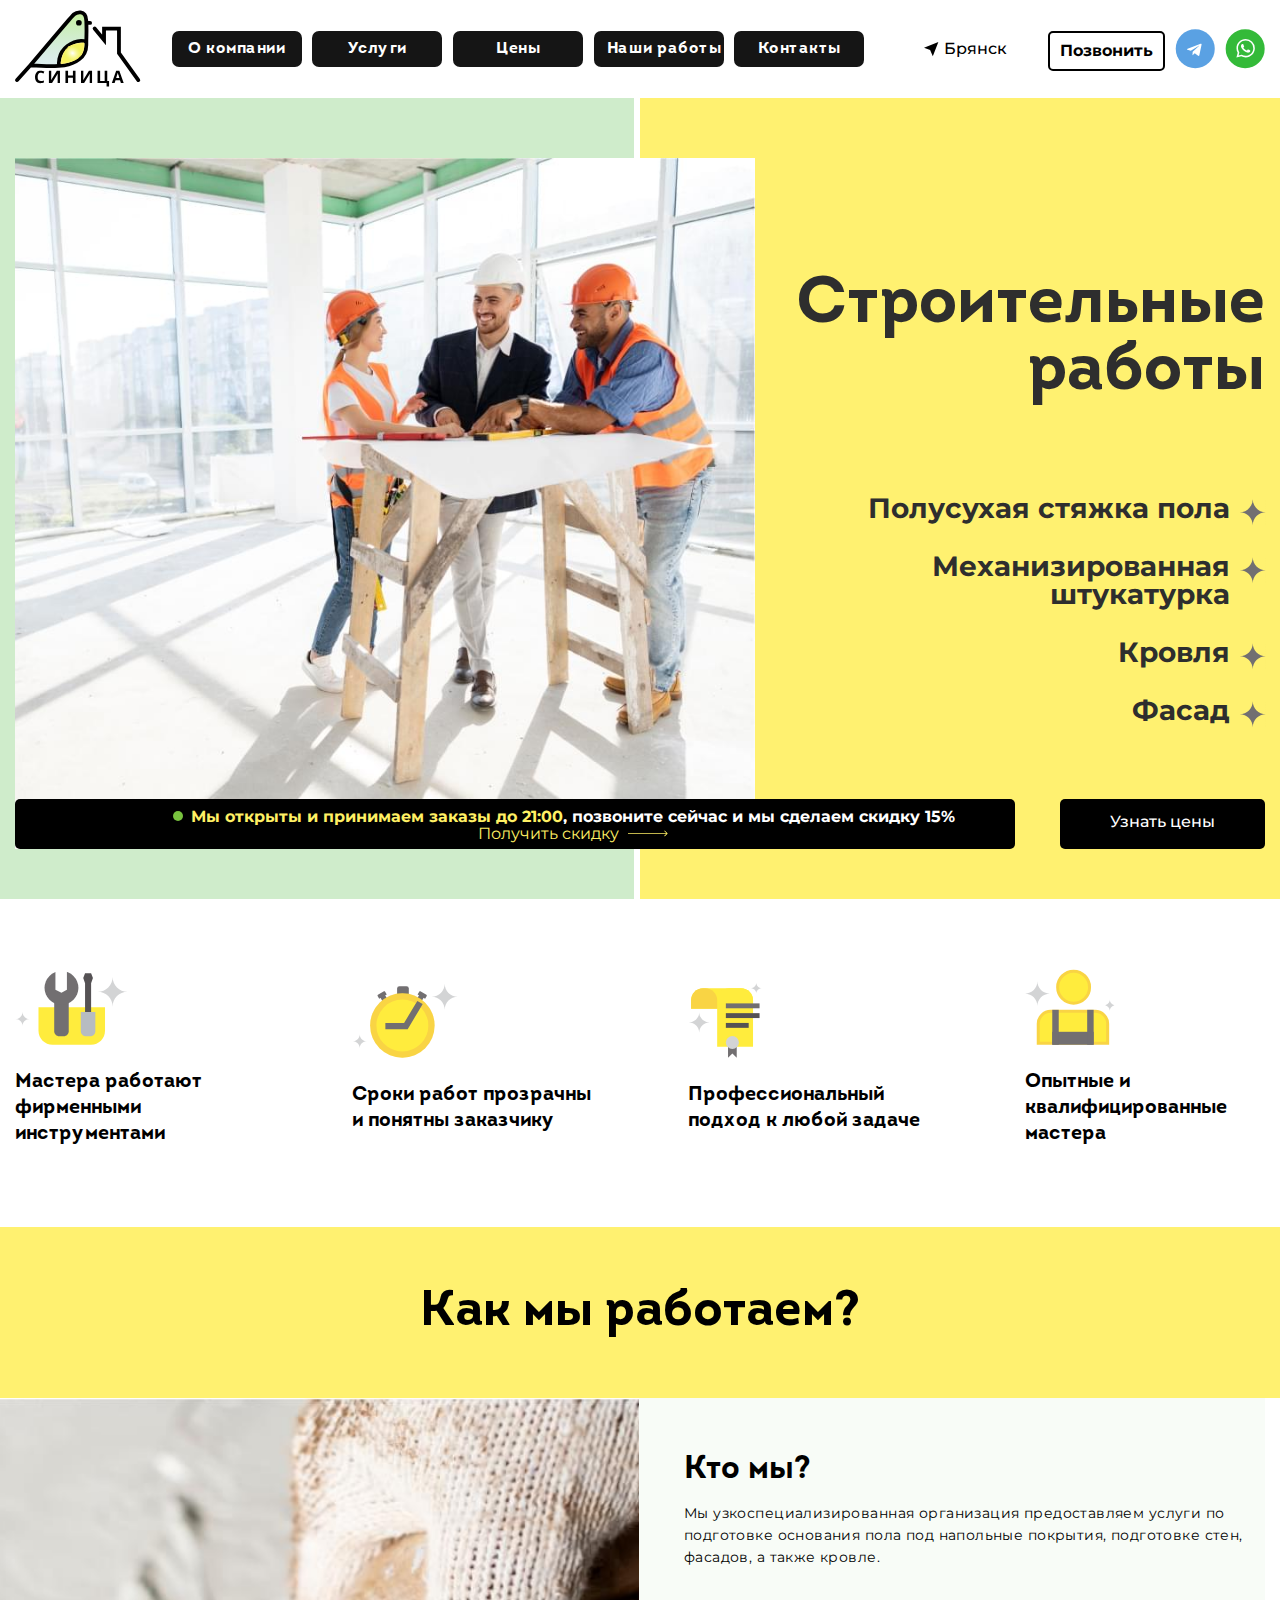
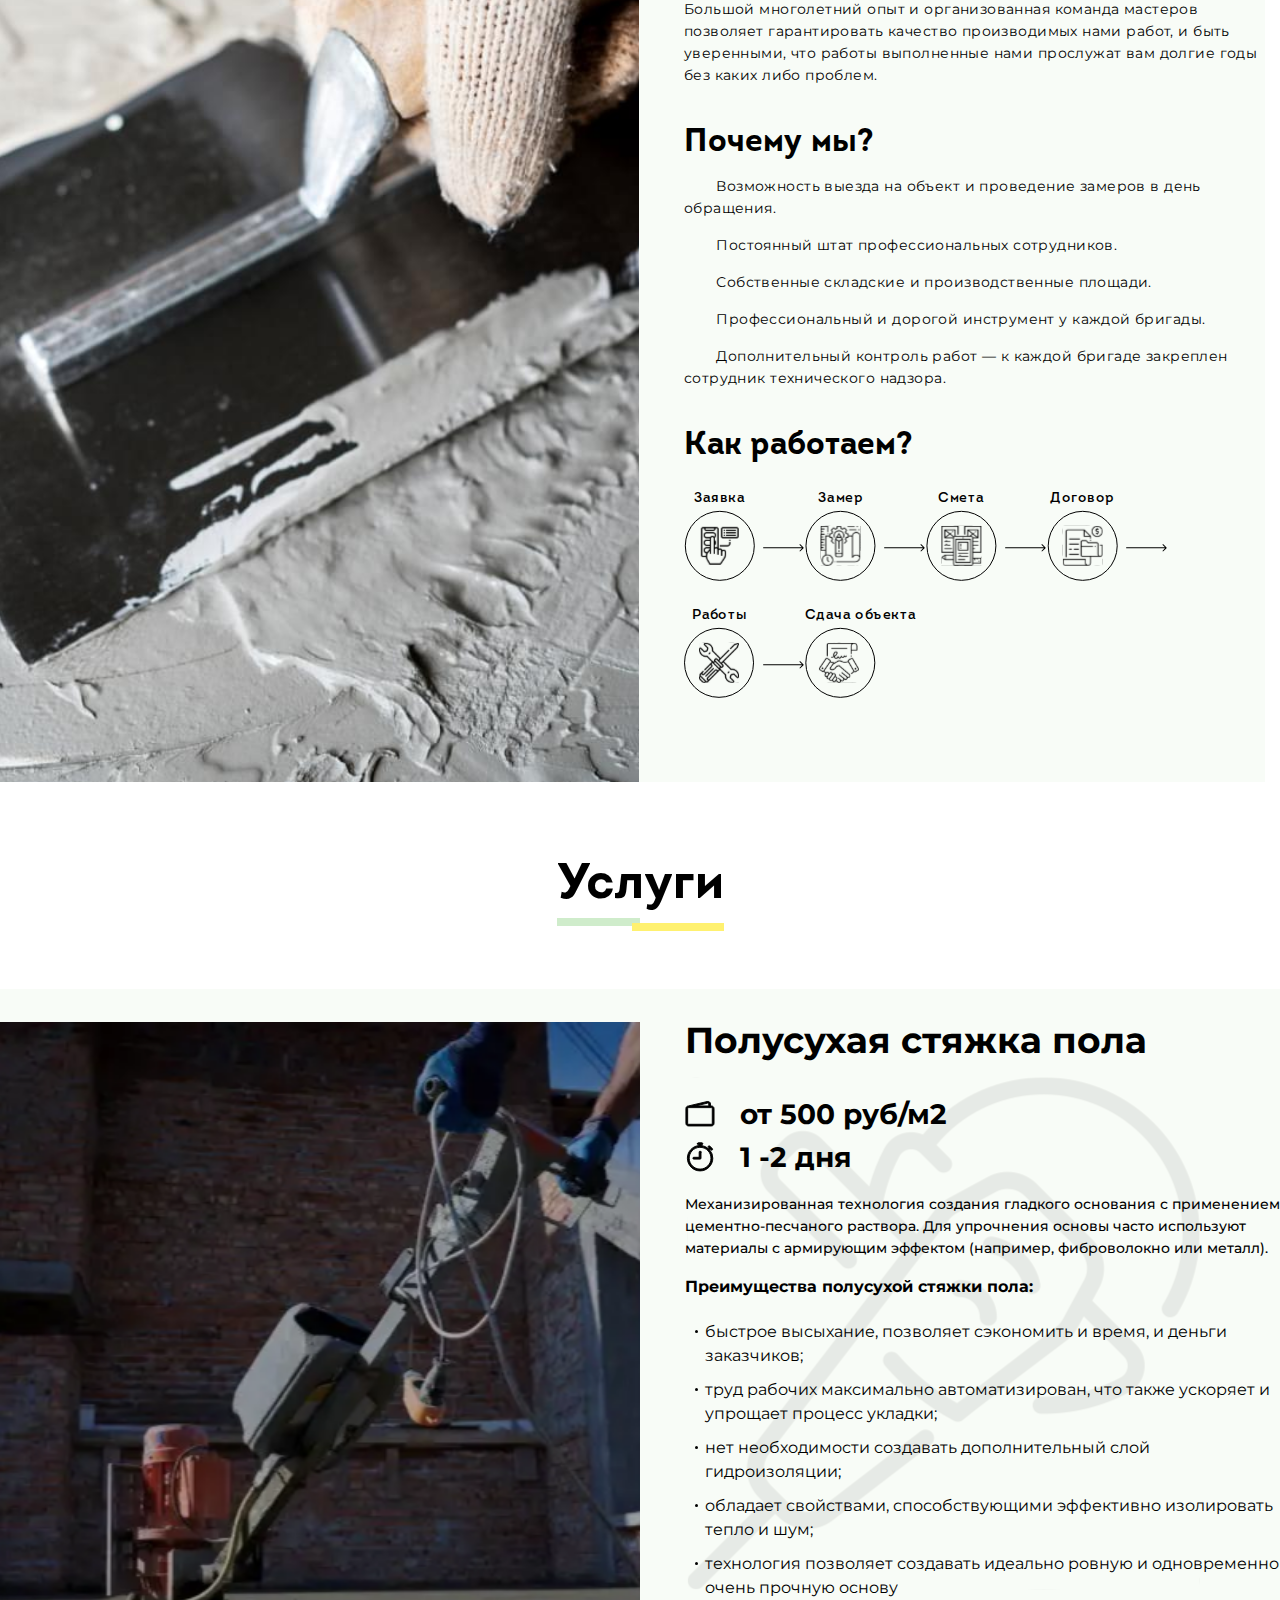
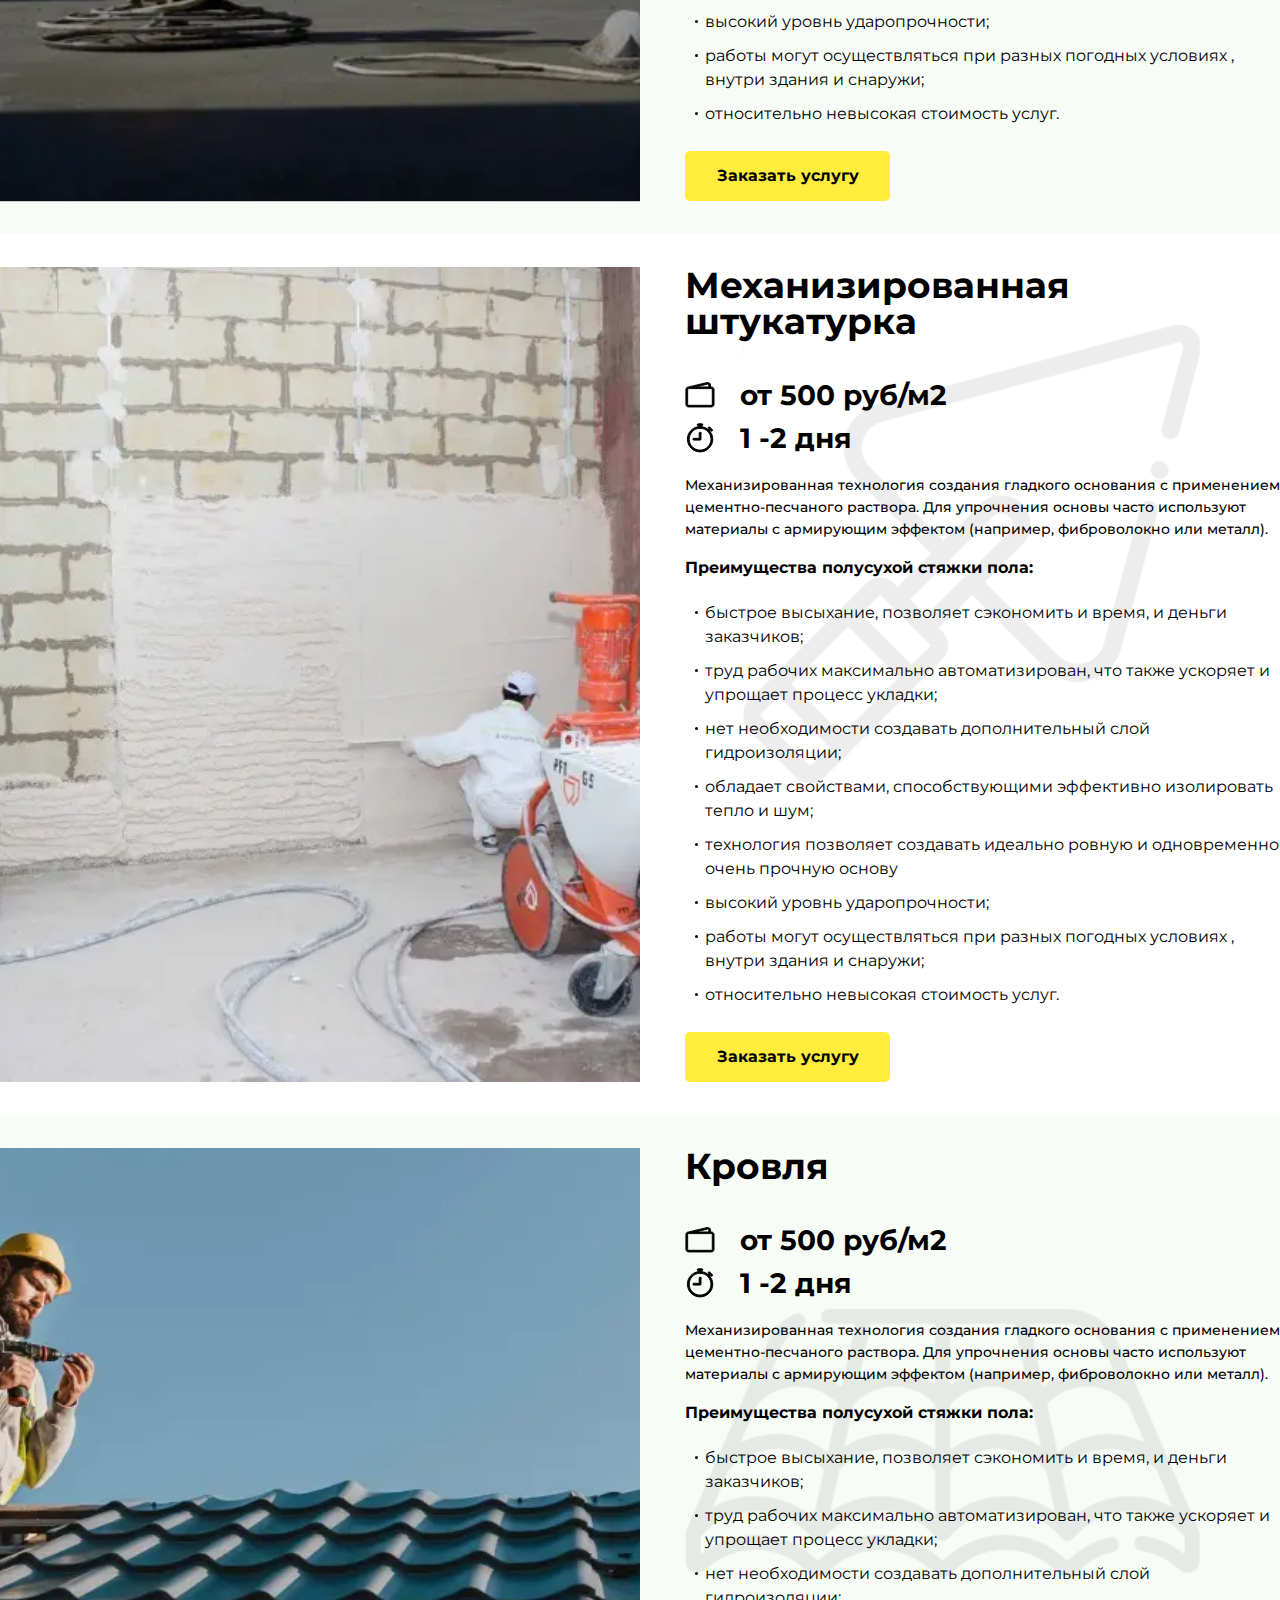
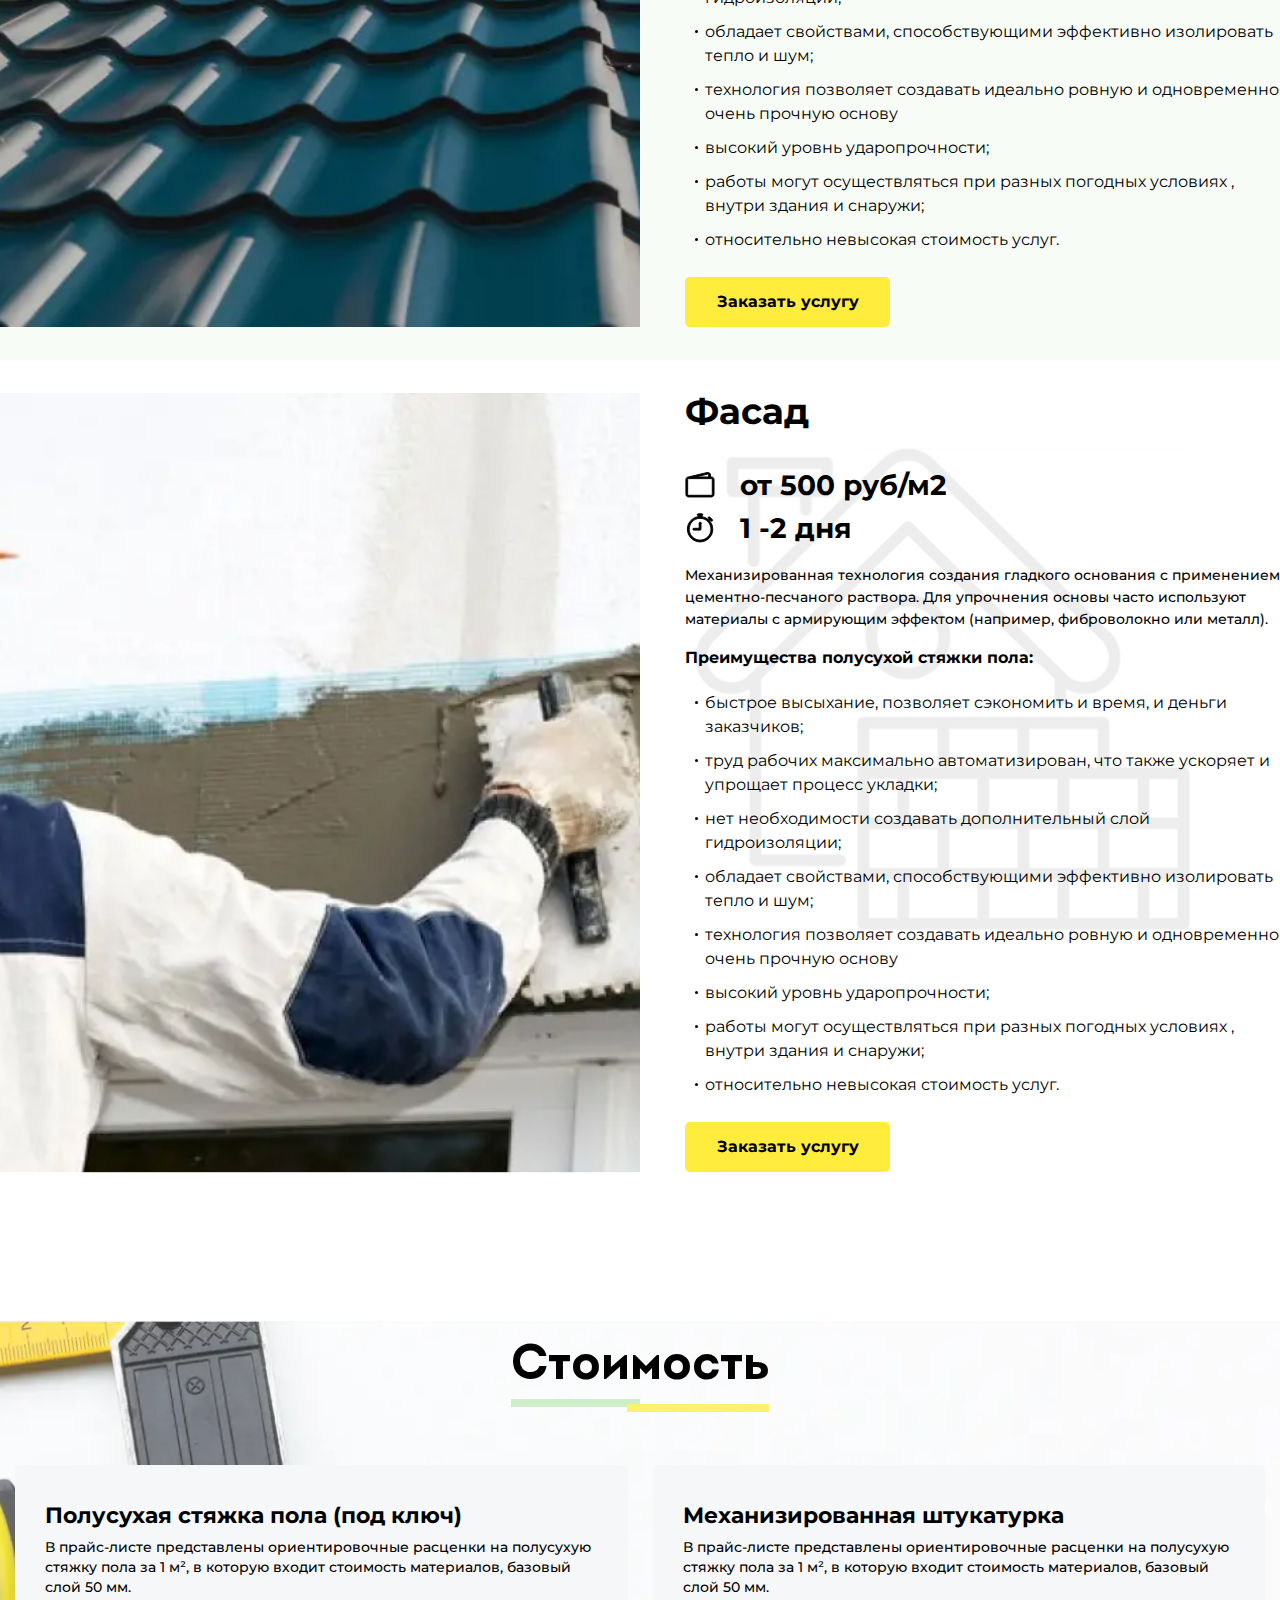
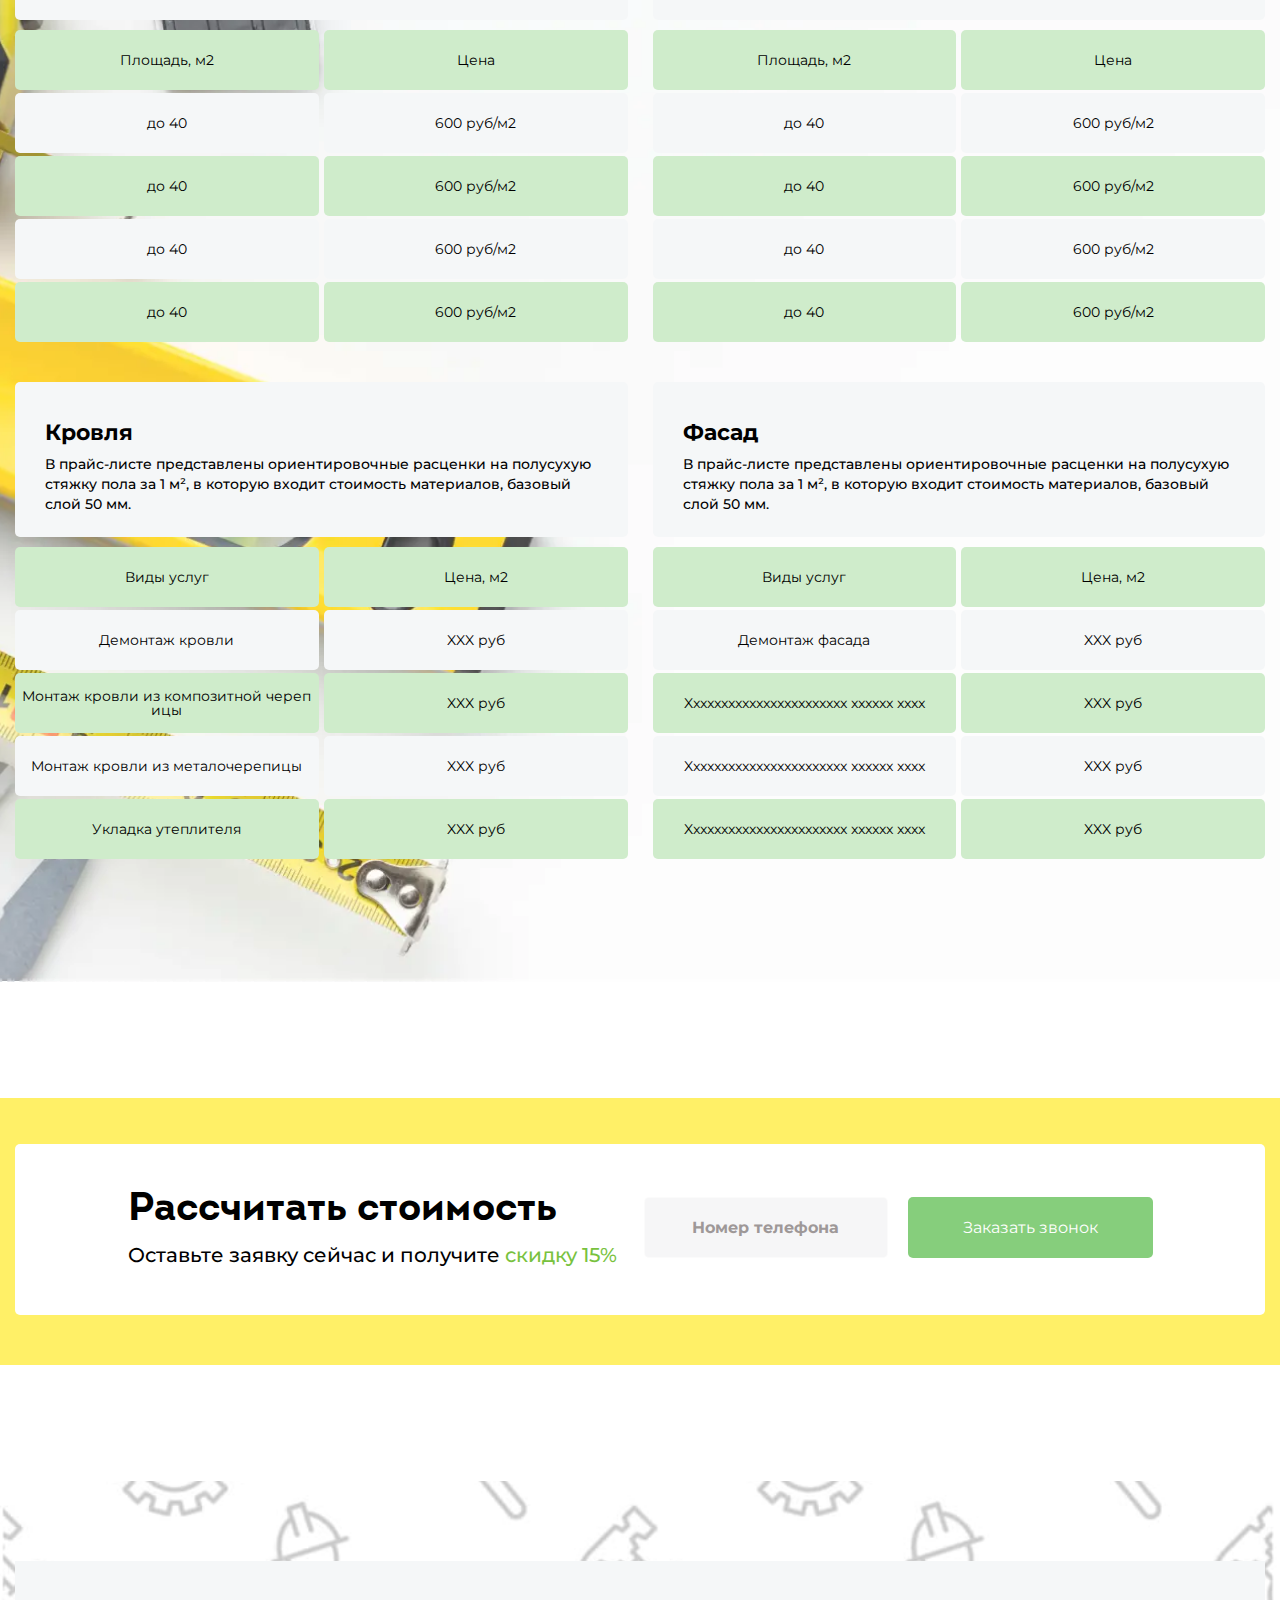
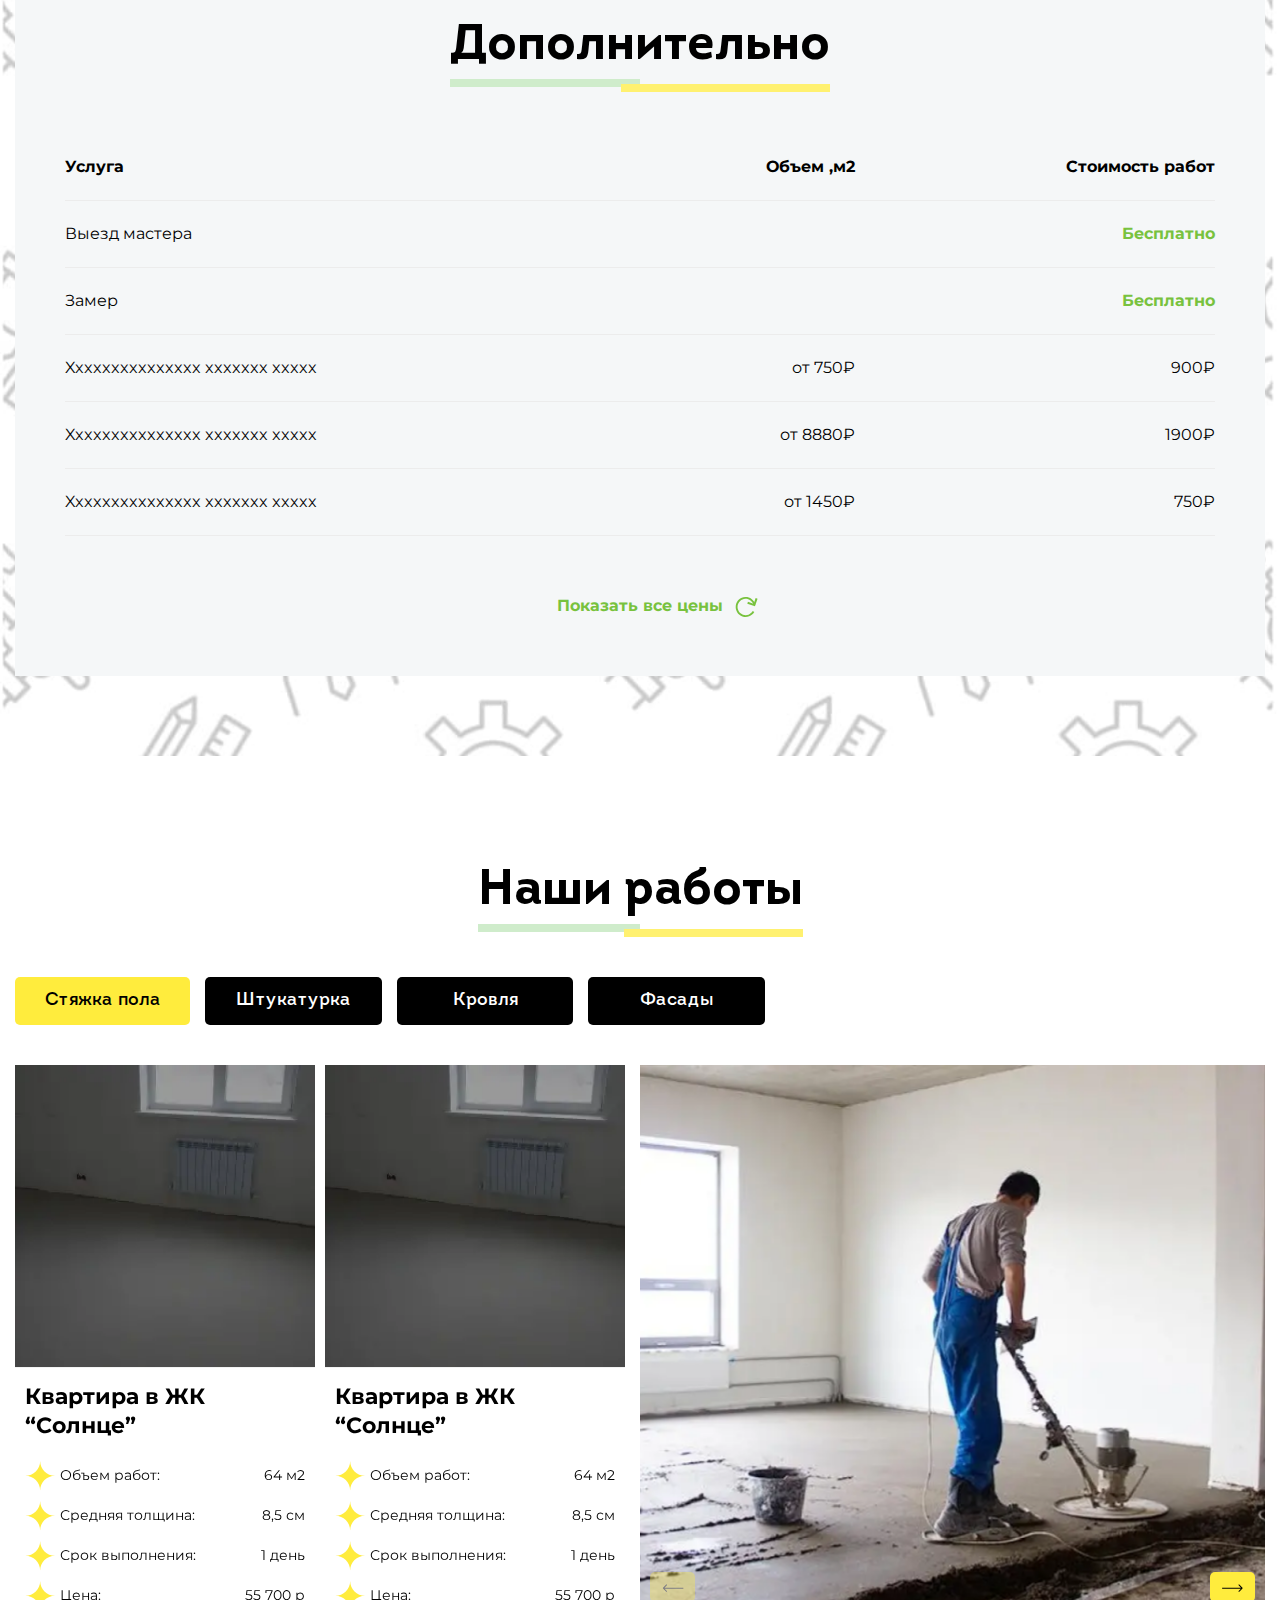
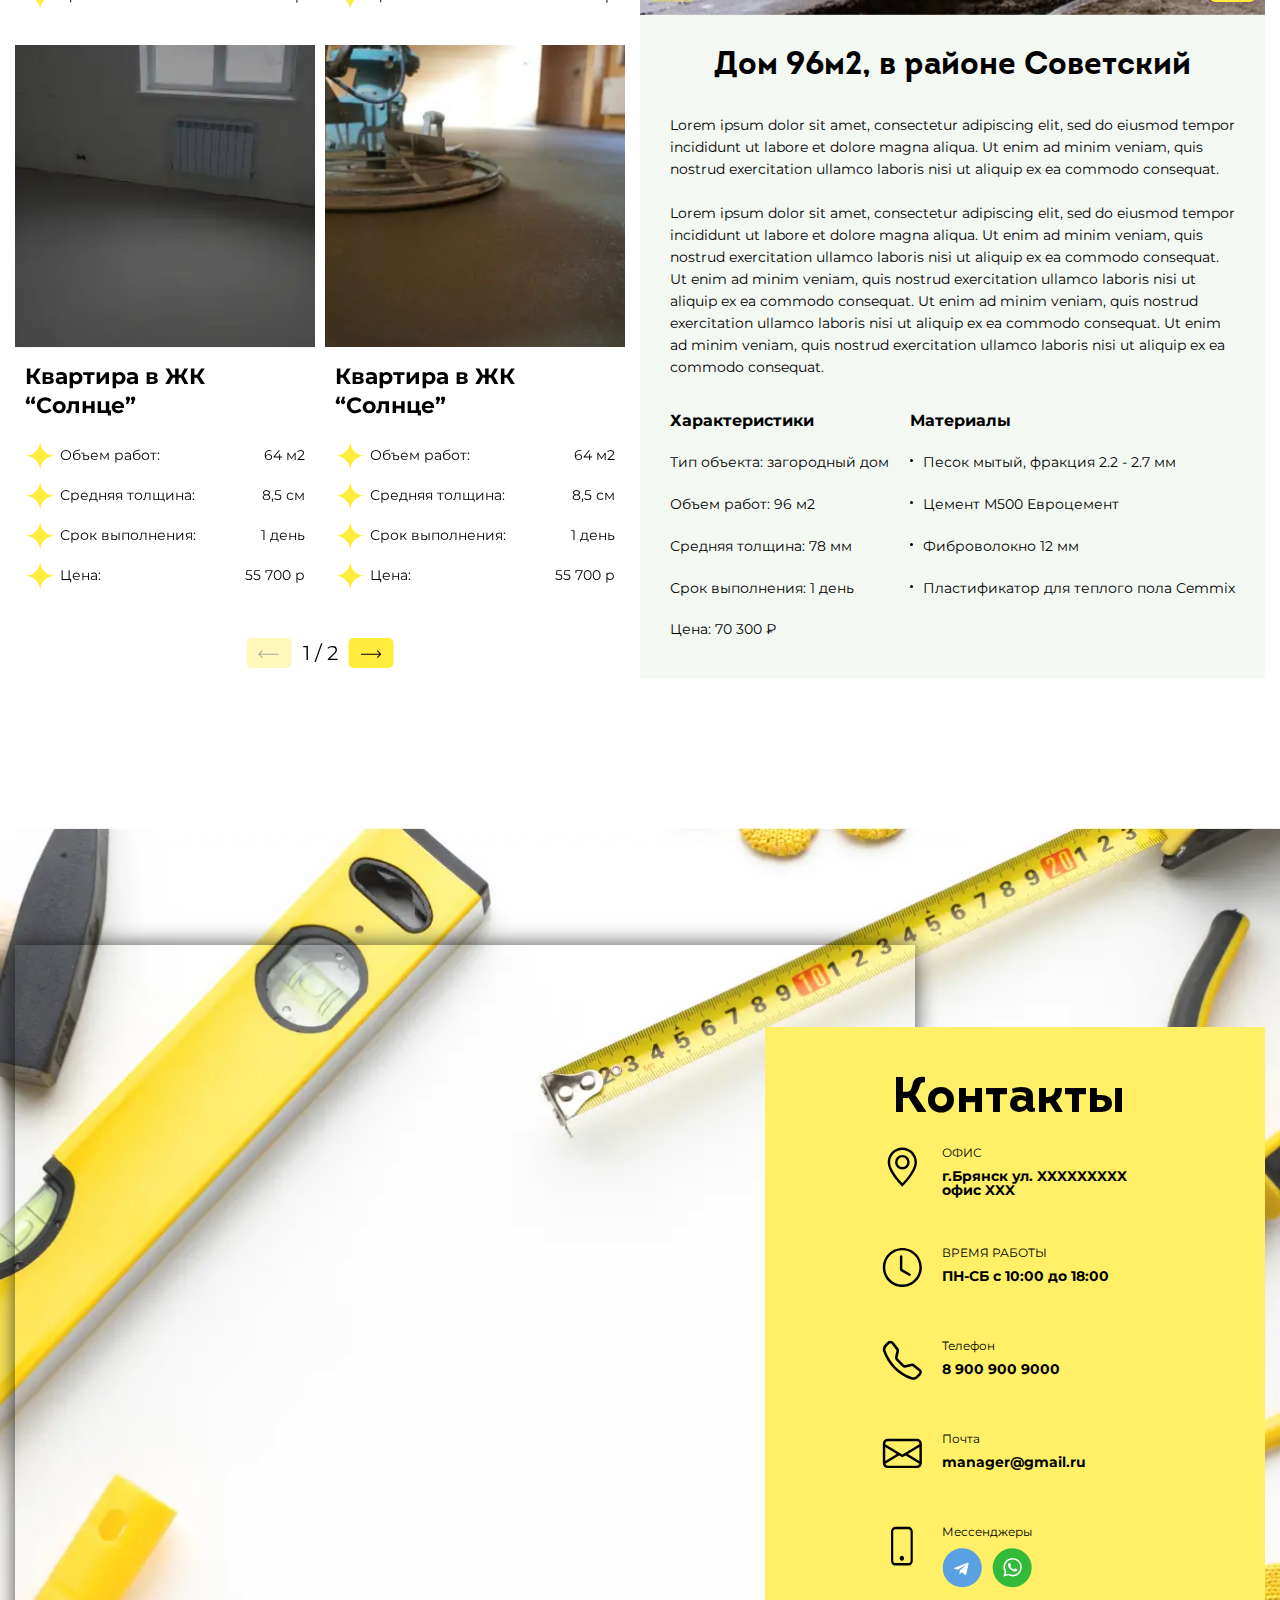
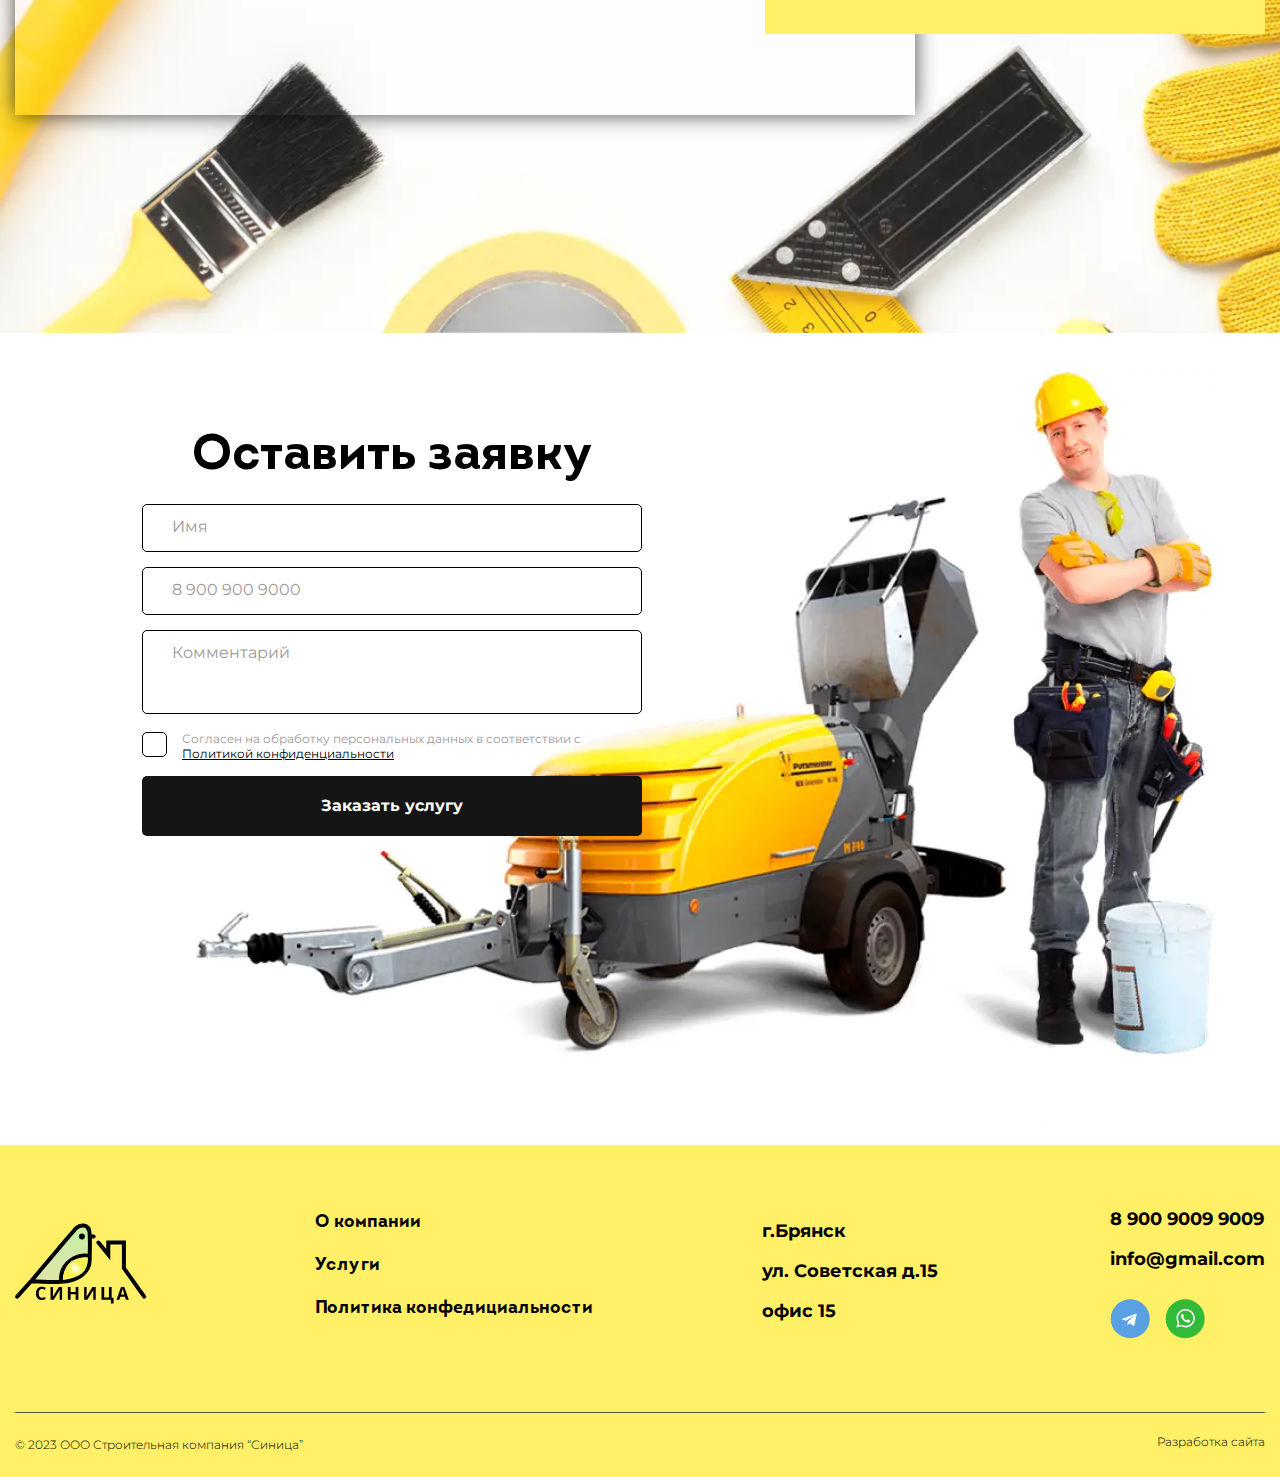
<file: index.html>
<!DOCTYPE html>
<html lang="ru">
<head>
  <meta charset="UTF-8">
  <meta http-equiv="X-UA-Compatible" content="IE=edge">
  <meta name="viewport" content="width=device-width, initial-scale=1.0">
  <link rel="stylesheet" href="css/style.min.css?_v=20230317112311">
  <title>Главная</title>
</head>


<body>
  <div class="wrapper">
    <header class="header lock-padding">
  <div class="header__container">
    <div class="header__body">
      <a href="" class="header__logo">
        <img src="images/logo.svg" alt=""></a>
        <div class="header__menu menu">
          <button type="button" class="menu__icon icon-menu">
            <span></span>
          </button>
          <nav class="menu__body">
            <div data-da=".header__menu, 475, 2" class="header__actions">
              <div class="header__geo">
                <svg class='svg-icon svg-geo'>
                <use xlink:href='/images/icons/icons.svg#geo'></use>
                </svg>
                <a href="#choose-city" class="header__city popup-link">Брянск</a>
              </div>
            </div>
            <ul class="menu__list">
              <li class="menu__item "><a href="#how-wedo" class="menu__link">О компании</a></li>
              <li class="menu__item "><a href="#services" class="menu__link">Услуги</a></li>
              <li class="menu__item "><a href="#price" class="menu__link">Цены</a></li>
              <li class="menu__item "><a href="#works" class="menu__link">Наши работы</a></li>
              <li class="menu__item"><a href="#contacts" class="menu__link">Контакты</a></li>
            </ul>
            <div data-da=".header__actions, 991.98" class="header__contacts contacts">
              <div class="contacts__call">
                <a class="contacts__tel" href="tel:0000000000">Позвонить</a>
              </div>
              <div class="contacts__messengers">
                <a href="http://t.me/тег" class="contacts__link contacts__telegram">
                  <svg class='svg-icon'>
                    <use xlink:href='/images/icons/icons.svg#tg'></use>
                    </svg>
                </a>
                  <a href="https://wa.me/номер" class="contacts__link contacts__whatsapp">
                    <svg class='svg-icon'>
                      <use xlink:href='/images/icons/icons.svg#whatsapp'></use>
                      </svg>
                  </a>
              </div>
            </div>
          </nav>
          <div class="contacts__messengers-head">
            <a href="tel:78009009090" class="contacts__link contacts__telehpone">
              <svg class='svg-icon'>
                <use xlink:href='/images/icons/icons.svg#call'></use>
                </svg>
            </a>
            <a href="http://t.me/тег" class="contacts__link contacts__telegram">
              <svg class='svg-icon'>
                <use xlink:href='/images/icons/icons.svg#tg'></use>
                </svg>
            </a>
              <a href="https://wa.me/номер" class="contacts__link contacts__whatsapp">
                <svg class='svg-icon'>
                  <use xlink:href='/images/icons/icons.svg#whatsapp'></use>
                  </svg>
              </a>
          </div>
          
        </div>
      </div>
    </div>
</header>


    <main class="page">
      <section class="mainscreen">
        <div data-da=".mainscreen__body, 991.98, 0" class="mainscreen__image">
          <picture>
            <source media="(max-width: 768px)" srcset="
              images/main/mainscreen/Frame-mobile.jpg " type="image/webp" />
            <source media="(max-width: 768px) " srcset="
                    images/main/mainscreen/Frame@1x.jpg 1x,
                    images/main/mainscreen/Frame@2x.jpg 2x
                  " type="image/webp" />
            <img src="images/main/mainscreen/Frame@1x.jpg" srcset="" alt="" />
          </picture>
        </div>
        <div class="mainscreen-wrapper">
          <div class="mainscreen__container">
            <div class="mainscreen__body">
              <div class="mainscreen__content">
                <h1 class="mainscreen__title">Строительные работы</h1>
                <ul class="mainscreen__list">
                  <li class="mainscreen__item">
                    <a class="mainscreen__link" href="#floor">Полусухая стяжка пола</a>
                  </li>
                  <li class="mainscreen__item">
                    <a class="mainscreen__link" href="#plaster">Механизированная штукатурка</a>
                  </li>
                  <li class="mainscreen__item">
                   <a class="mainscreen__link" href="#roof"> Кровля</a>
                  </li>
                  <li class="mainscreen__item">
                    <a class="mainscreen__link" href="#facade" >Фасад</a>
                  </li>
                </ul>
              </div>
              <div class="mainscreen__sale">
                <div class="sale__content sale-block">
                  <span class="sale__text-yellow">Мы открыты и принимаем заказы до 21:00</span>, позвоните сейчас и мы
                  сделаем скидку 15%
                </div>
                <a data-da=".sale__content, 992" href="#calculate" class="sale__get-sale sale-block">Получить скидку
                  <svg class="svg-icon svg-icon-arrow">
                    <use xlink:href="/images/icons/icons.svg#arrowR"></use>
                  </svg>
                </a>
                <a href="#price" class="sale__button sale-block ">Узнать цены</a>
              </div>
            </div>
          </div>
        </div>
        <div class="mainscreen-bottom__container">
          <div class="mainscreen__bottom">
            <div class="mainscreen__column">
              <div class="column__icon">
                <img src="images/main/mainscreen/1.svg" alt="" />
              </div>
              <div class="column__text">
                Мастера работают фирменными инструментами
              </div>
            </div>
            <div class="mainscreen__column">
              <div class="column__icon">
                <img src="images/main/mainscreen/2.svg" alt="" />
              </div>
              <div class="column__text">
                Сроки работ прозрачны и понятны заказчику
              </div>
            </div>
            <div class="mainscreen__column">
              <div class="column__icon">
                <img src="images/main/mainscreen/3.svg" alt="" />
              </div>
              <div class="column__text">
                Профессиональный подход к любой задаче
              </div>
            </div>
            <div class="mainscreen__column">
              <div class="column__icon">
                <img src="images/main/mainscreen/4.svg" alt="" />
              </div>
              <div class="column__text">
                Опытные и квалифицированные мастера
              </div>
            </div>
          </div>
        </div>
      </section>
      <section id="how-wedo" class="how-wedo">
        <div class="how-wedo__title title">Как мы работаем? </div>
        <div class="how-wedo__container">
          <div class="how-wedo__body">
            <div class="how-wedo__image">
              <picture>
                <img src="images/main/howWeDo/Frame@1x.jpg" srcset="" alt="" />
              </picture>
            </div>
            <div class="how-wedo__content">

              <div class="how-wedo__row">
                <h2 class="how-wedo__top">Кто мы?</h2>
                <div class="how-wedo__bottom">
                  <p>
                    Мы узкоспециализированная организация предоставляем услуги
                    по подготовке основания пола под напольные покрытия,
                    подготовке стен, фасадов, а также кровле.
                  </p>

                  <p>
                    Большой многолетний опыт и организованная команда мастеров
                    позволяет гарантировать качество производимых нами работ,
                    и быть уверенными, что работы выполненные нами прослужат
                    вам долгие годы без каких либо проблем.
                  </p>
                </div>
              </div>
              <div class="how-wedo__row">
                <h2 class="how-wedo__top">Почему мы?</h2>
                <div class="how-wedo__bottom">
                  <ul class="how-wedo__list">
                    <li class="how-wedo__item">
                      <svg class="svg-icon svg-icon-star">
                        <use xlink:href="/images/icons/icons.svg#star"></use>
                      </svg>
                      Возможность выезда на объект и проведение замеров в день
                      обращения.
                    </li>
                    <li class="how-wedo__item">
                      <svg class="svg-icon svg-icon-star">
                        <use xlink:href="/images/icons/icons.svg#star"></use>
                      </svg>
                      Постоянный штат профессиональных сотрудников.
                    </li>
                    <li class="how-wedo__item">
                      <svg class="svg-icon svg-icon-star">
                        <use xlink:href="/images/icons/icons.svg#star"></use>
                      </svg>
                      Собственные складские и производственные площади.
                    </li>
                    <li class="how-wedo__item">
                      <svg class="svg-icon svg-icon-star">
                        <use xlink:href="/images/icons/icons.svg#star"></use>
                      </svg>
                      Профессиональный и дорогой инструмент у каждой бригады.
                    </li>
                    <li class="how-wedo__item">
                      <svg class="svg-icon svg-icon-star">
                        <use xlink:href="/images/icons/icons.svg#star"></use>
                      </svg>
                      Дополнительный контроль работ — к каждой бригаде
                      закреплен сотрудник технического надзора.
                    </li>
                  </ul>
                </div>
              </div>
              <div class="how-wedo__row">
                <h2 class="how-wedo__top">Как работаем?</h2>
                <div class="how-wedo__bottom how-wedo__block-icons">
                  <div class="how-wedo__column">
                    <div class="column__body">
                      <div class="column__text">Заявка</div>
                      <div class="column__icon"><img src="images/main/howWeDo/1.svg" alt=""></div>
                    </div>

                  </div>
                  <div class="how-wedo__column">
                    <div class="column__body">
                      <div class="column__text">Замер</div>
                      <div class="column__icon"><img src="images/main/howWeDo/2.svg" alt=""></div>
                    </div>

                  </div>
                  <div class="how-wedo__column">
                    <div class="column__body">
                      <div class="column__text">Смета</div>
                      <div class="column__icon"><img src="images/main/howWeDo/3.svg" alt=""></div>
                    </div>

                  </div>
                  <div class="how-wedo__column">
                    <div class="column__body">
                      <div class="column__text">Договор</div>
                      <div class="column__icon"><img src="images/main/howWeDo/4.svg" alt=""></div>
                    </div>

                  </div>
                  <div class="how-wedo__column">
                    <div class="column__body">
                      <div class="column__text">Работы</div>
                      <div class="column__icon"><img src="images/main/howWeDo/5.svg" alt=""></div>
                    </div>

                  </div>
                  <div class="how-wedo__column">
                    <div class="column__body">
                      <div class="column__text">Сдача объекта</div>
                      <div class="column__icon"><img src="images/main/howWeDo/6.svg" alt=""></div>
                    </div>
                  </div>
                </div>
              </div>
            </div>
          </div>
        </div>
      </section>
      <section id="services" class="services">
        <h2 class="services__title title"><span class="line-decor">Услуги</span></h2>
        <div class="services__row">
          <div class="services__container">
            <div class="services__image">
              <picture><source srcset="images/main/services/1.webp" type="image/webp"><img src="images/main/services/1.jpg" alt=""></picture>
            </div>
            <div class="services__content">
              <div id="floor" class="content__title">Полусухая стяжка пола</div>
              <div class="content__subtitle">
                <div class="subtitle__row">
                  <div class="subtitle__icon"><svg class='svg-icon svg-icon-pocket'>
                      <use xlink:href='/images/icons/icons.svg#wallet'></use>
                    </svg></div>
                  <div class="subtitle__text">от 500 руб/м2</div>
                </div>
                <div class="subtitle__row">
                  <div class="subtitle__icon"><svg class='svg-icon svg-icon-pocket'>
                      <use xlink:href='/images/icons/icons.svg#clock'></use>
                    </svg></div>
                  <div class="subtitle__text">1 -2 дня</div>
                </div>
              </div>
              <div class="services__text">Механизированная технология создания гладкого основания с применением
                цементно-песчаного раствора. Для упрочнения основы часто используют материалы с армирующим эффектом
                (например, фиброволокно или металл).</div>
              <div class="services__privilege">
                <div class="privilege__title">Преимущества полусухой стяжки пола:</div>
                <ul class="privilege__list">
                  <li class="privilege__item">
                    быстрое высыхание, позволяет сэкономить и время, и деньги заказчиков;
                  </li>
                  <li class="privilege__item">
                    труд рабочих максимально автоматизирован, что также ускоряет и упрощает процесс укладки;

                  </li>
                  <li class="privilege__item">
                    нет необходимости создавать дополнительный слой гидроизоляции;

                  </li>
                  <li class="privilege__item">
                    обладает свойствами, способствующими эффективно изолировать тепло и шум;

                  </li>
                  <li class="privilege__item">
                    технология позволяет создавать идеально ровную и одновременно очень прочную основу

                  </li>
                  <li class="privilege__item">
                    высокий уровнь ударопрочности;


                  </li>
                  <li class="privilege__item">
                    работы могут осуществляться при разных погодных условиях , внутри здания и снаружи;


                  </li>
                  <li class="privilege__item">
                    относительно невысокая стоимость услуг.

                  </li>
                </ul>
              </div>
              <a href="#request" class="services__button">Заказать услугу</a>
              <div class="services__background">
                <img src="images/main/services/back1.svg" alt="">
              </div>
            </div>
          </div>
          </div">
        </div>
        <div class="services__row">
          <div class="services__container">
            <div class="services__image">
              <picture><source srcset="images/main/services/2.webp" type="image/webp"><img src="images/main/services/2.jpg" alt=""></picture>
            </div>
            <div class="services__content">
              <div id="plaster" class="content__title">Механизированная штукатурка </div>
              <div class="content__subtitle">
                <div class="subtitle__row">
                  <div class="subtitle__icon"><svg class='svg-icon svg-icon-pocket'>
                      <use xlink:href='/images/icons/icons.svg#wallet'></use>
                    </svg></div>
                  <div class="subtitle__text">от 500 руб/м2</div>
                </div>
                <div class="subtitle__row">
                  <div class="subtitle__icon"><svg class='svg-icon svg-icon-pocket'>
                      <use xlink:href='/images/icons/icons.svg#clock'></use>
                    </svg></div>
                  <div class="subtitle__text">1 -2 дня</div>
                </div>
              </div>
              <div class="services__text">Механизированная технология создания гладкого основания с применением
                цементно-песчаного раствора. Для упрочнения основы часто используют материалы с армирующим эффектом
                (например, фиброволокно или металл).</div>
              <div class="services__privilege">
                <div class="privilege__title">Преимущества полусухой стяжки пола:</div>
                <ul class="privilege__list">
                  <li class="privilege__item">
                    быстрое высыхание, позволяет сэкономить и время, и деньги заказчиков;
                  </li>
                  <li class="privilege__item">
                    труд рабочих максимально автоматизирован, что также ускоряет и упрощает процесс укладки;

                  </li>
                  <li class="privilege__item">
                    нет необходимости создавать дополнительный слой гидроизоляции;

                  </li>
                  <li class="privilege__item">
                    обладает свойствами, способствующими эффективно изолировать тепло и шум;

                  </li>
                  <li class="privilege__item">
                    технология позволяет создавать идеально ровную и одновременно очень прочную основу

                  </li>
                  <li class="privilege__item">
                    высокий уровнь ударопрочности;


                  </li>
                  <li class="privilege__item">
                    работы могут осуществляться при разных погодных условиях , внутри здания и снаружи;


                  </li>
                  <li class="privilege__item">
                    относительно невысокая стоимость услуг.

                  </li>
                </ul>
              </div>
              <a href="#request" class="services__button">Заказать услугу</a>
              <div class="services__background">
                <img src="images/main/services/back2.svg" alt="">
              </div>
            </div>
          </div>
          </div">
        </div>
        <div class="services__row">
          <div class="services__container">
            <div class="services__image">
              <picture><source srcset="images/main/services/3.webp" type="image/webp"><img src="images/main/services/3.jpg" alt=""></picture>
            </div>
            <div class="services__content">
              <div id="roof" class="content__title">Кровля</div>
              <div class="content__subtitle">
                <div class="subtitle__row">
                  <div class="subtitle__icon"><svg class='svg-icon svg-icon-pocket'>
                      <use xlink:href='/images/icons/icons.svg#wallet'></use>
                    </svg></div>
                  <div class="subtitle__text">от 500 руб/м2</div>
                </div>
                <div class="subtitle__row">
                  <div class="subtitle__icon"><svg class='svg-icon svg-icon-pocket'>
                      <use xlink:href='/images/icons/icons.svg#clock'></use>
                    </svg></div>
                  <div class="subtitle__text">1 -2 дня</div>
                </div>
              </div>
              <div class="services__text">Механизированная технология создания гладкого основания с применением
                цементно-песчаного раствора. Для упрочнения основы часто используют материалы с армирующим эффектом
                (например, фиброволокно или металл).</div>
              <div class="services__privilege">
                <div class="privilege__title">Преимущества полусухой стяжки пола:</div>
                <ul class="privilege__list">
                  <li class="privilege__item">
                    быстрое высыхание, позволяет сэкономить и время, и деньги заказчиков;
                  </li>
                  <li class="privilege__item">
                    труд рабочих максимально автоматизирован, что также ускоряет и упрощает процесс укладки;

                  </li>
                  <li class="privilege__item">
                    нет необходимости создавать дополнительный слой гидроизоляции;

                  </li>
                  <li class="privilege__item">
                    обладает свойствами, способствующими эффективно изолировать тепло и шум;

                  </li>
                  <li class="privilege__item">
                    технология позволяет создавать идеально ровную и одновременно очень прочную основу

                  </li>
                  <li class="privilege__item">
                    высокий уровнь ударопрочности;


                  </li>
                  <li class="privilege__item">
                    работы могут осуществляться при разных погодных условиях , внутри здания и снаружи;


                  </li>
                  <li class="privilege__item">
                    относительно невысокая стоимость услуг.

                  </li>
                </ul>
              </div>
              <a href="#request" class="services__button">Заказать услугу</a>
              <div class="services__background">
                <img src="images/main/services/back3.svg" alt="">
              </div>
            </div>
          </div>
          </div">
        </div>
        <div class="services__row">
          <div class="services__container">
            <div class="services__image">
              <picture><source srcset="images/main/services/4.webp" type="image/webp"><img src="images/main/services/4.jpg" alt=""></picture>
            </div>
            <div class="services__content">
              <div id="facade" class="content__title">Фасад</div>
              <div class="content__subtitle">
                <div class="subtitle__row">
                  <div class="subtitle__icon"><svg class='svg-icon svg-icon-pocket'>
                      <use xlink:href='/images/icons/icons.svg#wallet'></use>
                    </svg></div>
                  <div class="subtitle__text">от 500 руб/м2</div>
                </div>
                <div class="subtitle__row">
                  <div class="subtitle__icon"><svg class='svg-icon svg-icon-pocket'>
                      <use xlink:href='/images/icons/icons.svg#clock'></use>
                    </svg></div>
                  <div class="subtitle__text">1 -2 дня</div>
                </div>
              </div>
              <div class="services__text">Механизированная технология создания гладкого основания с применением
                цементно-песчаного раствора. Для упрочнения основы часто используют материалы с армирующим эффектом
                (например, фиброволокно или металл).</div>
              <div class="services__privilege">
                <div class="privilege__title">Преимущества полусухой стяжки пола:</div>
                <ul class="privilege__list">
                  <li class="privilege__item">
                    быстрое высыхание, позволяет сэкономить и время, и деньги заказчиков;
                  </li>
                  <li class="privilege__item">
                    труд рабочих максимально автоматизирован, что также ускоряет и упрощает процесс укладки;

                  </li>
                  <li class="privilege__item">
                    нет необходимости создавать дополнительный слой гидроизоляции;

                  </li>
                  <li class="privilege__item">
                    обладает свойствами, способствующими эффективно изолировать тепло и шум;

                  </li>
                  <li class="privilege__item">
                    технология позволяет создавать идеально ровную и одновременно очень прочную основу

                  </li>
                  <li class="privilege__item">
                    высокий уровнь ударопрочности;


                  </li>
                  <li class="privilege__item">
                    работы могут осуществляться при разных погодных условиях , внутри здания и снаружи;


                  </li>
                  <li class="privilege__item">
                    относительно невысокая стоимость услуг.

                  </li>
                </ul>
              </div>
              <a href="#request" class="services__button">Заказать услугу</a>
              <div class="services__background">
                <img src="images/main/services/back4.svg" alt="">
              </div>
            </div>
          </div>
          </div">
        </div>
      </section>
      <section id="price" class="price">
        <div class="price__image-ibg">
          <picture><source srcset="images/main/price/back.webp" type="image/webp"><img src="images/main/price/back.jpg" alt=""></picture>
        </div>
        <div class="price__container">
          <div class="price__title title"><span class="line-decor">Стоимость</span></div>
          <div class="price__body">
            <div class="price__table">
              <div class="price__block">
                <div class="block-price__head">
                  <div class="block-price__title">Полусухая стяжка пола (под ключ)</div>
                  <div class="block-price__subtitle">В прайс-листе представлены ориентировочные расценки на полусухую
                    стяжку пола за 1 м², в которую входит стоимость материалов, базовый слой 50 мм.</div>
                </div>
                <div class="block-price__body">
                  <div class="block-price__line">
                    <div class="block-price__info block-price__header">Площадь, м2</div>
                    <div class="block-price__info block-price__header">Цена</div>
                  </div>
                  <div class="block-price__line">
                    <div class="block-price__info">до 40</div>
                    <div class="block-price__info">600 руб/м2</div>
                  </div>
                  <div class="block-price__line">
                    <div class="block-price__info">до 40</div>
                    <div class="block-price__info">600 руб/м2</div>
                  </div>
                  <div class="block-price__line">
                    <div class="block-price__info">до 40</div>
                    <div class="block-price__info">600 руб/м2</div>
                  </div>
                  <div class="block-price__line">
                    <div class="block-price__info">до 40</div>
                    <div class="block-price__info">600 руб/м2</div>
                  </div>
                </div>
              </div>
            </div>
            <div class="price__table">
              <div class="price__block">
                <div class="block-price__head">
                  <div class="block-price__title">Механизированная штукатурка </div>
                  <div class="block-price__subtitle">В прайс-листе представлены ориентировочные расценки на полусухую
                    стяжку пола за 1 м², в которую входит стоимость материалов, базовый слой 50 мм.</div>
                </div>
                <div class="block-price__body">
                  <div class="block-price__line">
                    <div class="block-price__info block-price__header">Площадь, м2</div>
                    <div class="block-price__info block-price__header">Цена</div>
                  </div>
                  <div class="block-price__line">
                    <div class="block-price__info">до 40</div>
                    <div class="block-price__info">600 руб/м2</div>
                  </div>
                  <div class="block-price__line">
                    <div class="block-price__info">до 40</div>
                    <div class="block-price__info">600 руб/м2</div>
                  </div>
                  <div class="block-price__line">
                    <div class="block-price__info">до 40</div>
                    <div class="block-price__info">600 руб/м2</div>
                  </div>
                  <div class="block-price__line">
                    <div class="block-price__info">до 40</div>
                    <div class="block-price__info">600 руб/м2</div>
                  </div>
                </div>
              </div>
            </div>
            <div class="price__table">
              <div class="price__block">
                <div class="block-price__head">
                  <div class="block-price__title">Кровля</div>
                  <div class="block-price__subtitle">В прайс-листе представлены ориентировочные расценки на полусухую
                    стяжку пола за 1 м², в которую входит стоимость материалов, базовый слой 50 мм.</div>
                </div>
                <div class="block-price__body">
                  <div class="block-price__line">
                    <div class="block-price__info block-price__header">Виды услуг </div>
                    <div class="block-price__info block-price__header">Цена, м2</div>
                  </div>
                  <div class="block-price__line">
                    <div class="block-price__info">Демонтаж кровли</div>
                    <div class="block-price__info">XXX руб</div>
                  </div>
                  <div class="block-price__line">
                    <div class="block-price__info">Монтаж кровли из композитной черепицы</div>
                    <div class="block-price__info">XXX руб</div>
                  </div>
                  <div class="block-price__line">
                    <div class="block-price__info">Монтаж кровли из металочерепицы</div>
                    <div class="block-price__info">XXX руб</div>
                  </div>
                  <div class="block-price__line">
                    <div class="block-price__info">Укладка утеплителя </div>
                    <div class="block-price__info">XXX руб</div>
                  </div>
                </div>
              </div>
            </div>
            <div class="price__table">
              <div class="price__block">
                <div class="block-price__head">
                  <div class="block-price__title">Фасад</div>
                  <div class="block-price__subtitle">В прайс-листе представлены ориентировочные расценки на полусухую
                    стяжку пола за 1 м², в которую входит стоимость материалов, базовый слой 50 мм.</div>
                </div>
                <div class="block-price__body">
                  <div class="block-price__line">
                    <div class="block-price__info block-price__header">Виды услуг </div>
                    <div class="block-price__info block-price__header">Цена, м2</div>
                  </div>
                  <div class="block-price__line">
                    <div class="block-price__info">Демонтаж фасада </div>
                    <div class="block-price__info">XXX руб</div>
                  </div>
                  <div class="block-price__line">
                    <div class="block-price__info">Xxxxxxxxxxxxxxxxxxxxxxx xxxxxx xxxx</div>
                    <div class="block-price__info">XXX руб</div>
                  </div>
                  <div class="block-price__line">
                    <div class="block-price__info">Xxxxxxxxxxxxxxxxxxxxxxx xxxxxx xxxx</div>
                    <div class="block-price__info">XXX руб</div>
                  </div>
                  <div class="block-price__line">
                    <div class="block-price__info">Xxxxxxxxxxxxxxxxxxxxxxx xxxxxx xxxx</div>
                    <div class="block-price__info">XXX руб</div>
                  </div>
                </div>
              </div>
            </div>
          </div>
        </div>
      </section>
      <section id="calculate" class="calculate">
        <div class="calculate__container">
          <div class="calculate__body">
            <div class="calculate__left">
              <div  class="calculate__title">Рассчитать стоимость </div>
              <div class="calculate__subtitle">Оставьте заявку сейчас и получите <span class="text-green">скидку
                  15%</span></div>
            </div>
            <div class="calculate__right">
              <form action="" class="calculate__form">
                <fieldset class="calculate__fieldset">
                  <input id="js-tel"  placeholder=" " class="calculate__input js-tel" type="tel" name="" id="formtel">
                  <label class="calculate__label" for="formtel">Номер телефона</label>
                </fieldset>
                <button class="calculate__button btn" type="submit">Заказать звонок</button>
              </form>
            </div>
          </div>
        </div>
      </section>
      <section class="add-more">
        <div class="add-more__background add-more__image-ibg">
          <img src="images/main/add more/back.jpg" alt="">
          <div class="add-more__container">
            <div class="add-more__body">
              <div class="add-more__title title"><span class="line-decor">Дополнительно</span></div>
              <div class="add-more__table">
                <div class="table__row js-table__row">
                  <div class="table__left" style="font-weight: bold">Услуга</div>
                  <div class="table__right">
                    <div class="table__volume" style="font-weight: bold">Объем ,м2</div>
                    <div class="table__price" style="font-weight: bold;">Стоимость работ</div>
                  </div>
                </div>
                <div class="table__row js-table__row">
                  <div class="table__left">Выезд мастера</div>
                  <div class="table__right">
                    <div class="table__volume"></div>
                    <div class="table__price"><span class="text-green">Бесплатно</span></div>
                  </div>
                </div>
                <div class="table__row js-table__row">
                  <div class="table__left">Замер</div>
                  <div class="table__right">
                    <div class="table__volume"></div>
                    <div class="table__price"><span class="text-green">Бесплатно</span></div>
                  </div>
                </div>
                <div class="table__row js-table__row">
                  <div class="table__left">Xxxxxxxxxxxxxxx xxxxxxx xxxxx</div>
                  <div class="table__right">
                    <div class="table__volume">от 750₽</div>
                    <div class="table__price">900₽</div>
                  </div>
                </div>
                <div class="table__row js-table__row">
                  <div class="table__left">Xxxxxxxxxxxxxxx xxxxxxx xxxxx</div>
                  <div class="table__right">
                    <div class="table__volume">от 8880₽</div>
                    <div class="table__price">1900₽</div>
                  </div>
                </div>
                <div class="table__row js-table__row">
                  <div class="table__left">Xxxxxxxxxxxxxxx xxxxxxx xxxxx</div>
                  <div class="table__right">
                    <div class="table__volume">от 1450₽</div>
                    <div class="table__price">750₽</div>
                  </div>
                </div>
                <div class="table__row js-table__row">
                  <div class="table__left">Xxxxxxxxxxxxxxx xxxxxxx xxxxx</div>
                  <div class="table__right">
                    <div class="table__volume">от 1450₽</div>
                    <div class="table__price">750₽</div>
                  </div>
                </div>
                <div class="table__row js-table__row">
                  <div class="table__left">Xxxxxxxxxxxxxxx xxxxxxx xxxxx</div>
                  <div class="table__right">
                    <div class="table__volume">от 1450₽</div>
                    <div class="table__price">750₽</div>
                  </div>
                </div>
                <div class="table__row js-table__row">
                  <div class="table__left">Xxxxxxxxxxxxxxx xxxxxxx xxxxx</div>
                  <div class="table__right">
                    <div class="table__volume">от 1450₽</div>
                    <div class="table__price">750₽</div>
                  </div>
                </div>
                <div class="table__row js-table__row">
                  <div class="table__left">Xxxxxxxxxxxxxxx xxxxxxx xxxxx</div>
                  <div class="table__right">
                    <div class="table__volume">от 1450₽</div>
                    <div class="table__price">750₽</div>
                  </div>
                </div>
                <div class="table__row js-table__row">
                  <div class="table__left">Xxxxxxxxxxxxxxx xxxxxxx xxxxx</div>
                  <div class="table__right">
                    <div class="table__volume">от 1450₽</div>
                    <div class="table__price">750₽</div>
                  </div>
                </div>
                <button class="table__button js-table__button"><span>Показать все цены</span></button>
              </div>
            </div>
          </div>
        </div>
      </section>
      <section id="works" class="works">
        <div class="works__container">
          <div class="works__body">
            <div class="works__title title"> <span class="line-decor">Наши работы</span></div>
            <div class="works__tabs js-tab-wrapper">
            <a data-id="1" class="btn-tabs btn js-tab-button active dropdown-btn" id="btn">
              <span>Стяжка пола</span>
            </a>
            <div class="dropdown dropdown-tabs " id="dropdown">
              <a data-id="2" class="js-tab-button btn btn-black">
                Штукатурка
              </a>
              <a data-id="3" class="js-tab-button btn btn-black">
                Кровля
              </a>
              <a data-id="4" class="js-tab-button btn btn-black">
                Фасады
              </a>
            </div>
            </div>
            <!-- Стяжка пола -->
            <div id="1" class="works__content js-tab-content active">
              <!-- ЛЕВЫЙ СЛАЙДЕР-->
              <div class="left-works__slider swiper">
                <div class="left-works__wrapper swiper-wrapper">
                  <div class="left-works__slide swiper-slide">

                    <div class="left-works__body">
                      <div class="left-works__image">
                        <picture><source srcset="images/main/works/sliderL1.webp" type="image/webp"><img src="images/main/works/sliderL1.jpg" alt=""></picture>
                        <button class="left-works__showmore">Подробнее</button>
                      </div>
                      <div class="left-works__title">Квартира в ЖК “Солнце”</div>
                      <div class="left-works__content">
                        <ul class="left-works__list">
                          <li class="left-works__item">Объем работ: <span>64 м2</span></li>
                          <li class="left-works__item">Средняя толщина: <span>8,5 см</span></li>
                          <li class="left-works__item">Срок выполнения: <span>1 день</span></li>
                          <li class="left-works__item">Цена: <span>55 700 р</span></li>
                        </ul>
                      </div>

                    </div>
                  </div>
                  <div class="left-works__slide swiper-slide">
                    <div class="left-works__body">
                      <div class="left-works__image">
                        <picture><source srcset="images/main/works/sliderL1.webp" type="image/webp"><img src="images/main/works/sliderL1.jpg" alt=""></picture>
                        <button class="left-works__showmore">Подробнее</button>
                      </div>
                      <div class="left-works__title">Квартира в ЖК “Солнце”</div>
                      <div class="left-works__content">
                        <ul class="left-works__list">
                          <li class="left-works__item">Объем работ: <span>64 м2</span></li>
                          <li class="left-works__item">Средняя толщина: <span>8,5 см</span></li>
                          <li class="left-works__item">Срок выполнения: <span>1 день</span></li>
                          <li class="left-works__item">Цена: <span>55 700 р</span></li>
                        </ul>
                      </div>

                    </div>
                  </div>
                  <div class="left-works__slide swiper-slide">
                    <div class="left-works__body">
                      <div class="left-works__image">
                        <picture><source srcset="images/main/works/sliderL1.webp" type="image/webp"><img src="images/main/works/sliderL1.jpg" alt=""></picture>
                        <button class="left-works__showmore">Подробнее</button>
                      </div>
                      <div class="left-works__title">Квартира в ЖК “Солнце”</div>
                      <div class="left-works__content">
                        <ul class="left-works__list">
                          <li class="left-works__item">Объем работ: <span>64 м2</span></li>
                          <li class="left-works__item">Средняя толщина: <span>8,5 см</span></li>
                          <li class="left-works__item">Срок выполнения: <span>1 день</span></li>
                          <li class="left-works__item">Цена: <span>55 700 р</span></li>
                        </ul>
                      </div>

                    </div>
                  </div>
                  <div class="left-works__slide swiper-slide">
                    <div class="left-works__body">
                      <div class="left-works__image">
                        <picture><source srcset="images/main/works/sliderL1.webp" type="image/webp"><img src="images/main/works/sliderL1.jpg" alt=""></picture>
                        <button class="left-works__showmore">Подробнее</button>
                      </div>
                      <div class="left-works__title">Квартира в ЖК “Солнце”</div>
                      <div class="left-works__content">
                        <ul class="left-works__list">
                          <li class="left-works__item">Объем работ: <span>64 м2</span></li>
                          <li class="left-works__item">Средняя толщина: <span>8,5 см</span></li>
                          <li class="left-works__item">Срок выполнения: <span>1 день</span></li>
                          <li class="left-works__item">Цена: <span>55 700 р</span></li>
                        </ul>
                      </div>

                    </div>
                  </div>
                  <div class="left-works__slide swiper-slide">
                    <div class="left-works__body">
                      <div class="left-works__image">
                        <picture><source srcset="images/main/works/sliderL2.webp" type="image/webp"><img src="images/main/works/sliderL2.jpg" alt=""></picture>
                        <button class="left-works__showmore">Подробнее</button>
                      </div>
                      <div class="left-works__title">Квартира в ЖК “Солнце”</div>
                      <div class="left-works__content">
                        <ul class="left-works__list">
                          <li class="left-works__item">Объем работ: <span>64 м2</span></li>
                          <li class="left-works__item">Средняя толщина: <span>8,5 см</span></li>
                          <li class="left-works__item">Срок выполнения: <span>1 день</span></li>
                          <li class="left-works__item">Цена: <span>55 700 р</span></li>
                        </ul>
                      </div>

                    </div>
                  </div>
                  <div class="left-works__slide swiper-slide">
                    <div class="left-works__body">
                      <div class="left-works__image">
                        <picture><source srcset="images/main/works/sliderL3.webp" type="image/webp"><img src="images/main/works/sliderL3.jpg" alt=""></picture>
                        <button class="left-works__showmore">Подробнее</button>
                      </div>
                      <div class="left-works__title">Квартира в ЖК “Солнце”</div>
                      <div class="left-works__content">
                        <ul class="left-works__list">
                          <li class="left-works__item">Объем работ: <span>64 м2</span></li>
                          <li class="left-works__item">Средняя толщина: <span>8,5 см</span></li>
                          <li class="left-works__item">Срок выполнения: <span>1 день</span></li>
                          <li class="left-works__item">Цена: <span>55 700 р</span></li>
                        </ul>
                      </div>

                    </div>
                  </div>
                </div>
                <button type="button" class="swiper-button-prev"></button>
                <div class="swiper-pagination"></div>
                <button type="button" class="swiper-button-next"></button>
              </div>
              <!--ПРАВЫЙ СЛАЙДЕР -->
              <div class="works__right-column">
                <div class="sliders__wrapper">
                  <span class="close-button"></span>
                  <div class="right-works__slider right-works__slider1 swiper">
                    <div class="right-works__wrapper swiper-wrapper">
                      <div class="right-works__slide swiper-slide">
                        <picture><source srcset="images/main/works/sliderR1.webp" type="image/webp"><img src="images/main/works/sliderR1.jpg" alt=""></picture>
                      </div>
                      <div class="right-works__slide swiper-slide">
                        <picture><source srcset="images/main/works/sliderL2.webp" type="image/webp"><img src="images/main/works/sliderL2.jpg" alt=""></picture>
                      </div>
                      <div class="right-works__slide swiper-slide">
                        <picture><source srcset="images/main/works/sliderL3.webp" type="image/webp"><img src="images/main/works/sliderL3.jpg" alt=""></picture>
                      </div>
                      <div class="right-works__slide swiper-slide">
                        <picture><source srcset="images/main/works/sliderL4.webp" type="image/webp"><img src="images/main/works/sliderL4.jpg" alt=""></picture>
                      </div>
                      <div class="right-works__slide swiper-slide">
                        <picture><source srcset="images/main/works/sliderL3.webp" type="image/webp"><img src="images/main/works/sliderL3.jpg" alt=""></picture>
                      </div>
                      <div class="right-works__slide swiper-slide">
                        <picture><source srcset="images/main/works/sliderL2.webp" type="image/webp"><img src="images/main/works/sliderL2.jpg" alt=""></picture>
                      </div>
                      <div class="right-works__slide swiper-slide">
                        <picture><source srcset="images/main/works/sliderR1.webp" type="image/webp"><img src="images/main/works/sliderR1.jpg" alt=""></picture>
                      </div>
                    </div>
                    <button type="button" class="swiper-button-prev swiper-button-prev1"></button>
                    <button type="button" class="swiper-button-next swiper-button-next1"></button>
                  </div>
                  <!-- thrumb -->
                  <div class="minigallery__slider minigallery__slider1 swiper">
                    <div class="minigallery__wrapper swiper-wrapper">
                      <div class="minigallery__slide swiper-slide">
                        <picture><source srcset="images/main/works/sliderR1.webp" type="image/webp"><img src="images/main/works/sliderR1.jpg" alt=""></picture>
                      </div>
                      <div class="minigallery__slide swiper-slide">
                        <picture><source srcset="images/main/works/sliderL2.webp" type="image/webp"><img src="images/main/works/sliderL2.jpg" alt=""></picture>
                      </div>
                      <div class="minigallery__slide swiper-slide">
                        <picture><source srcset="images/main/works/sliderL3.webp" type="image/webp"><img src="images/main/works/sliderL3.jpg" alt=""></picture>
                      </div>
                      <div class="minigallery__slide swiper-slide">
                        <picture><source srcset="images/main/works/sliderL4.webp" type="image/webp"><img src="images/main/works/sliderL4.jpg" alt=""></picture>
                      </div>
                      <div class="minigallery__slide swiper-slide">
                        <picture><source srcset="images/main/works/sliderL3.webp" type="image/webp"><img src="images/main/works/sliderL3.jpg" alt=""></picture>
                      </div>
                      <div class="minigallery__slide swiper-slide">
                        <picture><source srcset="images/main/works/sliderL2.webp" type="image/webp"><img src="images/main/works/sliderL2.jpg" alt=""></picture>
                      </div>
                      <div class="minigallery__slide swiper-slide">
                        <picture><source srcset="images/main/works/sliderR1.webp" type="image/webp"><img src="images/main/works/sliderR1.jpg" alt=""></picture>
                      </div>
                    </div>
                    <button type="button" class="swiper-button-prev swiper-button-prev1"></button>
                    <button type="button" class="swiper-button-next swiper-button-next1"></button>
                  </div>
                  <!-- thrumb -->
                </div>
                <!-- КОНТЕНТ ПОД СЛАЙДЕРОМ -->
                <div class="right-works__static">
                  <div class="right-works__title title">Дом 96м2, в районе Советский </div>
                  <div class="right-works__text">
                    <p>Lorem ipsum dolor sit amet, consectetur adipiscing elit, sed do eiusmod tempor incididunt
                      ut labore et dolore magna aliqua. Ut enim ad minim veniam, quis nostrud exercitation ullamco
                      laboris nisi ut aliquip ex ea commodo consequat.</p> <br>
                    <p>Lorem ipsum dolor sit amet, consectetur adipiscing elit, sed do eiusmod tempor incididunt
                      ut labore et dolore magna aliqua. Ut enim ad minim veniam, quis nostrud exercitation ullamco
                      laboris nisi ut aliquip ex ea commodo consequat. Ut enim ad minim veniam, quis nostrud
                      exercitation ullamco laboris nisi ut aliquip ex ea commodo consequat.
                      Ut enim ad minim veniam, quis nostrud exercitation ullamco laboris nisi ut aliquip ex ea
                      commodo consequat. Ut enim ad minim veniam, quis nostrud exercitation ullamco laboris nisi
                      ut aliquip ex ea commodo consequat.</p>
                  </div>
                  <div class="right-works__lists">
                    <div class="right-works__list">
                      <div class="right-works__listname">Характеристики</div>
                      <ul class="right-works__list-left">
                        <li class="right-works__item">Тип объекта: загородный дом</li>
                        <li class="right-works__item">Объем работ: 96 м2</li>
                        <li class="right-works__item">Средняя толщина: 78 мм</li>
                        <li class="right-works__item">Срок выполнения: 1 день</li>
                        <li class="right-works__item">Цена: 70 300 ₽</li>
                      </ul>
                    </div>
                    <div class="right-works__list">
                      <div class="right-works__listname">Материалы</div>
                      <ul class="right-works__list right-works__list-right">
                        <li class="right-works__item">Песок мытый, фракция 2.2 - 2.7 мм</li>
                        <li class="right-works__item">Цемент М500 Евроцемент</li>
                        <li class="right-works__item">Фиброволокно 12 мм</li>
                        <li class="right-works__item">Пластификатор для теплого пола Cemmix</li>
                      </ul>
                    </div>
                  </div>
                </div>
              </div>
            </div>
            <!-- Штукатурка -->
            <div id="2" class="works__content js-tab-content">
              <!-- ЛЕВЫЙ СЛАЙДЕР-->
              <div class="left-works__slider swiper">
                <div class="left-works__wrapper swiper-wrapper">
                  <div class="left-works__slide swiper-slide">

                    <div class="left-works__body">
                      <div class="left-works__image">
                        <picture><source srcset="images/main/works/sliderL3.webp" type="image/webp"><img src="images/main/works/sliderL3.jpg" alt=""></picture>
                        <button class="left-works__showmore">Подробнее</button>
                      </div>
                      <div class="left-works__title">Квартира в ЖК “Солнце”</div>
                      <div class="left-works__content">
                        <ul class="left-works__list">
                          <li class="left-works__item">Объем работ: <span>64 м2</span></li>
                          <li class="left-works__item">Средняя толщина: <span>8,5 см</span></li>
                          <li class="left-works__item">Срок выполнения: <span>1 день</span></li>
                          <li class="left-works__item">Цена: <span>55 700 р</span></li>
                        </ul>
                      </div>

                    </div>
                  </div>
                  <div class="left-works__slide swiper-slide">
                    <div class="left-works__body">
                      <div class="left-works__image">
                        <picture><source srcset="images/main/works/sliderL3.webp" type="image/webp"><img src="images/main/works/sliderL3.jpg" alt=""></picture>
                        <button class="left-works__showmore">Подробнее</button>
                      </div>
                      <div class="left-works__title">Квартира в ЖК “Солнце”</div>
                      <div class="left-works__content">
                        <ul class="left-works__list">
                          <li class="left-works__item">Объем работ: <span>64 м2</span></li>
                          <li class="left-works__item">Средняя толщина: <span>8,5 см</span></li>
                          <li class="left-works__item">Срок выполнения: <span>1 день</span></li>
                          <li class="left-works__item">Цена: <span>55 700 р</span></li>
                        </ul>
                      </div>

                    </div>
                  </div>
                  <div class="left-works__slide swiper-slide">
                    <div class="left-works__body">
                      <div class="left-works__image">
                        <picture><source srcset="images/main/works/sliderL3.webp" type="image/webp"><img src="images/main/works/sliderL3.jpg" alt=""></picture>
                        <button class="left-works__showmore">Подробнее</button>
                      </div>
                      <div class="left-works__title">Квартира в ЖК “Солнце”</div>
                      <div class="left-works__content">
                        <ul class="left-works__list">
                          <li class="left-works__item">Объем работ: <span>64 м2</span></li>
                          <li class="left-works__item">Средняя толщина: <span>8,5 см</span></li>
                          <li class="left-works__item">Срок выполнения: <span>1 день</span></li>
                          <li class="left-works__item">Цена: <span>55 700 р</span></li>
                        </ul>
                      </div>

                    </div>
                  </div>
                  <div class="left-works__slide swiper-slide">
                    <div class="left-works__body">
                      <div class="left-works__image">
                        <picture><source srcset="images/main/works/sliderL3.webp" type="image/webp"><img src="images/main/works/sliderL3.jpg" alt=""></picture>
                        <button class="left-works__showmore">Подробнее</button>
                      </div>
                      <div class="left-works__title">Квартира в ЖК “Солнце”</div>
                      <div class="left-works__content">
                        <ul class="left-works__list">
                          <li class="left-works__item">Объем работ: <span>64 м2</span></li>
                          <li class="left-works__item">Средняя толщина: <span>8,5 см</span></li>
                          <li class="left-works__item">Срок выполнения: <span>1 день</span></li>
                          <li class="left-works__item">Цена: <span>55 700 р</span></li>
                        </ul>
                      </div>

                    </div>
                  </div>
                  <div class="left-works__slide swiper-slide">
                    <div class="left-works__body">
                      <div class="left-works__image">
                        <picture><source srcset="images/main/works/sliderL3.webp" type="image/webp"><img src="images/main/works/sliderL3.jpg" alt=""></picture>
                        <button class="left-works__showmore">Подробнее</button>
                      </div>
                      <div class="left-works__title">Квартира в ЖК “Солнце”</div>
                      <div class="left-works__content">
                        <ul class="left-works__list">
                          <li class="left-works__item">Объем работ: <span>64 м2</span></li>
                          <li class="left-works__item">Средняя толщина: <span>8,5 см</span></li>
                          <li class="left-works__item">Срок выполнения: <span>1 день</span></li>
                          <li class="left-works__item">Цена: <span>55 700 р</span></li>
                        </ul>
                      </div>

                    </div>
                  </div>
                  <div class="left-works__slide swiper-slide">
                    <div class="left-works__body">
                      <div class="left-works__image">
                        <picture><source srcset="images/main/works/sliderL3.webp" type="image/webp"><img src="images/main/works/sliderL3.jpg" alt=""></picture>
                        <button class="left-works__showmore">Подробнее</button>
                      </div>
                      <div class="left-works__title">Квартира в ЖК “Солнце”</div>
                      <div class="left-works__content">
                        <ul class="left-works__list">
                          <li class="left-works__item">Объем работ: <span>64 м2</span></li>
                          <li class="left-works__item">Средняя толщина: <span>8,5 см</span></li>
                          <li class="left-works__item">Срок выполнения: <span>1 день</span></li>
                          <li class="left-works__item">Цена: <span>55 700 р</span></li>
                        </ul>
                      </div>

                    </div>
                  </div>
                </div>
                <button type="button" class="swiper-button-prev"></button>
                <div class="swiper-pagination"></div>
                <button type="button" class="swiper-button-next"></button>
              </div>
              <!--ПРАВЫЙ СЛАЙДЕР -->
              <div class="works__right-column">
                <div class="sliders__wrapper">
                  <span class="close-button"></span>
                  <div class="right-works__slider right-works__slider2 swiper">
                    <div class="right-works__wrapper swiper-wrapper">
                      <div class="right-works__slide swiper-slide">
                        <picture><source srcset="images/main/works/sliderR1.webp" type="image/webp"><img src="images/main/works/sliderR1.jpg" alt=""></picture>
                      </div>
                      <div class="right-works__slide swiper-slide">
                        <picture><source srcset="images/main/works/sliderL2.webp" type="image/webp"><img src="images/main/works/sliderL2.jpg" alt=""></picture>
                      </div>
                      <div class="right-works__slide swiper-slide">
                        <picture><source srcset="images/main/works/sliderL3.webp" type="image/webp"><img src="images/main/works/sliderL3.jpg" alt=""></picture>
                      </div>
                      <div class="right-works__slide swiper-slide">
                        <picture><source srcset="images/main/works/sliderL4.webp" type="image/webp"><img src="images/main/works/sliderL4.jpg" alt=""></picture>
                      </div>
                      <div class="right-works__slide swiper-slide">
                        <picture><source srcset="images/main/works/sliderL3.webp" type="image/webp"><img src="images/main/works/sliderL3.jpg" alt=""></picture>
                      </div>
                      <div class="right-works__slide swiper-slide">
                        <picture><source srcset="images/main/works/sliderL2.webp" type="image/webp"><img src="images/main/works/sliderL2.jpg" alt=""></picture>
                      </div>
                      <div class="right-works__slide swiper-slide">
                        <picture><source srcset="images/main/works/sliderR1.webp" type="image/webp"><img src="images/main/works/sliderR1.jpg" alt=""></picture>
                      </div>
                    </div>
                    <button type="button" class="swiper-button-prev swiper-button-prev2"></button>
                    <button type="button" class="swiper-button-next swiper-button-next2"></button>
                  </div>
                  <!-- thrumb -->
                  <div class="minigallery__slider minigallery__slider2 swiper">
                    <div class="minigallery__wrapper swiper-wrapper">
                      <div class="minigallery__slide swiper-slide">
                        <picture><source srcset="images/main/works/sliderR1.webp" type="image/webp"><img src="images/main/works/sliderR1.jpg" alt=""></picture>
                      </div>
                      <div class="minigallery__slide swiper-slide">
                        <picture><source srcset="images/main/works/sliderL2.webp" type="image/webp"><img src="images/main/works/sliderL2.jpg" alt=""></picture>
                      </div>
                      <div class="minigallery__slide swiper-slide">
                        <picture><source srcset="images/main/works/sliderL3.webp" type="image/webp"><img src="images/main/works/sliderL3.jpg" alt=""></picture>
                      </div>
                      <div class="minigallery__slide swiper-slide">
                        <picture><source srcset="images/main/works/sliderL4.webp" type="image/webp"><img src="images/main/works/sliderL4.jpg" alt=""></picture>
                      </div>
                      <div class="minigallery__slide swiper-slide">
                        <picture><source srcset="images/main/works/sliderL3.webp" type="image/webp"><img src="images/main/works/sliderL3.jpg" alt=""></picture>
                      </div>
                      <div class="minigallery__slide swiper-slide">
                        <picture><source srcset="images/main/works/sliderL2.webp" type="image/webp"><img src="images/main/works/sliderL2.jpg" alt=""></picture>
                      </div>
                      <div class="minigallery__slide swiper-slide">
                        <picture><source srcset="images/main/works/sliderR1.webp" type="image/webp"><img src="images/main/works/sliderR1.jpg" alt=""></picture>
                      </div>
                    </div>
                    <button type="button" class="swiper-button-prev swiper-button-prev2"></button>
                    <button type="button" class="swiper-button-next swiper-button-next2"></button>
                  </div>
                  <!-- thrumb -->
                </div>
                <!-- КОНТЕНТ ПОД СЛАЙДЕРОМ -->
                <div class="right-works__static">
                  <div class="right-works__title title">Дом 96м2, в районе Советский </div>
                  <div class="right-works__text">
                    <p>Lorem ipsum dolor sit amet, consectetur adipiscing elit, sed do eiusmod tempor incididunt
                      ut labore et dolore magna aliqua. Ut enim ad minim veniam, quis nostrud exercitation ullamco
                      laboris nisi ut aliquip ex ea commodo consequat.</p> <br>
                    <p>Lorem ipsum dolor sit amet, consectetur adipiscing elit, sed do eiusmod tempor incididunt
                      ut labore et dolore magna aliqua. Ut enim ad minim veniam, quis nostrud exercitation ullamco
                      laboris nisi ut aliquip ex ea commodo consequat. Ut enim ad minim veniam, quis nostrud
                      exercitation ullamco laboris nisi ut aliquip ex ea commodo consequat.
                      Ut enim ad minim veniam, quis nostrud exercitation ullamco laboris nisi ut aliquip ex ea
                      commodo consequat. Ut enim ad minim veniam, quis nostrud exercitation ullamco laboris nisi
                      ut aliquip ex ea commodo consequat.</p>
                  </div>
                  <div class="right-works__lists">
                    <div class="right-works__list">
                      <div class="right-works__listname">Характеристики</div>
                      <ul class="right-works__list-left">
                        <li class="right-works__item">Тип объекта: загородный дом</li>
                        <li class="right-works__item">Объем работ: 96 м2</li>
                        <li class="right-works__item">Средняя толщина: 78 мм</li>
                        <li class="right-works__item">Срок выполнения: 1 день</li>
                        <li class="right-works__item">Цена: 70 300 ₽</li>
                      </ul>
                    </div>
                    <div class="right-works__list">
                      <div class="right-works__listname">Материалы</div>
                      <ul class="right-works__list right-works__list-right">
                        <li class="right-works__item">Песок мытый, фракция 2.2 - 2.7 мм</li>
                        <li class="right-works__item">Цемент М500 Евроцемент</li>
                        <li class="right-works__item">Фиброволокно 12 мм</li>
                        <li class="right-works__item">Пластификатор для теплого пола Cemmix</li>
                      </ul>
                    </div>
                  </div>
                </div>
              </div>
            </div>
            <!-- Кровля -->
            <div id="3" class="works__content js-tab-content">
              <!-- ЛЕВЫЙ СЛАЙДЕР-->
              <div class="left-works__slider swiper">
                <div class="left-works__wrapper swiper-wrapper">
                  <div class="left-works__slide swiper-slide">

                    <div class="left-works__body">
                      <div class="left-works__image">
                        <picture><source srcset="images/main/works/sliderL4.webp" type="image/webp"><img src="images/main/works/sliderL4.jpg" alt=""></picture>
                        <button class="left-works__showmore">Подробнее</button>
                      </div>
                      <div class="left-works__title">Квартира в ЖК “Солнце”</div>
                      <div class="left-works__content">
                        <ul class="left-works__list">
                          <li class="left-works__item">Объем работ: <span>64 м2</span></li>
                          <li class="left-works__item">Средняя толщина: <span>8,5 см</span></li>
                          <li class="left-works__item">Срок выполнения: <span>1 день</span></li>
                          <li class="left-works__item">Цена: <span>55 700 р</span></li>
                        </ul>
                      </div>

                    </div>
                  </div>
                  <div class="left-works__slide swiper-slide">
                    <div class="left-works__body">
                      <div class="left-works__image">
                        <picture><source srcset="images/main/works/sliderL4.webp" type="image/webp"><img src="images/main/works/sliderL4.jpg" alt=""></picture>
                        <button class="left-works__showmore">Подробнее</button>
                      </div>
                      <div class="left-works__title">Квартира в ЖК “Солнце”</div>
                      <div class="left-works__content">
                        <ul class="left-works__list">
                          <li class="left-works__item">Объем работ: <span>64 м2</span></li>
                          <li class="left-works__item">Средняя толщина: <span>8,5 см</span></li>
                          <li class="left-works__item">Срок выполнения: <span>1 день</span></li>
                          <li class="left-works__item">Цена: <span>55 700 р</span></li>
                        </ul>
                      </div>

                    </div>
                  </div>
                  <div class="left-works__slide swiper-slide">
                    <div class="left-works__body">
                      <div class="left-works__image">
                        <picture><source srcset="images/main/works/sliderL4.webp" type="image/webp"><img src="images/main/works/sliderL4.jpg" alt=""></picture>
                        <button class="left-works__showmore">Подробнее</button>
                      </div>
                      <div class="left-works__title">Квартира в ЖК “Солнце”</div>
                      <div class="left-works__content">
                        <ul class="left-works__list">
                          <li class="left-works__item">Объем работ: <span>64 м2</span></li>
                          <li class="left-works__item">Средняя толщина: <span>8,5 см</span></li>
                          <li class="left-works__item">Срок выполнения: <span>1 день</span></li>
                          <li class="left-works__item">Цена: <span>55 700 р</span></li>
                        </ul>
                      </div>

                    </div>
                  </div>
                  <div class="left-works__slide swiper-slide">
                    <div class="left-works__body">
                      <div class="left-works__image">
                        <picture><source srcset="images/main/works/sliderL4.webp" type="image/webp"><img src="images/main/works/sliderL4.jpg" alt=""></picture>
                        <button class="left-works__showmore">Подробнее</button>
                      </div>
                      <div class="left-works__title">Квартира в ЖК “Солнце”</div>
                      <div class="left-works__content">
                        <ul class="left-works__list">
                          <li class="left-works__item">Объем работ: <span>64 м2</span></li>
                          <li class="left-works__item">Средняя толщина: <span>8,5 см</span></li>
                          <li class="left-works__item">Срок выполнения: <span>1 день</span></li>
                          <li class="left-works__item">Цена: <span>55 700 р</span></li>
                        </ul>
                      </div>

                    </div>
                  </div>
                  <div class="left-works__slide swiper-slide">
                    <div class="left-works__body">
                      <div class="left-works__image">
                        <picture><source srcset="images/main/works/sliderL4.webp" type="image/webp"><img src="images/main/works/sliderL4.jpg" alt=""></picture>
                        <button class="left-works__showmore">Подробнее</button>
                      </div>
                      <div class="left-works__title">Квартира в ЖК “Солнце”</div>
                      <div class="left-works__content">
                        <ul class="left-works__list">
                          <li class="left-works__item">Объем работ: <span>64 м2</span></li>
                          <li class="left-works__item">Средняя толщина: <span>8,5 см</span></li>
                          <li class="left-works__item">Срок выполнения: <span>1 день</span></li>
                          <li class="left-works__item">Цена: <span>55 700 р</span></li>
                        </ul>
                      </div>

                    </div>
                  </div>
                  <div class="left-works__slide swiper-slide">
                    <div class="left-works__body">
                      <div class="left-works__image">
                        <picture><source srcset="images/main/works/sliderL4.webp" type="image/webp"><img src="images/main/works/sliderL4.jpg" alt=""></picture>
                        <button class="left-works__showmore">Подробнее</button>
                      </div>
                      <div class="left-works__title">Квартира в ЖК “Солнце”</div>
                      <div class="left-works__content">
                        <ul class="left-works__list">
                          <li class="left-works__item">Объем работ: <span>64 м2</span></li>
                          <li class="left-works__item">Средняя толщина: <span>8,5 см</span></li>
                          <li class="left-works__item">Срок выполнения: <span>1 день</span></li>
                          <li class="left-works__item">Цена: <span>55 700 р</span></li>
                        </ul>
                      </div>

                    </div>
                  </div>
                </div>
                <button type="button" class="swiper-button-prev"></button>
                <div class="swiper-pagination"></div>
                <button type="button" class="swiper-button-next"></button>
              </div>
              <!--ПРАВЫЙ СЛАЙДЕР -->
              <div class="works__right-column">
                <div class="sliders__wrapper">
                  <span class="close-button"></span>
                  <div class="right-works__slider right-works__slider3 swiper">
                    <div class="right-works__wrapper swiper-wrapper">
                      <div class="right-works__slide swiper-slide">
                        <picture><source srcset="images/main/works/sliderR1.webp" type="image/webp"><img src="images/main/works/sliderR1.jpg" alt=""></picture>
                      </div>
                      <div class="right-works__slide swiper-slide">
                        <picture><source srcset="images/main/works/sliderL2.webp" type="image/webp"><img src="images/main/works/sliderL2.jpg" alt=""></picture>
                      </div>
                      <div class="right-works__slide swiper-slide">
                        <picture><source srcset="images/main/works/sliderL3.webp" type="image/webp"><img src="images/main/works/sliderL3.jpg" alt=""></picture>
                      </div>
                      <div class="right-works__slide swiper-slide">
                        <picture><source srcset="images/main/works/sliderL4.webp" type="image/webp"><img src="images/main/works/sliderL4.jpg" alt=""></picture>
                      </div>
                      <div class="right-works__slide swiper-slide">
                        <picture><source srcset="images/main/works/sliderL3.webp" type="image/webp"><img src="images/main/works/sliderL3.jpg" alt=""></picture>
                      </div>
                      <div class="right-works__slide swiper-slide">
                        <picture><source srcset="images/main/works/sliderL2.webp" type="image/webp"><img src="images/main/works/sliderL2.jpg" alt=""></picture>
                      </div>
                      <div class="right-works__slide swiper-slide">
                        <picture><source srcset="images/main/works/sliderR1.webp" type="image/webp"><img src="images/main/works/sliderR1.jpg" alt=""></picture>
                      </div>
                    </div>
                    <button type="button" class="swiper-button-prev swiper-button-prev3"></button>
                    <button type="button" class="swiper-button-next swiper-button-next3"></button>
                  </div>
                  <!-- thrumb -->
                  <div class="minigallery__slider minigallery__slider3 swiper">
                    <div class="minigallery__wrapper swiper-wrapper">
                      <div class="minigallery__slide swiper-slide">
                        <picture><source srcset="images/main/works/sliderR1.webp" type="image/webp"><img src="images/main/works/sliderR1.jpg" alt=""></picture>
                      </div>
                      <div class="minigallery__slide swiper-slide">
                        <picture><source srcset="images/main/works/sliderL2.webp" type="image/webp"><img src="images/main/works/sliderL2.jpg" alt=""></picture>
                      </div>
                      <div class="minigallery__slide swiper-slide">
                        <picture><source srcset="images/main/works/sliderL3.webp" type="image/webp"><img src="images/main/works/sliderL3.jpg" alt=""></picture>
                      </div>
                      <div class="minigallery__slide swiper-slide">
                        <picture><source srcset="images/main/works/sliderL4.webp" type="image/webp"><img src="images/main/works/sliderL4.jpg" alt=""></picture>
                      </div>
                      <div class="minigallery__slide swiper-slide">
                        <picture><source srcset="images/main/works/sliderL3.webp" type="image/webp"><img src="images/main/works/sliderL3.jpg" alt=""></picture>
                      </div>
                      <div class="minigallery__slide swiper-slide">
                        <picture><source srcset="images/main/works/sliderL2.webp" type="image/webp"><img src="images/main/works/sliderL2.jpg" alt=""></picture>
                      </div>
                      <div class="minigallery__slide swiper-slide">
                        <picture><source srcset="images/main/works/sliderR1.webp" type="image/webp"><img src="images/main/works/sliderR1.jpg" alt=""></picture>
                      </div>
                    </div>
                    <button type="button" class="swiper-button-prev swiper-button-prev3"></button>
                    <button type="button" class="swiper-button-next swiper-button-next3"></button>
                  </div>
                  <!-- thrumb -->
                </div>
                <!-- КОНТЕНТ ПОД СЛАЙДЕРОМ -->
                <div class="right-works__static">
                  <div class="right-works__title title">Дом 96м2, в районе Советский </div>
                  <div class="right-works__text">
                    <p>Lorem ipsum dolor sit amet, consectetur adipiscing elit, sed do eiusmod tempor incididunt
                      ut labore et dolore magna aliqua. Ut enim ad minim veniam, quis nostrud exercitation ullamco
                      laboris nisi ut aliquip ex ea commodo consequat.</p> <br>
                    <p>Lorem ipsum dolor sit amet, consectetur adipiscing elit, sed do eiusmod tempor incididunt
                      ut labore et dolore magna aliqua. Ut enim ad minim veniam, quis nostrud exercitation ullamco
                      laboris nisi ut aliquip ex ea commodo consequat. Ut enim ad minim veniam, quis nostrud
                      exercitation ullamco laboris nisi ut aliquip ex ea commodo consequat.
                      Ut enim ad minim veniam, quis nostrud exercitation ullamco laboris nisi ut aliquip ex ea
                      commodo consequat. Ut enim ad minim veniam, quis nostrud exercitation ullamco laboris nisi
                      ut aliquip ex ea commodo consequat.</p>
                  </div>
                  <div class="right-works__lists">
                    <div class="right-works__list">
                      <div class="right-works__listname">Характеристики</div>
                      <ul class="right-works__list-left">
                        <li class="right-works__item">Тип объекта: загородный дом</li>
                        <li class="right-works__item">Объем работ: 96 м2</li>
                        <li class="right-works__item">Средняя толщина: 78 мм</li>
                        <li class="right-works__item">Срок выполнения: 1 день</li>
                        <li class="right-works__item">Цена: 70 300 ₽</li>
                      </ul>
                    </div>
                    <div class="right-works__list">
                      <div class="right-works__listname">Материалы</div>
                      <ul class="right-works__list right-works__list-right">
                        <li class="right-works__item">Песок мытый, фракция 2.2 - 2.7 мм</li>
                        <li class="right-works__item">Цемент М500 Евроцемент</li>
                        <li class="right-works__item">Фиброволокно 12 мм</li>
                        <li class="right-works__item">Пластификатор для теплого пола Cemmix</li>
                      </ul>
                    </div>
                  </div>
                </div>
              </div>
            </div>
            <!-- Фасад -->
            <div id="4" class="works__content js-tab-content">
              <!-- ЛЕВЫЙ СЛАЙДЕР-->
              <div class="left-works__slider swiper">
                <div class="left-works__wrapper swiper-wrapper">
                  <div class="left-works__slide swiper-slide">

                    <div class="left-works__body">
                      <div class="left-works__image">
                        <picture><source srcset="images/main/works/sliderL1.webp" type="image/webp"><img src="images/main/works/sliderL1.jpg" alt=""></picture>
                        <button class="left-works__showmore">Подробнее</button>
                      </div>
                      <div class="left-works__title">Квартира в ЖК “Солнце”</div>
                      <div class="left-works__content">
                        <ul class="left-works__list">
                          <li class="left-works__item">Объем работ: <span>64 м2</span></li>
                          <li class="left-works__item">Средняя толщина: <span>8,5 см</span></li>
                          <li class="left-works__item">Срок выполнения: <span>1 день</span></li>
                          <li class="left-works__item">Цена: <span>55 700 р</span></li>
                        </ul>
                      </div>

                    </div>
                  </div>
                  <div class="left-works__slide swiper-slide">
                    <div class="left-works__body">
                      <div class="left-works__image">
                        <picture><source srcset="images/main/works/sliderL2.webp" type="image/webp"><img src="images/main/works/sliderL2.jpg" alt=""></picture>
                        <button class="left-works__showmore">Подробнее</button>
                      </div>
                      <div class="left-works__title">Квартира в ЖК “Солнце”</div>
                      <div class="left-works__content">
                        <ul class="left-works__list">
                          <li class="left-works__item">Объем работ: <span>64 м2</span></li>
                          <li class="left-works__item">Средняя толщина: <span>8,5 см</span></li>
                          <li class="left-works__item">Срок выполнения: <span>1 день</span></li>
                          <li class="left-works__item">Цена: <span>55 700 р</span></li>
                        </ul>
                      </div>

                    </div>
                  </div>
                  <div class="left-works__slide swiper-slide">
                    <div class="left-works__body">
                      <div class="left-works__image">
                        <picture><source srcset="images/main/works/sliderL3.webp" type="image/webp"><img src="images/main/works/sliderL3.jpg" alt=""></picture>
                        <button class="left-works__showmore">Подробнее</button>
                      </div>
                      <div class="left-works__title">Квартира в ЖК “Солнце”</div>
                      <div class="left-works__content">
                        <ul class="left-works__list">
                          <li class="left-works__item">Объем работ: <span>64 м2</span></li>
                          <li class="left-works__item">Средняя толщина: <span>8,5 см</span></li>
                          <li class="left-works__item">Срок выполнения: <span>1 день</span></li>
                          <li class="left-works__item">Цена: <span>55 700 р</span></li>
                        </ul>
                      </div>

                    </div>
                  </div>
                  <div class="left-works__slide swiper-slide">
                    <div class="left-works__body">
                      <div class="left-works__image">
                        <picture><source srcset="images/main/works/sliderL4.webp" type="image/webp"><img src="images/main/works/sliderL4.jpg" alt=""></picture>
                        <button class="left-works__showmore">Подробнее</button>
                      </div>
                      <div class="left-works__title">Квартира в ЖК “Солнце”</div>
                      <div class="left-works__content">
                        <ul class="left-works__list">
                          <li class="left-works__item">Объем работ: <span>64 м2</span></li>
                          <li class="left-works__item">Средняя толщина: <span>8,5 см</span></li>
                          <li class="left-works__item">Срок выполнения: <span>1 день</span></li>
                          <li class="left-works__item">Цена: <span>55 700 р</span></li>
                        </ul>
                      </div>

                    </div>
                  </div>
                  <div class="left-works__slide swiper-slide">
                    <div class="left-works__body">
                      <div class="left-works__image">
                        <picture><source srcset="images/main/works/sliderL2.webp" type="image/webp"><img src="images/main/works/sliderL2.jpg" alt=""></picture>
                        <button class="left-works__showmore">Подробнее</button>
                      </div>
                      <div class="left-works__title">Квартира в ЖК “Солнце”</div>
                      <div class="left-works__content">
                        <ul class="left-works__list">
                          <li class="left-works__item">Объем работ: <span>64 м2</span></li>
                          <li class="left-works__item">Средняя толщина: <span>8,5 см</span></li>
                          <li class="left-works__item">Срок выполнения: <span>1 день</span></li>
                          <li class="left-works__item">Цена: <span>55 700 р</span></li>
                        </ul>
                      </div>

                    </div>
                  </div>
                  <div class="left-works__slide swiper-slide">
                    <div class="left-works__body">
                      <div class="left-works__image">
                        <picture><source srcset="images/main/works/sliderL3.webp" type="image/webp"><img src="images/main/works/sliderL3.jpg" alt=""></picture>
                        <button class="left-works__showmore">Подробнее</button>
                      </div>
                      <div class="left-works__title">Квартира в ЖК “Солнце”</div>
                      <div class="left-works__content">
                        <ul class="left-works__list">
                          <li class="left-works__item">Объем работ: <span>64 м2</span></li>
                          <li class="left-works__item">Средняя толщина: <span>8,5 см</span></li>
                          <li class="left-works__item">Срок выполнения: <span>1 день</span></li>
                          <li class="left-works__item">Цена: <span>55 700 р</span></li>
                        </ul>
                      </div>

                    </div>
                  </div>
                </div>
                <button type="button" class="swiper-button-prev"></button>
                <div class="swiper-pagination"></div>
                <button type="button" class="swiper-button-next"></button>
              </div>
              <!--ПРАВЫЙ СЛАЙДЕР -->
              <div class="works__right-column">
                <div class="sliders__wrapper">
                  <span class="close-button"></span>
                  <div class="right-works__slider right-works__slider4 swiper">
                    <div class="right-works__wrapper swiper-wrapper">
                      <div class="right-works__slide swiper-slide">
                        <picture><source srcset="images/main/works/sliderR1.webp" type="image/webp"><img src="images/main/works/sliderR1.jpg" alt=""></picture>
                      </div>
                      <div class="right-works__slide swiper-slide">
                        <picture><source srcset="images/main/works/sliderL2.webp" type="image/webp"><img src="images/main/works/sliderL2.jpg" alt=""></picture>
                      </div>
                      <div class="right-works__slide swiper-slide">
                        <picture><source srcset="images/main/works/sliderL3.webp" type="image/webp"><img src="images/main/works/sliderL3.jpg" alt=""></picture>
                      </div>
                      <div class="right-works__slide swiper-slide">
                        <picture><source srcset="images/main/works/sliderL4.webp" type="image/webp"><img src="images/main/works/sliderL4.jpg" alt=""></picture>
                      </div>
                      <div class="right-works__slide swiper-slide">
                        <picture><source srcset="images/main/works/sliderL3.webp" type="image/webp"><img src="images/main/works/sliderL3.jpg" alt=""></picture>
                      </div>
                      <div class="right-works__slide swiper-slide">
                        <picture><source srcset="images/main/works/sliderL2.webp" type="image/webp"><img src="images/main/works/sliderL2.jpg" alt=""></picture>
                      </div>
                      <div class="right-works__slide swiper-slide">
                        <picture><source srcset="images/main/works/sliderR1.webp" type="image/webp"><img src="images/main/works/sliderR1.jpg" alt=""></picture>
                      </div>
                    </div>
                    <button type="button" class="swiper-button-prev swiper-button-prev4"></button>
                    <button type="button" class="swiper-button-next swiper-button-next4"></button>
                  </div>
                  <!-- thrumb -->
                  <div class="minigallery__slider minigallery__slider4 swiper">
                    <div class="minigallery__wrapper swiper-wrapper">
                      <div class="minigallery__slide swiper-slide">
                        <picture><source srcset="images/main/works/sliderR1.webp" type="image/webp"><img src="images/main/works/sliderR1.jpg" alt=""></picture>
                      </div>
                      <div class="minigallery__slide swiper-slide">
                        <picture><source srcset="images/main/works/sliderL2.webp" type="image/webp"><img src="images/main/works/sliderL2.jpg" alt=""></picture>
                      </div>
                      <div class="minigallery__slide swiper-slide">
                        <picture><source srcset="images/main/works/sliderL3.webp" type="image/webp"><img src="images/main/works/sliderL3.jpg" alt=""></picture>
                      </div>
                      <div class="minigallery__slide swiper-slide">
                        <picture><source srcset="images/main/works/sliderL4.webp" type="image/webp"><img src="images/main/works/sliderL4.jpg" alt=""></picture>
                      </div>
                      <div class="minigallery__slide swiper-slide">
                        <picture><source srcset="images/main/works/sliderL3.webp" type="image/webp"><img src="images/main/works/sliderL3.jpg" alt=""></picture>
                      </div>
                      <div class="minigallery__slide swiper-slide">
                        <picture><source srcset="images/main/works/sliderL2.webp" type="image/webp"><img src="images/main/works/sliderL2.jpg" alt=""></picture>
                      </div>
                      <div class="minigallery__slide swiper-slide">
                        <picture><source srcset="images/main/works/sliderR1.webp" type="image/webp"><img src="images/main/works/sliderR1.jpg" alt=""></picture>
                      </div>
                    </div>
                    <button type="button" class="swiper-button-prev swiper-button-prev4"></button>
                    <button type="button" class="swiper-button-next swiper-button-next4"></button>
                  </div>
                  <!-- thrumb -->
                </div>
                <!-- КОНТЕНТ ПОД СЛАЙДЕРОМ -->
                <div class="right-works__static">
                  <div class="right-works__title title">Дом 96м2, в районе Советский </div>
                  <div class="right-works__text">
                    <p>Lorem ipsum dolor sit amet, consectetur adipiscing elit, sed do eiusmod tempor incididunt
                      ut labore et dolore magna aliqua. Ut enim ad minim veniam, quis nostrud exercitation ullamco
                      laboris nisi ut aliquip ex ea commodo consequat.</p> <br>
                    <p>Lorem ipsum dolor sit amet, consectetur adipiscing elit, sed do eiusmod tempor incididunt
                      ut labore et dolore magna aliqua. Ut enim ad minim veniam, quis nostrud exercitation ullamco
                      laboris nisi ut aliquip ex ea commodo consequat. Ut enim ad minim veniam, quis nostrud
                      exercitation ullamco laboris nisi ut aliquip ex ea commodo consequat.
                      Ut enim ad minim veniam, quis nostrud exercitation ullamco laboris nisi ut aliquip ex ea
                      commodo consequat. Ut enim ad minim veniam, quis nostrud exercitation ullamco laboris nisi
                      ut aliquip ex ea commodo consequat.</p>
                  </div>
                  <div class="right-works__lists">
                    <div class="right-works__list">
                      <div class="right-works__listname">Характеристики</div>
                      <ul class="right-works__list-left">
                        <li class="right-works__item">Тип объекта: загородный дом</li>
                        <li class="right-works__item">Объем работ: 96 м2</li>
                        <li class="right-works__item">Средняя толщина: 78 мм</li>
                        <li class="right-works__item">Срок выполнения: 1 день</li>
                        <li class="right-works__item">Цена: 70 300 ₽</li>
                      </ul>
                    </div>
                    <div class="right-works__list">
                      <div class="right-works__listname">Материалы</div>
                      <ul class="right-works__list right-works__list-right">
                        <li class="right-works__item">Песок мытый, фракция 2.2 - 2.7 мм</li>
                        <li class="right-works__item">Цемент М500 Евроцемент</li>
                        <li class="right-works__item">Фиброволокно 12 мм</li>
                        <li class="right-works__item">Пластификатор для теплого пола Cemmix</li>
                      </ul>
                    </div>
                  </div>
                </div>
              </div>
            </div>
          </div>
        </div>
      </section>
      <section id="contacts" class="contacts">
        <div class="contacts__background contacts__image-ibg"><picture><source srcset="images/main/contacts/back.webp" type="image/webp"><img src="images/main/contacts/back.jpg" alt=""></picture>
          <div class="contacts__container">
            <div class="contacts__body">
              <iframe class="contacts__map"
                src="https://yandex.ru/map-widget/v1/?um=constructor%3A5bbbdaaf2cad25f031ba7d33f6d82fa9c8f0f3c2afa7ca28859b8cf0c7ef8ca7&amp;source=constructor"
                width="1018" height="773" frameborder="0"></iframe>
              <div class="contacts__content">
                <div class="contacts__title title">Контакты</div>
                <div class="contacts__infoblock">
                  <div class="contacts__row">
                    <div class="contacts__icon">
                      <svg class='svg-icon'>
                        <use xlink:href='/images/icons/icons.svg#geopos'></use>
                      </svg>
                    </div>
                    <div class="contacts__text">
                      <span>ОФИС</span>
                      <p>г.Брянск ул. XXXXXXXXX офис XXX</p>
                    </div>
                  </div>
                  <div class="contacts__row">
                    <div class="contacts__icon">
                      <svg class='svg-icon'>
                        <use xlink:href='/images/icons/icons.svg#clockContacts'></use>
                      </svg>
                    </div>
                    <div class="contacts__text">
                      <span>ВРЕМЯ РАБОТЫ</span>
                      <p>ПН-СБ с 10:00 до 18:00</p>
                    </div>
                  </div>
                  <div class="contacts__row">
                    <div class="contacts__icon">
                      <svg class='svg-icon'>
                        <use xlink:href='/images/icons/icons.svg#phone'></use>
                      </svg>
                    </div>
                    <div class="contacts__text">
                      <span>Телефон</span>
                      <p>8 900 900 9000</p>
                    </div>
                  </div>
                  <div class="contacts__row">
                    <div class="contacts__icon">
                      <svg class='svg-icon'>
                        <use xlink:href='/images/icons/icons.svg#email'></use>
                      </svg>
                    </div>
                    <div class="contacts__text">
                      <span>Почта</span>
                      <p>manager@gmail.ru</p>
                    </div>
                  </div>
                  <div class="contacts__row">
                    <div class="contacts__icon">
                      <svg class='svg-icon'>
                        <use xlink:href='/images/icons/icons.svg#smartphone'></use>
                      </svg>
                    </div>
                    <div class="contacts__text">
                      <span>Мессенджеры</span>
                      <div class="contacts__messengers">
                        <a href="http://t.me/тег" class="contacts__link contacts__telegram">
                          <svg class='svg-icon'>
                            <use xlink:href='/images/icons/icons.svg#tg'></use>
                          </svg>
                        </a>
                        <a href="https://wa.me/номер" class="contacts__link contacts__whatsapp">
                          <svg class='svg-icon'>
                            <use xlink:href='/images/icons/icons.svg#whatsapp'></use>
                          </svg>
                        </a>
                      </div>
                    </div>
                  </div>
                </div>
              </div>
            </div>
          </div>
        </div>
      </section>
      <section class="request">
        <div class="request__container">
          <div class="request__body">
            <div class="request__content">
              <h2 id="request" class="request__title title">Оставить заявку</h2>
              <form action="" class="request__form">
                <div class="request__row">
                  <input required placeholder=" " oninput="this.value=this.value.replace(/[^а-яА-Яa-zA-Z]/g,'');" minlength="3" type="text" name="" id="" class="request__input">
                  <label for="" class="request__label">Имя</label>
                  <span class="request__valid">
                    <img src="../images/icons/mark.svg" alt="">
                  </span>
                </div>
                <div class="request__row">
                  <input placeholder=" " minlength="11" type="tel" required name="" id="" class="request__input js-tel">
                  <label for="" class="request__label">8 900 900 9000</label>
                  <span class="request__valid">
                    <img src="../images/icons/mark.svg" alt="">
                  </span>
                </div>
                <div class="request__row">
                  <textarea placeholder=" " name="" id="" class="request__textarea"></textarea>
                  <label for="" class="request__label">Комментарий</label>
                </div>
                <div class="request__row request__row-checkbox">
                  <label class="request__label request__label-checkbox">
                    <input type="checkbox" required name="" id="">
                    <span class="checkbox-span"></span>
                    Согласен на обработку персональных данных в соответствии с <span
                      class="request__policy">Политикой конфиденциальности</span>
                  </label>
                </div>
                <button class="request__button btn btn-black" type="submit">Заказать услугу</button>
              </form>
            </div>
          </div>
          <div class="request__background"><picture><source srcset="images/main/request/back.webp" type="image/webp"><img src="images/main/request/back.jpg" alt=""></picture></div>
        </div>
      </section>
    </main>
    <footer class="footer">
  <div class="footer__container">
    <div class="footer__body">
      <div class="footer__top">
        <div class="footer__logo">
          <a href="" class="footer__logo">
            <img src="images/logo.svg" alt=""
          /></a>
        </div>
        <div class="footer__sections">
          <ul class="footer__list">
            <li class="footer__item">
              <a href="" class="footer__link">О компании</a>
            </li>
            <li class="footer__item">
              <a href="" class="footer__link">Услуги</a>
            </li>
            <li class="footer__item">
              <a href="" class="footer__link">Политика конфедициальности</a>
            </li>
          </ul>
        </div>
        <div class="footer__adress"><span>г.Брянск</span>ул. Советская д.15 офис 15</div>
        <div class="footer__contacts">
          <a href="tel:+790090099009">8 900 9009 9009</a> <br>
          <a href="mailto:info@gmail.com">info@gmail.com</a>
          <div class="contacts__messengers">
            <a href="http://t.me/тег" class="contacts__link contacts__telegram">
              <svg class="svg-icon">
                <use xlink:href="/images/icons/icons.svg#tg"></use>
              </svg>
            </a>
            <a href="https://wa.me/номер" class="contacts__link contacts__whatsapp">
              <svg class="svg-icon">
                <use xlink:href="/images/icons/icons.svg#whatsapp"></use>
              </svg>
            </a>
          </div>
        </div>
      </div>
      <div class="footer__bottom">
        <p class="footer__copyright">© 2023 ООО Строительная компания “Синица” </p>
        <p class="footer__author">Разработка сайта</p>
      </div>
    </div>
  </div>
</footer>

  </div>
  <div id="choose-city" class="popup">
  <div class="popup__body">
    <div class="popup__content">
      <a href="##" class=" icon-close close-popup">
        <span class="close"></span>
      </a>
      <div class="city__body">
        <div class="city__active">Выберите Ваш город:</div>
        <ul class="city__list">
          <div class="city__item active">Брянск</div>
          <div class="city__item">Москва</div>
          <div class="city__item">Санкт-Петербург</div>
          <div class="city__item">Екатеринбург</div>
          <div class="city__item">Белгород</div>
          <div class="city__item">Челябинск</div>
          <div class="city__item">Челябинск</div>
          <div class="city__item">Челябинск</div>
          <div class="city__item">Челябинск</div>
          <div class="city__item">Челябинск</div>
          <div class="city__item">Челябинск</div>
          <div class="city__item">Челябинск</div>
          <div class="city__item">Челябинск</div>
          <div class="city__item">Нижний Новгород</div>
        </ul>
      </div>
    </div>
  </div>
</div>

  <script src="files/libs/swiper/swiper-bundle.min.js?_v=20230317112311"></script>
<script src="js/app.min.js?_v=20230317112311"></script>

</body>

</html>
</file>
<file: css/style.min.css>
@charset "UTF-8";@font-face{font-family:swiper-icons;src:url('data:application/font-woff;charset=utf-8;base64, [base64]//wADZ2x5ZgAAAywAAADMAAAD2MHtryVoZWFkAAABbAAAADAAAAA2E2+eoWhoZWEAAAGcAAAAHwAAACQC9gDzaG10eAAAAigAAAAZAAAArgJkABFsb2NhAAAC0AAAAFoAAABaFQAUGG1heHAAAAG8AAAAHwAAACAAcABAbmFtZQAAA/gAAAE5AAACXvFdBwlwb3N0AAAFNAAAAGIAAACE5s74hXjaY2BkYGAAYpf5Hu/j+W2+MnAzMYDAzaX6QjD6/4//Bxj5GA8AuRwMYGkAPywL13jaY2BkYGA88P8Agx4j+/8fQDYfA1AEBWgDAIB2BOoAeNpjYGRgYNBh4GdgYgABEMnIABJzYNADCQAACWgAsQB42mNgYfzCOIGBlYGB0YcxjYGBwR1Kf2WQZGhhYGBiYGVmgAFGBiQQkOaawtDAoMBQxXjg/wEGPcYDDA4wNUA2CCgwsAAAO4EL6gAAeNpj2M0gyAACqxgGNWBkZ2D4/wMA+xkDdgAAAHjaY2BgYGaAYBkGRgYQiAHyGMF8FgYHIM3DwMHABGQrMOgyWDLEM1T9/w8UBfEMgLzE////P/5//f/V/xv+r4eaAAeMbAxwIUYmIMHEgKYAYjUcsDAwsLKxc3BycfPw8jEQA/[base64]/uznmfPFBNODM2K7MTQ45YEAZqGP81AmGGcF3iPqOop0r1SPTaTbVkfUe4HXj97wYE+yNwWYxwWu4v1ugWHgo3S1XdZEVqWM7ET0cfnLGxWfkgR42o2PvWrDMBSFj/IHLaF0zKjRgdiVMwScNRAoWUoH78Y2icB/yIY09An6AH2Bdu/UB+yxopYshQiEvnvu0dURgDt8QeC8PDw7Fpji3fEA4z/PEJ6YOB5hKh4dj3EvXhxPqH/SKUY3rJ7srZ4FZnh1PMAtPhwP6fl2PMJMPDgeQ4rY8YT6Gzao0eAEA409DuggmTnFnOcSCiEiLMgxCiTI6Cq5DZUd3Qmp10vO0LaLTd2cjN4fOumlc7lUYbSQcZFkutRG7g6JKZKy0RmdLY680CDnEJ+UMkpFFe1RN7nxdVpXrC4aTtnaurOnYercZg2YVmLN/d/gczfEimrE/fs/bOuq29Zmn8tloORaXgZgGa78yO9/cnXm2BpaGvq25Dv9S4E9+5SIc9PqupJKhYFSSl47+Qcr1mYNAAAAeNptw0cKwkAAAMDZJA8Q7OUJvkLsPfZ6zFVERPy8qHh2YER+3i/BP83vIBLLySsoKimrqKqpa2hp6+jq6RsYGhmbmJqZSy0sraxtbO3sHRydnEMU4uR6yx7JJXveP7WrDycAAAAAAAH//wACeNpjYGRgYOABYhkgZgJCZgZNBkYGLQZtIJsFLMYAAAw3ALgAeNolizEKgDAQBCchRbC2sFER0YD6qVQiBCv/H9ezGI6Z5XBAw8CBK/m5iQQVauVbXLnOrMZv2oLdKFa8Pjuru2hJzGabmOSLzNMzvutpB3N42mNgZGBg4GKQYzBhYMxJLMlj4GBgAYow/P/PAJJhLM6sSoWKfWCAAwDAjgbRAAB42mNgYGBkAIIbCZo5IPrmUn0hGA0AO8EFTQAA');font-weight:400;font-style:normal}:root{--swiper-theme-color:#007aff}.swiper{margin-left:auto;margin-right:auto;position:relative;overflow:hidden;list-style:none;padding:0;z-index:1}.swiper-vertical>.swiper-wrapper{flex-direction:column}.swiper-wrapper{position:relative;width:100%;height:100%;z-index:1;display:flex;transition-property:transform;box-sizing:content-box}.swiper-android .swiper-slide,.swiper-wrapper{transform:translate3d(0,0,0)}.swiper-pointer-events{touch-action:pan-y}.swiper-pointer-events.swiper-vertical{touch-action:pan-x}.swiper-slide{flex-shrink:0;width:100%;height:100%;position:relative;transition-property:transform}.swiper-slide-invisible-blank{visibility:hidden}.swiper-autoheight,.swiper-autoheight .swiper-slide{height:auto}.swiper-autoheight .swiper-wrapper{align-items:flex-start;transition-property:transform,height}.swiper-backface-hidden .swiper-slide{transform:translateZ(0);-webkit-backface-visibility:hidden;backface-visibility:hidden}.swiper-3d,.swiper-3d.swiper-css-mode .swiper-wrapper{perspective:1200px}.swiper-3d .swiper-cube-shadow,.swiper-3d .swiper-slide,.swiper-3d .swiper-slide-shadow,.swiper-3d .swiper-slide-shadow-bottom,.swiper-3d .swiper-slide-shadow-left,.swiper-3d .swiper-slide-shadow-right,.swiper-3d .swiper-slide-shadow-top,.swiper-3d .swiper-wrapper{transform-style:preserve-3d}.swiper-3d .swiper-slide-shadow,.swiper-3d .swiper-slide-shadow-bottom,.swiper-3d .swiper-slide-shadow-left,.swiper-3d .swiper-slide-shadow-right,.swiper-3d .swiper-slide-shadow-top{position:absolute;left:0;top:0;width:100%;height:100%;pointer-events:none;z-index:10}.swiper-3d .swiper-slide-shadow{background:rgba(0,0,0,.15)}.swiper-3d .swiper-slide-shadow-left{background-image:linear-gradient(to left,rgba(0,0,0,.5),rgba(0,0,0,0))}.swiper-3d .swiper-slide-shadow-right{background-image:linear-gradient(to right,rgba(0,0,0,.5),rgba(0,0,0,0))}.swiper-3d .swiper-slide-shadow-top{background-image:linear-gradient(to top,rgba(0,0,0,.5),rgba(0,0,0,0))}.swiper-3d .swiper-slide-shadow-bottom{background-image:linear-gradient(to bottom,rgba(0,0,0,.5),rgba(0,0,0,0))}.swiper-css-mode>.swiper-wrapper{overflow:auto;scrollbar-width:none;-ms-overflow-style:none}.swiper-css-mode>.swiper-wrapper::-webkit-scrollbar{display:none}.swiper-css-mode>.swiper-wrapper>.swiper-slide{scroll-snap-align:start start}.swiper-horizontal.swiper-css-mode>.swiper-wrapper{scroll-snap-type:x mandatory}.swiper-vertical.swiper-css-mode>.swiper-wrapper{scroll-snap-type:y mandatory}.swiper-centered>.swiper-wrapper::before{content:'';flex-shrink:0;order:9999}.swiper-centered.swiper-horizontal>.swiper-wrapper>.swiper-slide:first-child{margin-inline-start:var(--swiper-centered-offset-before)}.swiper-centered.swiper-horizontal>.swiper-wrapper::before{height:100%;min-height:1px;width:var(--swiper-centered-offset-after)}.swiper-centered.swiper-vertical>.swiper-wrapper>.swiper-slide:first-child{margin-block-start:var(--swiper-centered-offset-before)}.swiper-centered.swiper-vertical>.swiper-wrapper::before{width:100%;min-width:1px;height:var(--swiper-centered-offset-after)}.swiper-centered>.swiper-wrapper>.swiper-slide{scroll-snap-align:center center;scroll-snap-stop:always}.swiper-virtual .swiper-slide{-webkit-backface-visibility:hidden;transform:translateZ(0)}.swiper-virtual.swiper-css-mode .swiper-wrapper::after{content:'';position:absolute;left:0;top:0;pointer-events:none}.swiper-virtual.swiper-css-mode.swiper-horizontal .swiper-wrapper::after{height:1px;width:var(--swiper-virtual-size)}.swiper-virtual.swiper-css-mode.swiper-vertical .swiper-wrapper::after{width:1px;height:var(--swiper-virtual-size)}:root{--swiper-navigation-size:44px}.swiper-button-next,.swiper-button-prev{position:absolute;top:50%;width:calc(var(--swiper-navigation-size)/ 44 * 27);height:var(--swiper-navigation-size);margin-top:calc(0px - (var(--swiper-navigation-size)/ 2));z-index:10;cursor:pointer;display:flex;align-items:center;justify-content:center;color:var(--swiper-navigation-color,var(--swiper-theme-color))}.swiper-button-next.swiper-button-disabled,.swiper-button-prev.swiper-button-disabled{opacity:.35;cursor:auto;pointer-events:none}.swiper-button-next.swiper-button-hidden,.swiper-button-prev.swiper-button-hidden{opacity:0;cursor:auto;pointer-events:none}.swiper-navigation-disabled .swiper-button-next,.swiper-navigation-disabled .swiper-button-prev{display:none!important}.swiper-button-next:after,.swiper-button-prev:after{font-family:swiper-icons;font-size:var(--swiper-navigation-size);text-transform:none!important;letter-spacing:0;font-variant:initial;line-height:1}.swiper-button-prev,.swiper-rtl .swiper-button-next{left:10px;right:auto}.swiper-button-prev:after,.swiper-rtl .swiper-button-next:after{content:'prev'}.swiper-button-next,.swiper-rtl .swiper-button-prev{right:10px;left:auto}.swiper-button-next:after,.swiper-rtl .swiper-button-prev:after{content:'next'}.swiper-button-lock{display:none}.swiper-pagination{position:absolute;text-align:center;transition:.3s opacity;transform:translate3d(0,0,0);z-index:10}.swiper-pagination.swiper-pagination-hidden{opacity:0}.swiper-pagination-disabled>.swiper-pagination,.swiper-pagination.swiper-pagination-disabled{display:none!important}.swiper-horizontal>.swiper-pagination-bullets,.swiper-pagination-bullets.swiper-pagination-horizontal,.swiper-pagination-custom,.swiper-pagination-fraction{bottom:10px;left:0;width:100%}.swiper-pagination-bullets-dynamic{overflow:hidden;font-size:0}.swiper-pagination-bullets-dynamic .swiper-pagination-bullet{transform:scale(.33);position:relative}.swiper-pagination-bullets-dynamic .swiper-pagination-bullet-active{transform:scale(1)}.swiper-pagination-bullets-dynamic .swiper-pagination-bullet-active-main{transform:scale(1)}.swiper-pagination-bullets-dynamic .swiper-pagination-bullet-active-prev{transform:scale(.66)}.swiper-pagination-bullets-dynamic .swiper-pagination-bullet-active-prev-prev{transform:scale(.33)}.swiper-pagination-bullets-dynamic .swiper-pagination-bullet-active-next{transform:scale(.66)}.swiper-pagination-bullets-dynamic .swiper-pagination-bullet-active-next-next{transform:scale(.33)}.swiper-pagination-bullet{width:var(--swiper-pagination-bullet-width,var(--swiper-pagination-bullet-size,8px));height:var(--swiper-pagination-bullet-height,var(--swiper-pagination-bullet-size,8px));display:inline-block;border-radius:50%;background:var(--swiper-pagination-bullet-inactive-color,#000);opacity:var(--swiper-pagination-bullet-inactive-opacity,.2)}button.swiper-pagination-bullet{border:none;margin:0;padding:0;box-shadow:none;-webkit-appearance:none;appearance:none}.swiper-pagination-clickable .swiper-pagination-bullet{cursor:pointer}.swiper-pagination-bullet:only-child{display:none!important}.swiper-pagination-bullet-active{opacity:var(--swiper-pagination-bullet-opacity,1);background:var(--swiper-pagination-color,var(--swiper-theme-color))}.swiper-pagination-vertical.swiper-pagination-bullets,.swiper-vertical>.swiper-pagination-bullets{right:10px;top:50%;transform:translate3d(0,-50%,0)}.swiper-pagination-vertical.swiper-pagination-bullets .swiper-pagination-bullet,.swiper-vertical>.swiper-pagination-bullets .swiper-pagination-bullet{margin:var(--swiper-pagination-bullet-vertical-gap,6px) 0;display:block}.swiper-pagination-vertical.swiper-pagination-bullets.swiper-pagination-bullets-dynamic,.swiper-vertical>.swiper-pagination-bullets.swiper-pagination-bullets-dynamic{top:50%;transform:translateY(-50%);width:8px}.swiper-pagination-vertical.swiper-pagination-bullets.swiper-pagination-bullets-dynamic .swiper-pagination-bullet,.swiper-vertical>.swiper-pagination-bullets.swiper-pagination-bullets-dynamic .swiper-pagination-bullet{display:inline-block;transition:.2s transform,.2s top}.swiper-horizontal>.swiper-pagination-bullets .swiper-pagination-bullet,.swiper-pagination-horizontal.swiper-pagination-bullets .swiper-pagination-bullet{margin:0 var(--swiper-pagination-bullet-horizontal-gap,4px)}.swiper-horizontal>.swiper-pagination-bullets.swiper-pagination-bullets-dynamic,.swiper-pagination-horizontal.swiper-pagination-bullets.swiper-pagination-bullets-dynamic{left:50%;transform:translateX(-50%);white-space:nowrap}.swiper-horizontal>.swiper-pagination-bullets.swiper-pagination-bullets-dynamic .swiper-pagination-bullet,.swiper-pagination-horizontal.swiper-pagination-bullets.swiper-pagination-bullets-dynamic .swiper-pagination-bullet{transition:.2s transform,.2s left}.swiper-horizontal.swiper-rtl>.swiper-pagination-bullets-dynamic .swiper-pagination-bullet{transition:.2s transform,.2s right}.swiper-pagination-progressbar{background:rgba(0,0,0,.25);position:absolute}.swiper-pagination-progressbar .swiper-pagination-progressbar-fill{background:var(--swiper-pagination-color,var(--swiper-theme-color));position:absolute;left:0;top:0;width:100%;height:100%;transform:scale(0);transform-origin:left top}.swiper-rtl .swiper-pagination-progressbar .swiper-pagination-progressbar-fill{transform-origin:right top}.swiper-horizontal>.swiper-pagination-progressbar,.swiper-pagination-progressbar.swiper-pagination-horizontal,.swiper-pagination-progressbar.swiper-pagination-vertical.swiper-pagination-progressbar-opposite,.swiper-vertical>.swiper-pagination-progressbar.swiper-pagination-progressbar-opposite{width:100%;height:4px;left:0;top:0}.swiper-horizontal>.swiper-pagination-progressbar.swiper-pagination-progressbar-opposite,.swiper-pagination-progressbar.swiper-pagination-horizontal.swiper-pagination-progressbar-opposite,.swiper-pagination-progressbar.swiper-pagination-vertical,.swiper-vertical>.swiper-pagination-progressbar{width:4px;height:100%;left:0;top:0}.swiper-pagination-lock{display:none}.swiper-scrollbar{border-radius:10px;position:relative;-ms-touch-action:none;background:rgba(0,0,0,.1)}.swiper-scrollbar-disabled>.swiper-scrollbar,.swiper-scrollbar.swiper-scrollbar-disabled{display:none!important}.swiper-horizontal>.swiper-scrollbar,.swiper-scrollbar.swiper-scrollbar-horizontal{position:absolute;left:1%;bottom:3px;z-index:50;height:5px;width:98%}.swiper-scrollbar.swiper-scrollbar-vertical,.swiper-vertical>.swiper-scrollbar{position:absolute;right:3px;top:1%;z-index:50;width:5px;height:98%}.swiper-scrollbar-drag{height:100%;width:100%;position:relative;background:rgba(0,0,0,.5);border-radius:10px;left:0;top:0}.swiper-scrollbar-cursor-drag{cursor:move}.swiper-scrollbar-lock{display:none}.swiper-zoom-container{width:100%;height:100%;display:flex;justify-content:center;align-items:center;text-align:center}.swiper-zoom-container>canvas,.swiper-zoom-container>img,.swiper-zoom-container>svg{max-width:100%;max-height:100%;object-fit:contain}.swiper-slide-zoomed{cursor:move}.swiper-lazy-preloader{width:42px;height:42px;position:absolute;left:50%;top:50%;margin-left:-21px;margin-top:-21px;z-index:10;transform-origin:50%;box-sizing:border-box;border:4px solid var(--swiper-preloader-color,var(--swiper-theme-color));border-radius:50%;border-top-color:transparent}.swiper-watch-progress .swiper-slide-visible .swiper-lazy-preloader,.swiper:not(.swiper-watch-progress) .swiper-lazy-preloader{animation:swiper-preloader-spin 1s infinite linear}.swiper-lazy-preloader-white{--swiper-preloader-color:#fff}.swiper-lazy-preloader-black{--swiper-preloader-color:#000}@keyframes swiper-preloader-spin{0%{transform:rotate(0)}100%{transform:rotate(360deg)}}.swiper .swiper-notification{position:absolute;left:0;top:0;pointer-events:none;opacity:0;z-index:-1000}.swiper-free-mode>.swiper-wrapper{transition-timing-function:ease-out;margin:0 auto}.swiper-grid>.swiper-wrapper{flex-wrap:wrap}.swiper-grid-column>.swiper-wrapper{flex-wrap:wrap;flex-direction:column}.swiper-fade.swiper-free-mode .swiper-slide{transition-timing-function:ease-out}.swiper-fade .swiper-slide{pointer-events:none;transition-property:opacity}.swiper-fade .swiper-slide .swiper-slide{pointer-events:none}.swiper-fade .swiper-slide-active,.swiper-fade .swiper-slide-active .swiper-slide-active{pointer-events:auto}.swiper-cube{overflow:visible}.swiper-cube .swiper-slide{pointer-events:none;-webkit-backface-visibility:hidden;backface-visibility:hidden;z-index:1;visibility:hidden;transform-origin:0 0;width:100%;height:100%}.swiper-cube .swiper-slide .swiper-slide{pointer-events:none}.swiper-cube.swiper-rtl .swiper-slide{transform-origin:100% 0}.swiper-cube .swiper-slide-active,.swiper-cube .swiper-slide-active .swiper-slide-active{pointer-events:auto}.swiper-cube .swiper-slide-active,.swiper-cube .swiper-slide-next,.swiper-cube .swiper-slide-next+.swiper-slide,.swiper-cube .swiper-slide-prev{pointer-events:auto;visibility:visible}.swiper-cube .swiper-slide-shadow-bottom,.swiper-cube .swiper-slide-shadow-left,.swiper-cube .swiper-slide-shadow-right,.swiper-cube .swiper-slide-shadow-top{z-index:0;-webkit-backface-visibility:hidden;backface-visibility:hidden}.swiper-cube .swiper-cube-shadow{position:absolute;left:0;bottom:0;width:100%;height:100%;opacity:.6;z-index:0}.swiper-cube .swiper-cube-shadow:before{content:'';background:#000;position:absolute;left:0;top:0;bottom:0;right:0;filter:blur(50px)}.swiper-flip{overflow:visible}.swiper-flip .swiper-slide{pointer-events:none;-webkit-backface-visibility:hidden;backface-visibility:hidden;z-index:1}.swiper-flip .swiper-slide .swiper-slide{pointer-events:none}.swiper-flip .swiper-slide-active,.swiper-flip .swiper-slide-active .swiper-slide-active{pointer-events:auto}.swiper-flip .swiper-slide-shadow-bottom,.swiper-flip .swiper-slide-shadow-left,.swiper-flip .swiper-slide-shadow-right,.swiper-flip .swiper-slide-shadow-top{z-index:0;-webkit-backface-visibility:hidden;backface-visibility:hidden}.swiper-creative .swiper-slide{-webkit-backface-visibility:hidden;backface-visibility:hidden;overflow:hidden;transition-property:transform,opacity,height}.swiper-cards{overflow:visible}.swiper-cards .swiper-slide{transform-origin:center bottom;-webkit-backface-visibility:hidden;backface-visibility:hidden;overflow:hidden}@font-face{font-family:intro;font-display:swap;src:url(../fonts/intro-bold.woff2) format("woff2"),url(../fonts/intro-bold.woff) format("woff");font-weight:700;font-style:normal}@font-face{font-family:intro;font-display:swap;src:url(../fonts/Intro-Regular.woff2) format("woff2"),url(../fonts/Intro-Regular.woff) format("woff");font-weight:400;font-style:normal}@font-face{font-family:Montserrat;font-display:swap;src:url(../fonts/Montserrat-Bold.woff2) format("woff2"),url(../fonts/Montserrat-Bold.woff) format("woff");font-weight:700;font-style:normal}@font-face{font-family:Montserrat;font-display:swap;src:url(../fonts/Montserrat-ExtraBold.woff2) format("woff2"),url(../fonts/Montserrat-ExtraBold.woff) format("woff");font-weight:800;font-style:normal}@font-face{font-family:Montserrat;font-display:swap;src:url(../fonts/Montserrat-Regular.woff2) format("woff2"),url(../fonts/Montserrat-Regular.woff) format("woff");font-weight:400;font-style:normal}@font-face{font-family:Montserrat;font-display:swap;src:url(../fonts/Montserrat-Medium.woff2) format("woff2"),url(../fonts/Montserrat-Medium.woff) format("woff");font-weight:500;font-style:normal}@font-face{font-family:Montserrat;font-display:swap;src:url(../fonts/Montserrat-Light.woff2) format("woff2"),url(../fonts/Montserrat-Light.woff) format("woff");font-weight:300;font-style:normal}*{padding:0;margin:0;border:0}*,:after,:before{-webkit-box-sizing:border-box;box-sizing:border-box}:active,:focus{outline:0}a:active,a:focus{outline:0}aside,footer,header,nav,section{display:block}body,html{height:100%;min-width:320}body{color:#000;line-height:1;font-family:Montserrat;-ms-text-size-adjust:100%;-moz-text-size-adjust:100%;-webkit-text-size-adjust:100%}button,input,textarea{font-family:Montserrat}input::-ms-clear{display:none}button{cursor:pointer}button::-moz-focus-inner{padding:0;border:0}a,a:visited{text-decoration:none}a:hover{text-decoration:none}ul li{list-style:none}img{vertical-align:top}h1,h2,h3,h4,h5,h6{font-size:inherit;font-weight:inherit}img{max-width:100%}html{scroll-behavior:smooth}body.lock{overflow:hidden;-ms-touch-action:none;touch-action:none}.wrapper{min-height:100%;display:-webkit-box;display:-ms-flexbox;display:flex;-webkit-box-orient:vertical;-webkit-box-direction:normal;-ms-flex-direction:column;flex-direction:column;overflow:hidden}.wrapper>main{-webkit-box-flex:1;-ms-flex:1 1 auto;flex:1 1 auto}.wrapper>*{min-width:0}[class*=__container]{max-width:96.25rem;-webkit-box-sizing:content-box;box-sizing:content-box;margin:0 auto;padding:0 .9375rem}.visually-hidden,input[type=checkbox]{position:absolute;width:1px;height:1px;margin:-1px;border:0;padding:0;white-space:nowrap;-webkit-clip-path:inset(100%);clip-path:inset(100%);clip:rect(0 0 0 0);overflow:hidden;opacity:0;-webkit-transition:all .3s ease 0s;-o-transition:all .3s ease 0s;transition:all .3s ease 0s}[class*=-ibg]{position:relative;background-repeat:no-repeat}[class*=-ibg] img{position:absolute;width:100%;height:100%;top:0;left:0;-o-object-fit:cover;object-fit:cover}.btn,.left-works__showmore{text-align:center;border-radius:5px;padding:20px 0}.btn-black{background-color:#151515;-webkit-transition:all .3s ease 0s;-o-transition:all .3s ease 0s;transition:all .3s ease 0s}.title{font-family:Intro,sans-serif;font-size:50px;color:#000;font-weight:700;text-align:center;padding-bottom:32px;line-height:31px;margin:0 auto}.line-decor{padding-bottom:20px;position:relative}.line-decor::before{content:"";width:50%;background-color:#cfeccb;position:absolute;bottom:5px;left:0;height:8px}.line-decor::after{content:"";width:55%;background-color:#fff170;position:absolute;bottom:0;right:0;height:8px}.popup{position:fixed;width:100%;height:100%;background:rgba(0,0,0,.8);top:0;left:0;z-index:100000000;overflow-y:scroll;overflow-x:hidden;opacity:0;visibility:hidden;-webkit-transition:all .5s ease 0s;-o-transition:all .5s ease 0s;transition:all .5s ease 0s}.popup__body{min-height:100%;display:-webkit-box;display:-ms-flexbox;display:flex;-webkit-box-align:center;-ms-flex-align:center;align-items:center;-webkit-box-pack:center;-ms-flex-pack:center;justify-content:center;padding:1.875rem .625rem}.popup__content{width:300px;background:#fff;padding:3rem 1.3125rem 2.375rem 1.6875rem;position:relative;max-height:500px;overflow-y:auto}.popup.open{opacity:1;visibility:visible}.icon-close{position:absolute;display:inline-block;width:40px;height:40px;top:5px;right:5px}.icon-close .close::after,.icon-close .close::before{content:"";-webkit-transition:all .3s ease 0s;-o-transition:all .3s ease 0s;transition:all .3s ease 0s;right:20%;position:absolute;width:70%;height:2px}.icon-close .close::before{top:calc(50% - .0625rem);-webkit-transform:rotate(-45deg);-ms-transform:rotate(-45deg);transform:rotate(-45deg);background-color:#000}.icon-close .close::after{bottom:calc(50% - .0625rem);-webkit-transform:rotate(45deg);-ms-transform:rotate(45deg);transform:rotate(45deg);background-color:#000}.city__active{margin-bottom:1.875rem;text-align:center}.city__item{text-align:center;padding:15px 0;cursor:pointer}.city__item.active{text-decoration:underline;font-weight:500}.menu__body{position:absolute;top:0;left:0;width:100%;height:100vh;background-color:#fff;-webkit-transition:all .3s ease 0s;-o-transition:all .3s ease 0s;transition:all .3s ease 0s;overflow:auto;padding:100px 0 30px 0;-webkit-transform:translate(-100%,0);-ms-transform:translate(-100%,0);transform:translate(-100%,0);z-index:2}.menu__body.__active-menu--burger{-webkit-transform:translate(0,0);-ms-transform:translate(0,0);transform:translate(0,0)}.menu__list{display:-webkit-box;display:-ms-flexbox;display:flex;-webkit-box-orient:vertical;-webkit-box-direction:normal;-ms-flex-flow:column;flex-flow:column;-webkit-box-pack:justify;-ms-flex-pack:justify;justify-content:space-between;-webkit-box-align:center;-ms-flex-align:center;align-items:center;gap:3.375em}.icon-menu{display:none}.header{z-index:100}.header__body{display:-webkit-box;display:-ms-flexbox;display:flex;-webkit-box-orient:horizontal;-webkit-box-direction:normal;-ms-flex-flow:row;flex-flow:row;-webkit-box-pack:justify;-ms-flex-pack:justify;justify-content:space-between;padding:10px 0 10px 0}.header__logo{width:80px}.header__menu{display:-webkit-box;display:-ms-flexbox;display:flex;-webkit-box-orient:horizontal;-webkit-box-direction:normal;-ms-flex-flow:row nowrap;flex-flow:row nowrap;-webkit-box-align:center;-ms-flex-align:center;align-items:center;gap:15px}.header__actions{-webkit-box-flex:1;-ms-flex:1 1 auto;flex:1 1 auto;display:-webkit-box;display:-ms-flexbox;display:flex;-webkit-box-orient:horizontal;-webkit-box-direction:normal;-ms-flex-flow:row nowrap;flex-flow:row nowrap;-webkit-box-align:center;-ms-flex-align:center;align-items:center;gap:10px}.header__geo{display:-webkit-box;display:-ms-flexbox;display:flex;-webkit-box-pack:center;-ms-flex-pack:center;justify-content:center;-webkit-box-align:center;-ms-flex-align:center;align-items:center;justify-content:center;margin:0 auto;margin-bottom:3.125rem;gap:5px}.header__city{font-weight:500;color:#000;font-size:1.25rem}.header__contacts{display:-webkit-box;display:-ms-flexbox;display:flex;-webkit-box-orient:vertical;-webkit-box-direction:normal;-ms-flex-flow:column nowrap;flex-flow:column nowrap;-webkit-box-align:center;-ms-flex-align:center;align-items:center;-webkit-box-pack:center;-ms-flex-pack:center;justify-content:center;margin-top:.2109375em;gap:10px}.menu__list{margin-bottom:3.125rem}.menu__item{font-size:1rem}.menu__link{font-size:1.25rem;color:#000;font-weight:600;padding:20px 0}.icon-menu{-webkit-box-ordinal-group:3;-ms-flex-order:2;order:2}.svg-icon{width:40px;height:40px}.svg-geo{width:15px;-webkit-box-flex:0;-ms-flex:0 0 auto;flex:0 0 auto}.contacts__call{text-align:center;width:100%;display:block;max-width:8.125rem;-ms-flex-preferred-size:auto;flex-basis:auto;margin-bottom:1.25rem}.contacts__tel{display:block;color:#000;font-weight:700;border:2px solid #000;width:100%;max-width:8.125rem;border-radius:5px;padding:10px;margin:0 auto;font-size:.875rem}.contacts__messengers{display:-webkit-box;display:-ms-flexbox;display:flex;text-align:center;gap:10px}.contacts__messengers-head{display:-webkit-box;display:-ms-flexbox;display:flex;gap:10px}.contacts__messengers-head .svg-icon{width:35px;height:35px}.footer{background:#fff067}.footer__top{text-align:center;padding-top:25px;padding-bottom:25px;-webkit-box-align:center;-ms-flex-align:center;align-items:center}.footer__logo{margin-bottom:1.5625rem}.footer__list{margin-bottom:1.25rem}.footer__item:not(:last-child){margin-bottom:1.5625rem}.footer__link{font-family:intro;font-size:18px;font-weight:700;color:#000}.footer__adress{margin-bottom:.625rem}.footer__contacts{line-height:25px}.footer__contacts a{color:#000}.footer__bottom{text-align:center;border-top:1px solid #545151;padding:15px 0 15px 0}.footer__copyright{margin-bottom:.9375rem;font-weight:400}.footer .contacts__messengers{margin-top:1.25rem;-webkit-box-pack:center;-ms-flex-pack:center;justify-content:center;gap:15px;position:static;-webkit-box-orient:horizontal;-webkit-box-direction:normal;-ms-flex-flow:row;flex-flow:row}.mainscreen-wrapper{position:relative}.mainscreen-wrapper::after{z-index:-1;position:absolute;width:50%;height:100%;top:0;left:auto;content:"";top:0;right:0;left:auto;background-color:#fff170}.mainscreen-wrapper::before{content:"";z-index:-1;position:absolute;width:49.5%;height:100%;background-color:#cfeccb;top:0;left:0}.mainscreen__body{position:relative;display:-webkit-box;display:-ms-flexbox;display:flex;-webkit-box-orient:horizontal;-webkit-box-direction:normal;-ms-flex-flow:row nowrap;flex-flow:row nowrap;padding:60px 0 50px 0;gap:10px}.mainscreen__image{height:auto}.mainscreen__image img{width:100%;height:100%;-o-object-fit:cover;object-fit:cover;-o-object-position:top;object-position:top}.mainscreen__content{padding:115px 0;max-width:31.25rem;width:100%;margin:0 0 0 auto}.mainscreen__title{font-family:intro;font-weight:700;color:#2e2e2e;text-align:right;margin-bottom:5.5rem}@supports (font-size:clamp(3.4375rem ,3.1975rem + 1.2vw ,4.375rem)){.mainscreen__title{font-size:clamp(3.4375rem ,3.1975rem + 1.2vw ,4.375rem)}}@supports not (font-size:clamp(3.4375rem ,3.1975rem + 1.2vw ,4.375rem)){.mainscreen__title{font-size:calc(3.4375rem + 66.5625 * (100vw - 20rem)/ 78.125)}}.mainscreen__item{margin-bottom:.625rem;display:-webkit-box;display:-ms-flexbox;display:flex;-webkit-box-pack:end;-ms-flex-pack:end;justify-content:flex-end;padding-right:35px;gap:5px;position:relative}.mainscreen__item:not(:last-child){margin-bottom:1.875rem}.mainscreen__item::before{content:url(../images/icons/star.svg);position:absolute;width:26px;height:26px;top:5px;right:0}.mainscreen__link{font-size:28px;font-weight:600;color:#2e2e2e;text-align:right}.mainscreen__link:hover{text-decoration:underline}.mainscreen .svg-icon-star{width:26px;height:26px;margin-bottom:-5px;display:inline-block;-webkit-box-flex:0;-ms-flex:0 0 auto;flex:0 0 auto}.mainscreen__sale{display:-webkit-box;display:-ms-flexbox;display:flex;-webkit-box-pack:justify;-ms-flex-pack:justify;justify-content:space-between;-webkit-box-orient:horizontal;-webkit-box-direction:normal;-ms-flex-flow:row wrap;flex-flow:row wrap;width:100%;gap:15px;max-width:50rem}.mainscreen .sale-block{background-color:#000;color:#fff;font-size:16px;padding:15px 10px 15px 10px;font-weight:600;border-radius:5px}.mainscreen .sale__content{text-align:center;width:100%;max-width:none;padding:15px 10px 15px 25px}.mainscreen .sale__get-sale{color:#fff064;-webkit-transition:all .3s ease 0s;-o-transition:all .3s ease 0s;transition:all .3s ease 0s;font-weight:400;padding:15px 10px 15px 10px;margin:0;display:-webkit-box;display:-ms-flexbox;display:flex;-webkit-box-pack:center;-ms-flex-pack:center;justify-content:center;-webkit-box-align:center;-ms-flex-align:center;align-items:center;width:100%;text-align:center}.mainscreen .sale__get-sale:hover{color:#fff}.mainscreen .sale__get-sale:hover .svg-icon-arrow{stroke:#fff}.mainscreen .sale__text-yellow{position:relative;color:#fff064}.mainscreen .sale__text-yellow::before{content:"";position:absolute;width:10px;height:10px;border-radius:50%;background-color:#78c23e;top:4px;left:-18px}.mainscreen .sale__button{color:#fff;font-weight:500;padding:15px 10px 15px 10px;border-radius:5px;background-color:#000;text-align:center;width:100%;margin-left:0;-webkit-transition:all .3s ease 0s;-o-transition:all .3s ease 0s;transition:all .3s ease 0s}.mainscreen .sale__button:hover{background-color:#fff;color:#000;outline:1px solid #000}.mainscreen__bottom{padding:70px 0 80px 0;display:-webkit-box;display:-ms-flexbox;display:flex;-webkit-box-orient:horizontal;-webkit-box-direction:normal;-ms-flex-flow:row nowrap;flex-flow:row nowrap;-webkit-box-pack:justify;-ms-flex-pack:justify;justify-content:space-between;-webkit-box-align:center;-ms-flex-align:center;align-items:center}.mainscreen__column{max-width:15rem}.mainscreen .svg-icon-arrow{height:17px;margin-bottom:-3px;margin-left:5px}.column__icon{margin-bottom:1.5rem}.column__text{font-family:intro;font-size:20px;font-weight:700;line-height:26px}.how-wedo__title{width:100%;padding:70px 0;background-color:#fff170}.how-wedo__body{display:-webkit-box;display:-ms-flexbox;display:flex;-webkit-box-orient:horizontal;-webkit-box-direction:normal;-ms-flex-flow:row nowrap;flex-flow:row nowrap;-webkit-box-pack:end;-ms-flex-pack:end;justify-content:flex-end;background-color:rgba(207,236,203,.15);gap:45px}.how-wedo__image{max-width:50.25rem;margin-left:calc((-100vw + 100%)/ 2);-webkit-box-flex:1;-ms-flex-positive:1;flex-grow:1}.how-wedo__image img{-o-object-fit:cover;object-fit:cover;width:100%;height:100%}.how-wedo__content{display:-webkit-box;display:-ms-flexbox;display:flex;width:100%;-webkit-box-orient:vertical;-webkit-box-direction:normal;-ms-flex-flow:column nowrap;flex-flow:column nowrap;-webkit-box-flex:0;-ms-flex:0 1 58.5%;flex:0 1 58.5%;padding:60px 0;gap:45px}.how-wedo__row{width:100%;max-width:54.0625rem}.how-wedo__row:last-child .how-wedo__top{margin-bottom:1.875rem}.how-wedo__top{font-family:Intro,sans-serif;font-size:32px;font-weight:700;line-height:24px;margin-bottom:1.25rem}.how-wedo__bottom{font-size:14px;font-weight:400;line-height:22px;letter-spacing:.03em}.how-wedo__bottom p:not(:last-child){margin-bottom:1.875rem}.how-wedo__block-icons{display:-webkit-box;display:-ms-flexbox;display:flex;-webkit-box-orient:horizontal;-webkit-box-direction:normal;-ms-flex-flow:row wrap;flex-flow:row wrap}.how-wedo__item:not(:last-child){margin-bottom:.9375rem}.how-wedo__column{position:relative;text-align:center;-webkit-box-flex:0;-ms-flex:0 0 auto;flex:0 0 auto;white-space:nowrap}.how-wedo__column:not(:last-child){padding-right:50px}.how-wedo__column:not(:last-child)::after{content:url(../images/icons/arrowRblack.svg);position:absolute;width:40px;height:auto;top:50%;right:-8px;-webkit-transform:translate(-10px,-50%);-ms-transform:translate(-10px,-50%);transform:translate(-10px,-50%)}.how-wedo__column:last-child .column__icon{text-align:start}.how-wedo .svg-icon-star{width:18px;height:18px;margin-bottom:-5px;margin-right:10px}.how-wedo .column__text{font-size:14px;font-weight:400;line-height:22px;letter-spacing:.03em}.how-wedo .svg-icon-arrow{width:40px;height:10px}.services__container{padding:33px 0;display:-webkit-box;display:-ms-flexbox;display:flex;-webkit-box-orient:horizontal;-webkit-box-direction:normal;-ms-flex-flow:row nowrap;flex-flow:row nowrap;gap:45px}.services__title{padding:88px 0}.services__row:nth-child(even){background-color:rgba(207,236,203,.15);z-index:-1}.services__row:hover .services__image img{-webkit-transition:all .3s ease 0s;-o-transition:all .3s ease 0s;transition:all .3s ease 0s;-webkit-transform:scale(.9);-ms-transform:scale(.9);transform:scale(.9)}.services__image{max-width:47.375rem;-webkit-box-flex:1;-ms-flex:1 0 50%;flex:1 0 50%;z-index:1;position:relative;background-repeat:no-repeat;background-position:center;background-size:cover}.services__image img{-webkit-transition:all .3s ease 0s;-o-transition:all .3s ease 0s;transition:all .3s ease 0s;width:100%;height:100%;-o-object-fit:cover;object-fit:cover;z-index:10}.services__image::before{content:"";position:absolute;width:100%;height:100%;top:0;left:0;-webkit-backdrop-filter:blur(3px);backdrop-filter:blur(3px);z-index:-1}.services__content{position:relative}.services__text{font-size:14px;font-weight:500;line-height:22px;margin-bottom:1.25rem}.services__button{display:block;font-size:16px;font-weight:600;color:#000;line-height:20px;width:100%;max-width:12.8125rem;text-align:center;height:50px;line-height:50px;border-radius:5px;background-color:#ffec3d;-webkit-transition:all .3s ease 0s;-o-transition:all .3s ease 0s;transition:all .3s ease 0s}.services__button:hover{background-color:#ffe553;-webkit-box-shadow:0 0 5px rgba(0,0,0,.3);box-shadow:0 0 5px rgba(0,0,0,.3)}.services__background{position:absolute;top:7%;right:80px;z-index:1;pointer-events:none}.content__title{font-size:36px;font-weight:700;margin-bottom:2.5625rem}.content__subtitle{font-size:28px;font-weight:600;line-height:20px;margin-bottom:1.3125rem}.subtitle__row{display:-webkit-box;display:-ms-flexbox;display:flex;-webkit-box-orient:horizontal;-webkit-box-direction:normal;-ms-flex-flow:row nowrap;flex-flow:row nowrap;gap:25px;-webkit-box-align:center;-ms-flex-align:center;align-items:center}.subtitle__row:not(:last-child){margin-bottom:.8125rem}.subtitle__icon .svg-icon{width:30px;height:30px}.privilege__title{margin-bottom:1.5625rem;font-weight:600}.privilege__list{margin-bottom:1.5625rem;margin-left:10px}.privilege__item{position:relative;padding-left:10px;line-height:1.5}.privilege__item:not(:last-child){margin-bottom:.625rem}.privilege__item::before{content:"";position:absolute;width:3px;height:3px;top:10px;left:0;background-color:#000;border-radius:50%}.price{position:relative;min-height:100%}.price__image-ibg{position:absolute;width:100%;top:0;left:0;min-height:100%;z-index:-1}.price__container{position:relative}.price__title{padding:30px 0 40px 0}.price__body{display:-ms-grid;display:grid;grid-template-columns:repeat(auto-fit,minmax(45%,1fr));-ms-grid-rows:1fr 1fr;grid-template-rows:1fr 1fr;-webkit-column-gap:25px;-moz-column-gap:25px;column-gap:25px;row-gap:40px;padding:43px 0 123px 0}.block-price__head{background:#f5f7f8;padding:40px 30px 23px 30px;border-radius:5px;display:-webkit-box;display:-ms-flexbox;display:flex;-webkit-box-orient:vertical;-webkit-box-direction:normal;-ms-flex-flow:column nowrap;flex-flow:column nowrap;-webkit-box-pack:justify;-ms-flex-pack:justify;justify-content:space-between;margin-bottom:.625rem;height:auto}.block-price__title{font-size:22px;font-weight:600;max-width:34.375rem;margin-bottom:.625rem;height:auto;-webkit-box-flex:1;-ms-flex:1 0 auto;flex:1 0 auto}.block-price__subtitle{font-size:14px;font-weight:500;line-height:20px}.block-price__line{display:-webkit-box;display:-ms-flexbox;display:flex;gap:5px;height:60px}.block-price__line:not(:last-child){margin-bottom:.1875rem}.block-price__line:nth-child(odd) .block-price__info{background-color:#cfeccb}.block-price__line:nth-child(even) .block-price__info{background-color:#f5f7f8}.block-price__header{font-size:14px;font-weight:600}.block-price__info{-webkit-box-flex:1;-ms-flex:1 1 100%;flex:1 1 100%;text-align:center;display:-webkit-box;display:-ms-flexbox;display:flex;-webkit-box-pack:center;-ms-flex-pack:center;justify-content:center;-webkit-box-align:center;-ms-flex-align:center;align-items:center;word-break:break-all;padding:20px 5px;font-size:14px;border-radius:5px;font-weight:400}.calculate{background:#fff067;margin:0 auto;padding:46px 0 50px 0;margin-bottom:7.25rem}.calculate__body{background-color:#fff;border-radius:5px;border-radius:5px;padding:46px 9% 50px 9%;display:-webkit-box;display:-ms-flexbox;display:flex;-webkit-box-pack:justify;-ms-flex-pack:justify;justify-content:space-between;-webkit-box-align:center;-ms-flex-align:center;align-items:center;margin:0 auto}.calculate__left{padding-right:15px;-ms-flex-preferred-size:auto;flex-basis:auto;width:100%}.calculate__title{font-family:intro;font-size:40px;font-weight:900;margin-bottom:.9375rem}.calculate__subtitle{font-size:20px;font-weight:500}.calculate__right{width:100%}.calculate__form{gap:20px;display:-webkit-box;display:-ms-flexbox;display:flex}.calculate__label{color:#9e9898;font-weight:600;height:auto;width:100%;line-height:1;padding:0;top:50%;-webkit-transform:translateY(-50%);-ms-transform:translateY(-50%);transform:translateY(-50%);text-align:center}.calculate input:not(:-moz-placeholder-shown)~label{opacity:0}.calculate input:not(:-ms-input-placeholder)~label{opacity:0}.calculate input:focus~label,.calculate input:not(:placeholder-shown)~label{opacity:0}.calculate__fieldset{-ms-flex-preferred-size:auto;flex-basis:auto;position:relative;max-width:314px;width:100%}.calculate__input{background-color:rgba(211,212,213,.2);border-radius:5px;width:100%;height:100%;padding:20px;font-size:16px;font-weight:500;line-height:1rem}.calculate__button{font-size:1rem;text-align:center;width:100%;max-width:314px;-ms-flex-preferred-size:auto;flex-basis:auto;color:#fff;border-radius:5px;-webkit-transition:all .3s ease 0s;-o-transition:all .3s ease 0s;transition:all .3s ease 0s;padding:20px 0;background:#86ce7c}.calculate__button:hover{background:#6cad64}.text-green{color:#78c23e}.add-more__background{padding:80px 0}.add-more__body{padding:70px 50px 0 50px;background-color:#f5f7f8;position:relative}.add-more__table{display:-webkit-box;display:-ms-flexbox;display:flex;-webkit-box-orient:vertical;-webkit-box-direction:normal;-ms-flex-flow:column nowrap;flex-flow:column nowrap}.add-more__image-ibg{height:100%}.table__row{display:-webkit-box;display:-ms-flexbox;display:flex;-webkit-box-orient:horizontal;-webkit-box-direction:normal;-ms-flex-flow:row nowrap;flex-flow:row nowrap;-webkit-box-pack:justify;-ms-flex-pack:justify;justify-content:space-between;gap:10px;-ms-flex-preferred-size:auto;flex-basis:auto;padding:25px 0;border-bottom:1px solid #ececec}.table__left{width:39%;-webkit-box-flex:0;-ms-flex:0 1 auto;flex:0 1 auto}.table__right{display:-webkit-box;display:-ms-flexbox;display:flex;text-align:end;-webkit-box-flex:1;-ms-flex:1 1 auto;flex:1 1 auto;-webkit-box-pack:justify;-ms-flex-pack:justify;justify-content:space-between;width:59%;gap:5px}.table__volume{width:auto;white-space:nowrap;width:48%}.table__price{width:48%}.table__price span{font-weight:600}.table__button{color:#78c23e;padding:15px 0;background-color:transparent;font-size:16px;line-height:40px;font-weight:600;position:relative}.table__button span{position:relative}.table__button span::after{content:url(../images/icons/rotate.svg);position:absolute;top:-2px;width:25px;height:25px;right:-35px}.svg-icon-rotate{width:25px;height:25px;position:relative;top:6px;left:5px}.works__body{padding-bottom:150px}.works__title{padding:120px 0 70px 0}.works__content{display:-webkit-box;display:-ms-flexbox;display:flex;gap:15px;margin-top:2.5rem}.works__slider{width:100%}.works__tabs{display:-webkit-box;display:-ms-flexbox;display:flex;gap:15px}.works__right-column{background-color:#f4f8f3;width:47%}.works .btn-tabs{width:100%;-webkit-box-align:center;-ms-flex-align:center;align-items:center;width:100%;padding:0;font-family:intro;line-height:48px;font-size:18px;font-weight:300;color:#fff;cursor:pointer;background-color:#000;color:#fff}.works .btn-tabs span{position:relative}.works .btn-tabs span::before{position:absolute;content:"";-webkit-transition:all .3s ease 0s;-o-transition:all .3s ease 0s;transition:all .3s ease 0s;width:0;height:0;border-width:10px 10px 0 10px;border-color:#000 transparent transparent transparent;border-style:solid;top:50%;right:-30px;-webkit-transform:translateY(-50%);-ms-transform:translateY(-50%);transform:translateY(-50%)}.works .show .btn-tabs span::before{position:absolute;content:"";width:0;height:0;border-width:10px 10px 0 10px;border-color:#000 transparent transparent transparent;border-style:solid;-webkit-transform:translateY(-50%) rotate(-180deg);-ms-transform:translateY(-50%) rotate(-180deg);transform:translateY(-50%) rotate(-180deg)}.works .dropdown{position:absolute;width:100%;margin-top:48px;-webkit-transition:all .1s cubic-bezier(.16,1,.5,1);-o-transition:all .1s cubic-bezier(.16,1,.5,1);transition:all .1s cubic-bezier(.16,1,.5,1);z-index:10;visibility:hidden;padding:0 15px;opacity:0}.works .dropdown a{display:-webkit-box;display:-ms-flexbox;display:flex;-webkit-box-align:center;-ms-flex-align:center;align-items:center;padding:10px 0;background:#000;-webkit-box-pack:center;-ms-flex-pack:center;justify-content:center;text-decoration:none;color:#fff;width:100%;font-family:intro;color:#fff;font-size:18px;font-weight:300;cursor:pointer}.works .show .dropdown{-webkit-transform:translateY(0);-ms-transform:translateY(0);transform:translateY(0);visibility:visible;opacity:1}.works .arrow{-webkit-transform:rotate(180deg);-ms-transform:rotate(180deg);transform:rotate(180deg);-webkit-transition:.2s ease;-o-transition:.2s ease;transition:.2s ease}.tabs__slider{height:70px}.tabs__slider .swiper-pagination{bottom:0}.works__tabs{margin-bottom:.625rem}.swiper-pagination-bullet.swiper-pagination-bullet-active{background-color:#ffec3d}.swiper-pagination-bullet.swiper-pagination-bullet-active span{font-family:intro;color:#000}.swiper-slide{height:auto;max-height:550px}.swiper-button-next,.swiper-button-prev{background:#ffec3d;width:45px;border-radius:5px;height:30px}.swiper-button-next::after{content:url(../images/icons/arrSmallR.svg);position:absolute;top:-60%;left:0;width:100%;height:100%}.swiper-button-prev::after{content:url(../images/icons/arrSmallL.svg);position:absolute;top:-60%;left:0;width:100%;height:100%}.left-works__slider{height:auto;width:100%;padding-bottom:60px}.left-works__slider .swiper-button-next,.left-works__slider .swiper-button-prev{top:auto;bottom:10px}.left-works__slider .swiper-button-next{left:51%;-webkit-transform:translate(50%,0);-ms-transform:translate(50%,0);transform:translate(50%,0)}.left-works__slider .swiper-button-prev{right:51%;left:auto;-webkit-transform:translate(-50%,0);-ms-transform:translate(-50%,0);transform:translate(-50%,0)}.left-works__slider .swiper-pagination{bottom:10px;text-align:center;height:30px;line-height:30px;top:auto;z-index:1;font-size:20px;font-weight:400}.left-works__slide:hover{background-color:#f4f8f3}.left-works__slide:hover .left-works__image{z-index:1;cursor:pointer}.left-works__slide:hover .left-works__image img{-webkit-transition:all .3s ease 0s;-o-transition:all .3s ease 0s;transition:all .3s ease 0s;-webkit-transform:scale(.8);-ms-transform:scale(.8);transform:scale(.8)}.left-works__slide:hover .left-works__showmore{display:block}.left-works__body{display:-webkit-box;display:-ms-flexbox;display:flex;-webkit-box-orient:vertical;-webkit-box-direction:normal;-ms-flex-flow:column nowrap;flex-flow:column nowrap;gap:15px;max-width:370px;margin:0 auto;height:100%}.left-works__image{position:relative;gap:18px;background-repeat:no-repeat;background-size:cover;position:relative;z-index:-1;-webkit-box-flex:1;-ms-flex:1 1 auto;flex:1 1 auto}.left-works__image img{-webkit-transition:all .3s ease 0s;-o-transition:all .3s ease 0s;transition:all .3s ease 0s;height:100%;width:100%;-o-object-fit:cover;object-fit:cover}.left-works__image::before{content:"";position:absolute;width:100%;height:100%;top:0;left:0;-webkit-backdrop-filter:blur(3px);backdrop-filter:blur(3px);z-index:-1}.left-works__title{font-size:22px;font-weight:600;padding:0 10px;line-height:29px}.left-works__item{font-size:14px;font-weight:400;line-height:40px;position:relative;padding-left:35px}.left-works__item::before{content:url(../images/icons/starY.svg);position:absolute;top:5px;left:0}.left-works__item span{float:right}.left-works__showmore{display:none;position:absolute;background-color:#ffec3d;color:#000;width:100%;padding:12px 0;max-width:8.75rem;top:50%;left:50%;-webkit-transform:translate(-50%,-50%);-ms-transform:translate(-50%,-50%);transform:translate(-50%,-50%);font-size:16px;font-weight:500}.right-works__slider{max-height:600px}.right-works__slider:hover{cursor:pointer}.right-works__slider .swiper-button-next,.right-works__slider .swiper-button-prev{top:auto;bottom:13px}.right-works__slide{height:auto}.right-works__slide img{-o-object-fit:cover;object-fit:cover;width:100%;height:100%}.right-works__static{padding:36px 30px 40px 30px}.right-works__title{font-size:32px;font-weight:600}.right-works__text{font-size:14px;font-weight:400;line-height:22px;margin-bottom:2.1875rem}.right-works__lists{display:-webkit-box;display:-ms-flexbox;display:flex;-webkit-box-orient:horizontal;-webkit-box-direction:normal;-ms-flex-flow:row nowrap;flex-flow:row nowrap;-webkit-box-pack:justify;-ms-flex-pack:justify;justify-content:space-between;gap:15px}.right-works__listname{font-weight:600;margin-bottom:1.5625rem}.right-works__item{font-size:14px;font-weight:400;line-height:1.2}.right-works__item:not(:last-child){margin-bottom:1.5625rem}.right-works__list-right .right-works__item{position:relative;padding-left:13px}.right-works__list-right .right-works__item::before{content:"";position:absolute;width:3px;height:3px;top:5px;left:0;background-color:#000;border-radius:50%}.minigallery__slider{display:none;visibility:hidden}section .contacts{margin-bottom:6.75rem}.contacts__image-ibg{padding:117px 0 218px 0;height:100%}.contacts__container{position:relative}.contacts__body{display:-webkit-box;display:-ms-flexbox;display:flex;-webkit-box-align:center;-ms-flex-align:center;align-items:center}.contacts__map{display:block;width:100%;-webkit-box-shadow:0 0 20px rgba(0,0,0,.7);box-shadow:0 0 20px rgba(0,0,0,.7);width:1018px;max-height:600px}.contacts__content{background:#fff067;padding:57px 20px 43px 20px;height:100%;width:100%;max-width:none;margin-right:-10px;z-index:10}.contacts__infoblock{display:-webkit-box;display:-ms-flexbox;display:flex;margin:0 auto;-webkit-box-orient:vertical;-webkit-box-direction:normal;-ms-flex-flow:column nowrap;flex-flow:column nowrap;-webkit-box-pack:center;-ms-flex-pack:center;justify-content:center;gap:10px}.contacts__row{display:-webkit-box;display:-ms-flexbox;display:flex;-webkit-box-orient:horizontal;-webkit-box-direction:normal;-ms-flex-flow:row nowrap;flex-flow:row nowrap;-webkit-box-flex:1;-ms-flex:1 0 auto;flex:1 0 auto;gap:20px}.contacts__row:not(:last-child){margin-bottom:2.5rem}.contacts__text span{font-size:12px;font-weight:400;margin-bottom:.625rem;display:block}.contacts__text p{font-size:14px;font-weight:600}label{position:absolute;top:0;left:0;padding:.9375em .625em .625em 1.875em;display:block;-webkit-transition:all .3s ease 0s;-o-transition:all .3s ease 0s;transition:all .3s ease 0s;pointer-events:none}input{position:relative;height:48px;width:100%;margin:0;padding:.625em 0 0 .4375em;font-size:1.125rem;background:0 0;border:1px solid rgba(255,255,255,.5);border-radius:2px}input[type=checkbox]{position:absolute;-webkit-appearance:none;-moz-appearance:none;appearance:none;width:0;height:0;border:0}.checkbox-span{position:absolute;top:0;left:0;display:inline-block;width:25px;border-radius:5px;height:25px;border:1px solid #000}input[type=checkbox]:checked+.checkbox-span{background-image:url(../images/icons/mark.svg);background-repeat:no-repeat;background-position:50% 50%;border:none;background-color:#fff067}input:focus~label,textarea:focus~label{opacity:0}input:not(:-moz-placeholder-shown)~label,textarea:not(:-moz-placeholder-shown)~label{opacity:0}input:not(:-ms-input-placeholder)~label,textarea:not(:-ms-input-placeholder)~label{opacity:0}input:not(:placeholder-shown)~label,textarea:not(:placeholder-shown)~label{opacity:0}input:not(:focus):not(:-moz-placeholder-shown)~.request__valid{display:block}input:not(:focus):not(:-ms-input-placeholder)~.request__valid{display:block}input:not(:focus):not(:placeholder-shown)~.request__valid{display:block}input:focus:not(input[type=checkbox]),textarea:focus{outline:1px solid #939090;border:none}.request__container{padding:108px 15px 309px 15px;position:relative}.request__content{max-width:31.25rem;margin-left:127px}.request__policy{text-decoration:underline;color:#000}.request__row{position:relative;height:100%}.request__row:not(:last-child){margin-bottom:.9375rem}.request__input{border:1px solid #000;border-radius:5px;padding:10px 10px 10px 30px;background-color:#fff}.request__valid{display:none;position:absolute;top:8px;right:30px;width:30px;height:30px;background-color:#fff170;border-radius:50%}.request__valid img{width:100%;height:100%;padding:8px}.request__label{color:#9e9898}.request__label-checkbox{position:relative;pointer-events:visible;padding:0 0 0 40px;font-size:.75rem;line-height:1.2}.request__row-checkbox{position:relative}.request__textarea{width:100%;height:84px;border:1px solid #000;padding:10px 10px 10px 30px;border-radius:5px;background-color:#fff;resize:none;font-size:1.125rem}.request__button{color:#fff;width:100%;font-size:16px;font-weight:600;line-height:20px}.request__background{z-index:-1;position:absolute;top:80px;right:30px;padding:20px 0;width:380px}.js-tab-content{display:none;-webkit-animation:content .5s ease;animation:content .5s ease}.js-tab-button.active{background:#ffec3d;color:#000}.js-tab-content.active{display:-webkit-box;display:-ms-flexbox;display:flex}@-webkit-keyframes content{from{opacity:0;-webkit-transform:translateX(5%);transform:translateX(5%)}to{opacity:1;-webkit-transform:translateX(0);transform:translateX(0)}}@keyframes content{from{opacity:0;-webkit-transform:translateX(5%);transform:translateX(5%)}to{opacity:1;-webkit-transform:translateX(0);transform:translateX(0)}}.js-table__row{-webkit-transition:all .3s ease 0s;-o-transition:all .3s ease 0s;transition:all .3s ease 0s;-webkit-animation:showHide .5s ease;animation:showHide .5s ease}.js-table__row.hide{display:none}@-webkit-keyframes showHide{from{opacity:0}to{opacity:1}}@keyframes showHide{from{opacity:0}to{opacity:1}}.swiper-slide img{max-width:100%;-o-object-fit:cover;object-fit:cover;width:100%;height:100%}@media (min-width:29.99875em){.mainscreen .sale__get-sale{max-width:12.8125rem}.mainscreen .sale__get-sale{width:48%;max-width:none}.mainscreen .sale__button{width:48%;max-width:none}}@media (min-width:47.99875em){.contacts__infoblock{-webkit-box-orient:horizontal;-webkit-box-direction:normal;-ms-flex-flow:row wrap;flex-flow:row wrap}.contacts__row{-webkit-box-flex:1;-ms-flex:1 1 49%;flex:1 1 49%}}@media (min-width:61.99875em){.btn-black:hover{background-color:#ffec3d;color:#000}.btn-black:active{background-color:#fff59c}.popup__content{width:900px;padding:3.5rem 4.625rem 3rem 2.3125rem}.city__list{display:-webkit-box;display:-ms-flexbox;display:flex;-webkit-box-orient:horizontal;-webkit-box-direction:normal;-ms-flex-flow:row wrap;flex-flow:row wrap}.city__item{width:33.3%}.menu__body{display:block;position:static;-webkit-transform:translate(0,0);-ms-transform:translate(0,0);transform:translate(0,0);background-color:transparent;height:auto;overflow:hidden;padding:0}.menu__list{-webkit-box-orient:horizontal;-webkit-box-direction:normal;-ms-flex-flow:row nowrap;flex-flow:row nowrap;gap:20px}.header__body{gap:10px}.header__logo{width:126px}.header__menu{-webkit-box-flex:1;-ms-flex:1 1 auto;flex:1 1 auto}.header__geo{top:4px}.header__contacts{-webkit-box-orient:horizontal;-webkit-box-direction:normal;-ms-flex-flow:row nowrap;flex-flow:row nowrap}.menu__list{margin-bottom:0;-webkit-box-pack:center;-ms-flex-pack:center;justify-content:center}@supports (gap:clamp(-0.625rem ,-1.057rem + 2.16vw ,1.0625rem)){.menu__list{gap:clamp(-.625rem ,-1.057rem + 2.16vw ,1.0625rem)}}@supports not (gap:clamp(-0.625rem ,-1.057rem + 2.16vw ,1.0625rem)){.menu__list{gap:calc(-.625rem + 17.625 * (100vw - 20rem)/ 78.125)}}.menu__item{border-radius:7px;background-color:#151515;text-align:center;width:100%;font-size:1.125rem;max-width:8.125rem;-ms-flex-preferred-size:auto;flex-basis:auto;-webkit-transition:all .3s ease 0s;-o-transition:all .3s ease 0s;transition:all .3s ease 0s}.menu__item:hover{background-color:#ffec3d}.menu__item:hover .menu__link{color:#000}.menu__item:active{background-color:#fff59c}.menu__link{font-size:.875rem;padding:10px 13px;display:block;font-family:intro;width:100%;color:#fff;white-space:nowrap;font-weight:700;letter-spacing:.5px;-webkit-transition:all .3s ease 0s;-o-transition:all .3s ease 0s;transition:all .3s ease 0s}.contacts__call{margin-bottom:0}.contacts__tel{font-size:1rem;-webkit-transition:all .3s ease 0s;-o-transition:all .3s ease 0s;transition:all .3s ease 0s}.contacts__tel:hover{background-color:#ffec3d;border:2px solid #ffec3d}.contacts__tel:active{background-color:#fff59c;border:2px solid #fff59c}.contacts__messengers-head{display:none}.footer a:hover{text-decoration:underline}.footer__top{display:-webkit-box;display:-ms-flexbox;display:flex;-webkit-box-orient:horizontal;-webkit-box-direction:normal;-ms-flex-flow:row nowrap;flex-flow:row nowrap;text-align:start;-webkit-box-pack:justify;-ms-flex-pack:justify;justify-content:space-between;padding:54px 0 59px 0}.footer__adress{max-width:11.25rem;font-size:18px;line-height:40px;font-weight:700;color:#000}.footer__adress span{display:block}.footer__contacts a{font-size:18px;font-weight:700;color:#000;line-height:40px}.footer__bottom{padding:23px 0 25px 0;text-align:start}.footer__bottom p{display:inline}.footer__copyright{font-size:.75rem;font-weight:300}.footer__author{float:right;font-size:.75rem;font-weight:300}.footer .contacts__messengers{-webkit-box-pack:start;-ms-flex-pack:start;justify-content:start}.mainscreen__image img{-o-object-position:right;object-position:right}.mainscreen__sale{-webkit-box-pack:start;-ms-flex-pack:start;justify-content:flex-start;-webkit-box-orient:horizontal;-webkit-box-direction:normal;-ms-flex-flow:row nowrap;flex-flow:row nowrap;max-width:none;-webkit-transform:translate(0,-100%);-ms-transform:translate(0,-100%);transform:translate(0,-100%);gap:0;position:absolute;bottom:0;left:0}.mainscreen .sale-block{padding:15px 10px 10px 10px;height:50px}.mainscreen .sale__content{-webkit-box-flex:0;-ms-flex:0 1 auto;flex:0 1 auto;max-width:none;width:auto;padding:10px 10px 10px 10%}.mainscreen .sale__get-sale{-webkit-box-flex:1;-ms-flex:1 1 100%;flex:1 1 100%;padding:15px 10px 15px 35px;padding:10px;line-height:none;padding:0 10px;white-space:nowrap;display:inline}.mainscreen .sale__button{-webkit-box-flex:0;-ms-flex:0 1 auto;flex:0 1 auto;max-width:12.8125rem;padding:15px 10px 10px 10px;margin-left:45px}.services{padding:0 0 116px 0}.price{margin-bottom:7.25rem}.add-more__title{margin-bottom:2.5rem}.table__button{padding:50px 0}.works .btn-tabs span{pointer-events:none}.works .btn-tabs span::before{display:none}.works .dropdown{position:relative;visibility:visible;opacity:1;-webkit-box-orient:horizontal;-webkit-box-direction:normal;-ms-flex-flow:row nowrap;flex-flow:row nowrap;display:-webkit-box;display:-ms-flexbox;display:flex;margin:0;-webkit-box-flex:80%;-ms-flex:80%;flex:80%;padding:0;gap:15px}.works .dropdown-btn{-webkit-box-flex:25%;-ms-flex:25%;flex:25%}.works .dropdown a.active{background:#ffec3d;color:#000}.works__tabs{width:60%;max-width:823px}.left-works__content{padding:0 10px}.contacts__row{-webkit-box-flex:1;-ms-flex:1 0 100%;flex:1 0 100%}.fullscreen{overflow:hidden}.fullscreen .close-button{display:none;height:45px;width:45px;color:#fff;position:fixed;top:15px;right:15px;font-size:32px;text-align:center;cursor:pointer;z-index:9999;opacity:.75}.fullscreen .close-button:before{content:"×";font-size:3.125rem}.fullscreen .close-button{display:block}.fullscreen .sliders__wrapper{position:fixed;top:0;left:0;width:100%;height:100%;background-color:#161418;z-index:1000;padding:0}.fullscreen .right-works__slider{top:2%;width:95%;height:78%;margin:0 auto;max-height:none}.fullscreen .right-works__slider .swiper-slide{cursor:default}.fullscreen .right-works__slider .swiper-button-next,.fullscreen .right-works__slider .swiper-button-prev{display:none}.fullscreen .swiper-slide{max-height:none}.fullscreen .minigallery__slider{height:20%}.fullscreen .minigallery__slider{display:block;position:fixed;bottom:0;width:100%;height:20%;left:0;padding:10px;z-index:1;-webkit-transition:opacity .3s ease-in-out;-o-transition:opacity .3s ease-in-out;transition:opacity .3s ease-in-out;-webkit-transition-delay:.5s;-o-transition-delay:.5s;transition-delay:.5s;visibility:visible}.fullscreen .minigallery__slider .swiper-slide{height:100%;width:100%;opacity:.4;cursor:pointer}.fullscreen .minigallery__slider .swiper-slide.swiper-slide-thumb-active{opacity:1}}@media (min-width:61.99875em) and (min-width:61.99875em){.fullscreen .right-works__slider{width:80%;top:0;height:78%}}@media (min-width:425px){.header__city{font-size:1rem}}@media (min-width:470px){.request__background{width:440px;top:30px}}@media (min-width:475px){.header__actions{position:relative;padding-left:148px}.header__geo{margin-bottom:0}.header__geo{position:absolute;top:auto;left:30px;max-width:4.375rem}}@media (min-width:514px){.how-wedo__block-icons{-webkit-box-pack:start;-ms-flex-pack:start;justify-content:flex-start}}@media (min-width:850px){.block-price__head{height:177px}}@media (min-width:858px){.request__background{width:auto;max-width:37.5rem;top:auto;bottom:-100px}}@media (min-width:950px){.block-price__head{height:auto}}@media (min-width:991.98px){.request__background{padding:88px 0 20px 0;right:5%;bottom:0;max-width:none}}@media (min-width:1040px){.works__right-column{width:50%}}@media (min-width:1086px){.contacts__map{max-height:770px}.contacts__content{margin-right:auto;-webkit-box-flex:1;-ms-flex:1 0 40%;flex:1 0 40%;margin-left:-12%;padding:57px 130px 43px 117px}}@media (min-width:1100px){.menu__link{font-size:1rem}}@media (min-width:1200px){.header__actions{gap:30px}}@media (min-width:1405px){.mainscreen .sale__content{padding:15px 10px 10px 10%}}@media (min-width:1525px){.mainscreen__sale{left:120px}}@media (max-width:1200px){.mainscreen-wrapper::before{width:50%}}@media (max-width:425px){.mainscreen__sale{-webkit-box-pack:center;-ms-flex-pack:center;justify-content:center}}@media (max-width:340px){.left-works__item{font-size:.75rem}}@media (max-width:61.99875em){.title{font-size:1.875rem;font-weight:500}.icon-menu{display:block;position:relative;width:1.875rem;height:1.125rem;cursor:pointer;background-color:transparent;z-index:5}.icon-menu span,.icon-menu::after,.icon-menu::before{content:"";-webkit-transition:all .3s ease 0s;-o-transition:all .3s ease 0s;transition:all .3s ease 0s;right:0;position:absolute;width:100%;height:.125rem;background-color:#000}.icon-menu::before{top:0}.icon-menu::after{bottom:0}.icon-menu span{top:calc(50% - .0625rem)}.icon-menu.menu-open span{width:0}.icon-menu.menu-open::before{top:calc(50% - .0625rem);-webkit-transform:rotate(-45deg);-ms-transform:rotate(-45deg);transform:rotate(-45deg)}.icon-menu.menu-open::after{bottom:calc(50% - .0625rem);-webkit-transform:rotate(45deg);-ms-transform:rotate(45deg);transform:rotate(45deg)}.header{position:fixed;background-color:#fff170;border-bottom:1px solid #888;width:100%}.contacts__messengers .svg-icon{width:35px;height:35px}.mainscreen{padding-top:40px}.mainscreen-wrapper::after{right:0;width:100%}.mainscreen-wrapper::before{display:none}.mainscreen__body{-webkit-box-orient:vertical;-webkit-box-direction:normal;-ms-flex-flow:column;flex-flow:column;padding:20px 0 50px 0}.mainscreen__image{height:300px;width:100%;height:300px}.mainscreen__image img{width:100%;height:100%;-o-object-fit:cover;object-fit:cover;-o-object-position:top;object-position:top}.mainscreen__content{margin:0;margin-top:0;z-index:2;padding:0;margin-bottom:2.5rem}.mainscreen__title{text-align:center;font-size:2.5rem;line-height:1;font-weight:600;margin-bottom:1.5625rem}.mainscreen__item::before{width:18px;height:18px;top:-3px;left:0}.mainscreen__item{-webkit-box-pack:start;-ms-flex-pack:start;justify-content:flex-start;padding-left:35px}.mainscreen__item:not(:last-child){margin-bottom:1.25rem}.mainscreen__link{text-align:start;font-size:1.125rem}.mainscreen .sale-block{line-height:1.6;font-size:.875rem}.mainscreen__bottom{-webkit-box-orient:horizontal;-webkit-box-direction:normal;-ms-flex-flow:row wrap;flex-flow:row wrap;-webkit-box-pack:justify;-ms-flex-pack:justify;justify-content:space-between;width:100%;padding:35px 0 40px 0}.mainscreen__column{width:49%;text-align:center;max-width:none;margin-bottom:1.5625rem}.column__text{font-size:1rem;font-weight:500}.how-wedo__title{padding:40px 0;margin:0}.how-wedo__body{-webkit-box-orient:vertical;-webkit-box-direction:normal;-ms-flex-flow:column nowrap;flex-flow:column nowrap;gap:0}.how-wedo__image{max-width:none;margin-right:-15px;height:500px;-webkit-box-flex:0;-ms-flex:0 0 auto;flex:0 0 auto}.how-wedo__content{gap:25px;padding:40px 15px 0 15px}.how-wedo__block-icons{-ms-flex-pack:distribute;justify-content:space-around}.services__container{-ms-flex-wrap:wrap;flex-wrap:wrap;padding:0}.services__title{padding:40px 0 60px 0}.services__image{-webkit-box-flex:1;-ms-flex:1 0 100%;flex:1 0 100%;max-width:none}.services__content{padding:0 15px 35px 15px}.services__button{margin:0 auto;max-width:18.75rem}.services__background{right:0}.content__title{font-size:1.875rem;margin-bottom:1.25rem}.content__subtitle{font-size:1.25rem}.price__block{display:-ms-grid;display:grid;row-gap:10px}.block-price__head{padding:30px 15px 23px 15px}.block-price__body{row-gap:3px}.block-price__info{font-size:13px}.calculate{margin-bottom:0}.calculate__body{padding:26px 15px 25px 15px}.calculate__title{font-size:1.875rem}.calculate__subtitle{font-size:1rem;line-height:1.5}.add-more__body{padding:40px 15px 0 15px}.table__left{font-size:.875rem}.table__right{font-size:.875rem}.works__body{padding-bottom:30px}.works__title{padding:30px 0 70px 0}.works__content{-webkit-box-orient:vertical;-webkit-box-direction:normal;-ms-flex-flow:column nowrap;flex-flow:column nowrap;margin-top:1.875rem}.works__tabs{-ms-flex-wrap:wrap;flex-wrap:wrap;-webkit-box-pack:center;-ms-flex-pack:center;justify-content:center}.works__right-column{width:100%}.works .btn-tabs{color:#000;background:#ffec3d}.works .dropdown a{border-radius:0;line-height:48px}.works .dropdown a:hover{color:#fff;text-decoration:underline}.right-works__static{width:100%;padding:20px 10px 10px 10px}.right-works__title{font-size:28px;padding:10px 0}.contacts__image-ibg{padding:30px 0}.contacts__body{-webkit-box-orient:vertical;-webkit-box-direction:normal;-ms-flex-flow:column nowrap;flex-flow:column nowrap}.contacts__map{-webkit-box-flex:1;-ms-flex:1 0 auto;flex:1 0 auto;-webkit-box-ordinal-group:3;-ms-flex-order:2;order:2;width:80%;height:500px}.contacts__content{padding:45px 25px;-webkit-box-pack:center;-ms-flex-pack:center;justify-content:center;max-width:none;-webkit-box-flex:1;-ms-flex:1 1 auto;flex:1 1 auto;margin:0;width:80%}.contacts__row:not(:last-child){margin-bottom:1.25rem}.request__container{padding:60px 15px 60px 15px}.request__content{margin:0 auto}}@media (max-width:47.99875em){.price__body{display:-webkit-box;display:-ms-flexbox;display:flex;-webkit-box-orient:vertical;-webkit-box-direction:normal;-ms-flex-flow:column nowrap;flex-flow:column nowrap;gap:15px;padding:0 0 40px 0}.calculate__form{-webkit-box-orient:vertical;-webkit-box-direction:normal;-ms-flex-flow:column nowrap;flex-flow:column nowrap}.calculate__fieldset{max-width:none}.calculate__input{max-width:none}.calculate__button{max-width:none}}@media (max-width:29.99875em){.calculate__body{-webkit-box-orient:vertical;-webkit-box-direction:normal;-ms-flex-flow:column nowrap;flex-flow:column nowrap;gap:20px}.calculate__title{text-align:center;font-size:1.375rem}.contacts__map{height:350px}}@media (min-width:61.99875em) and (max-width:61.99875em){.fullscreen .swiper-button-next,.fullscreen .swiper-button-prev{display:none}}
</file>
